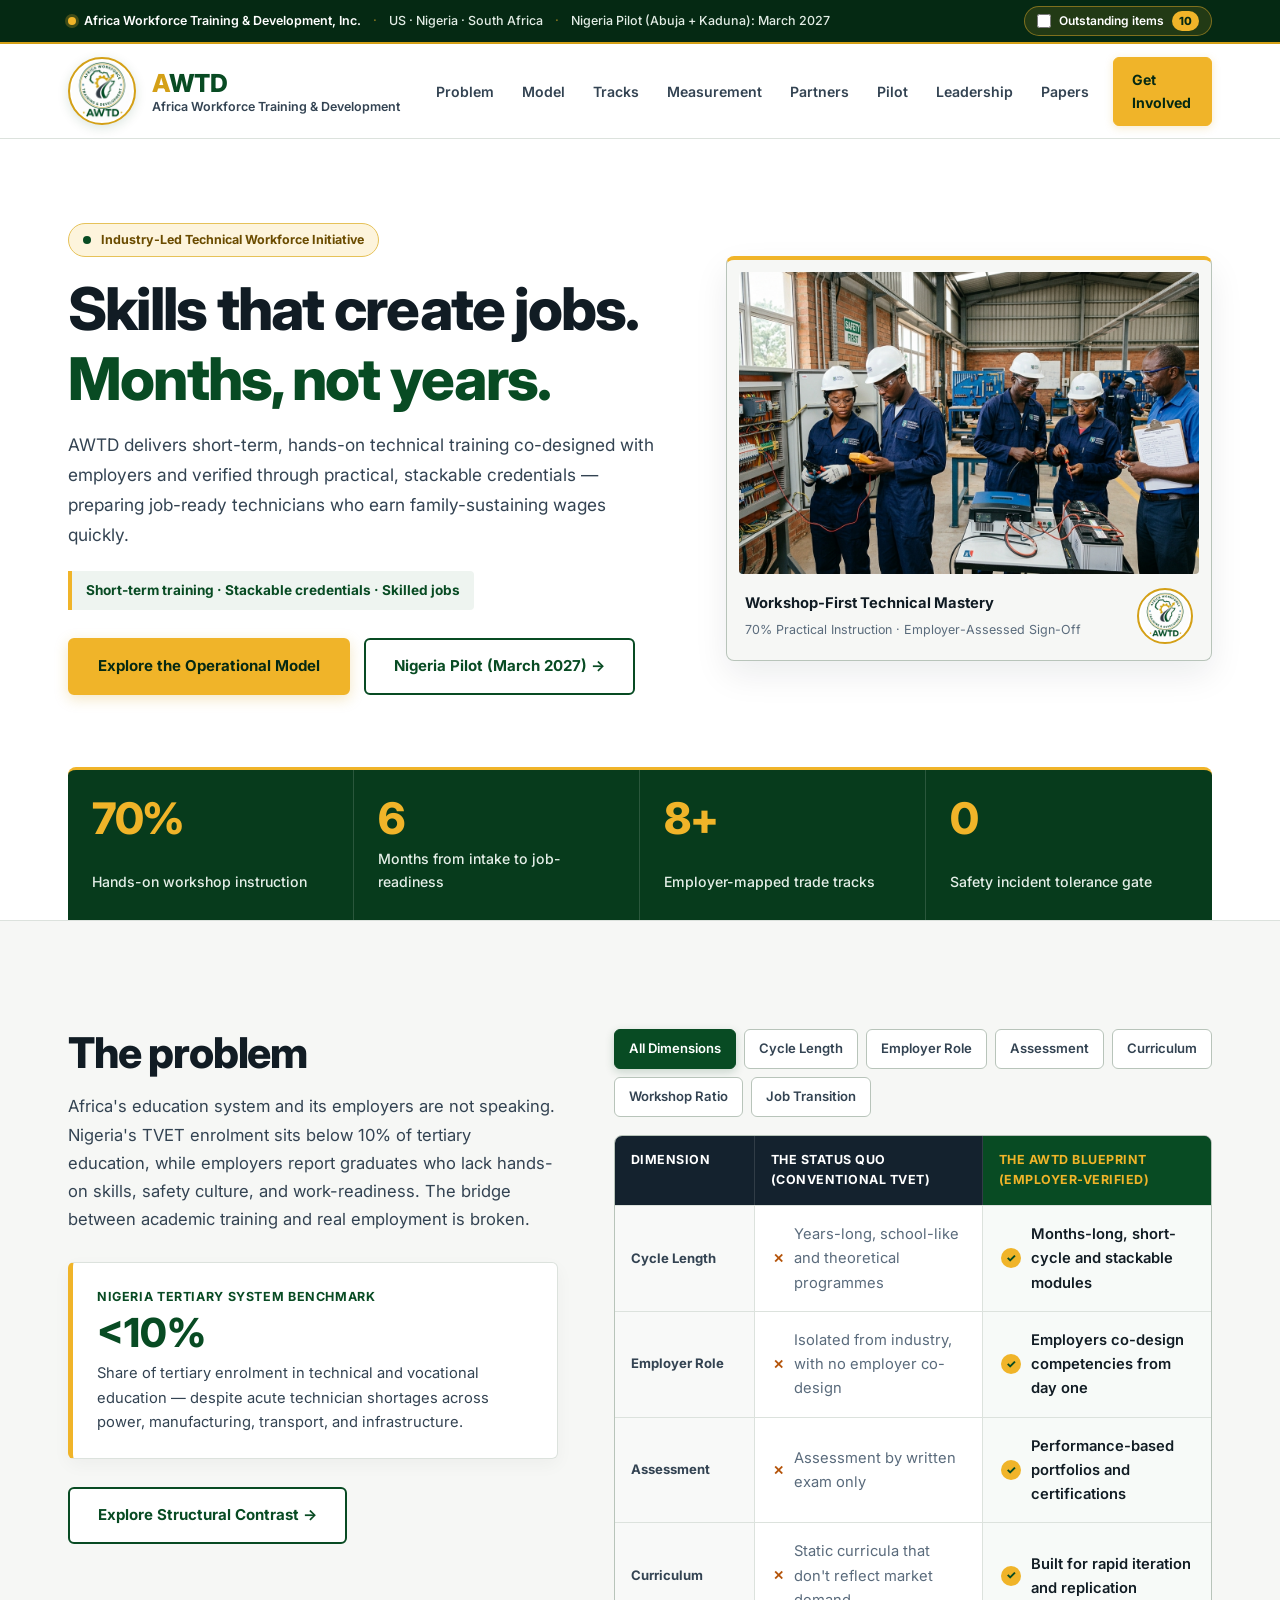
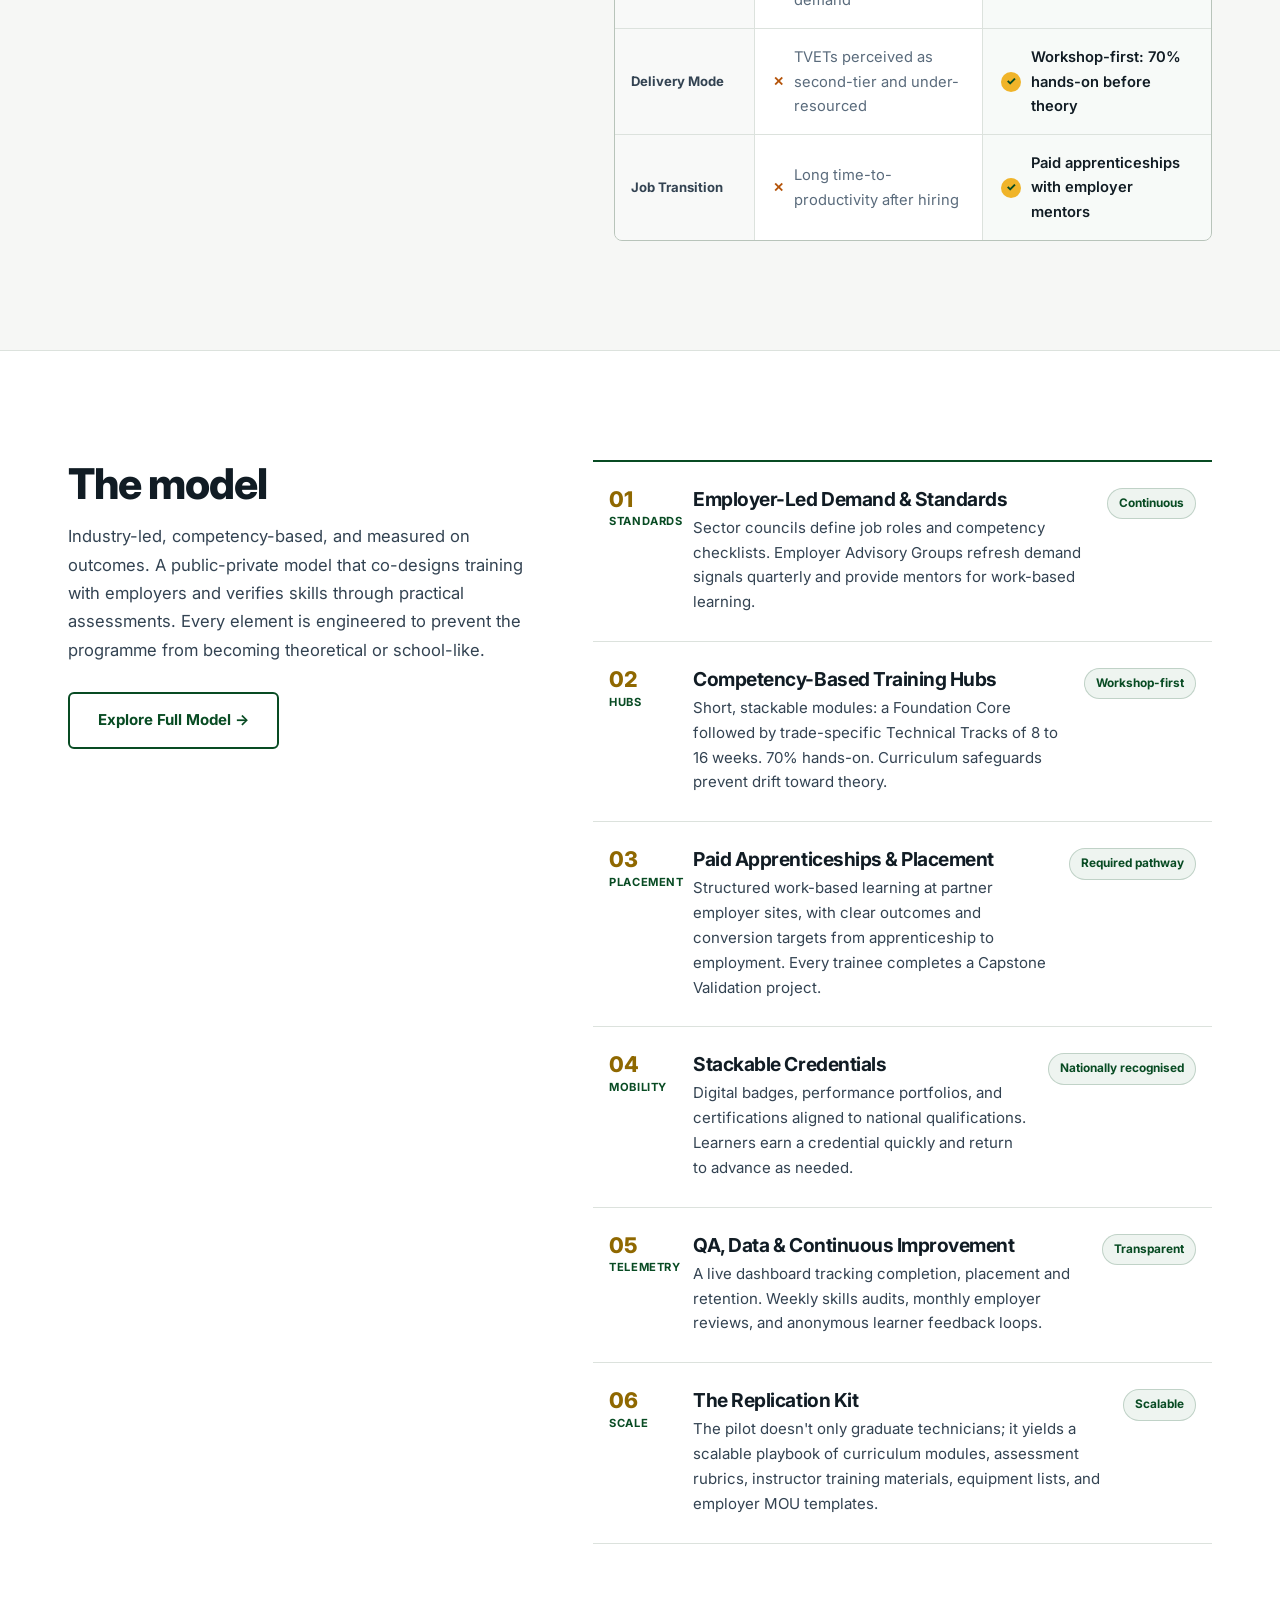
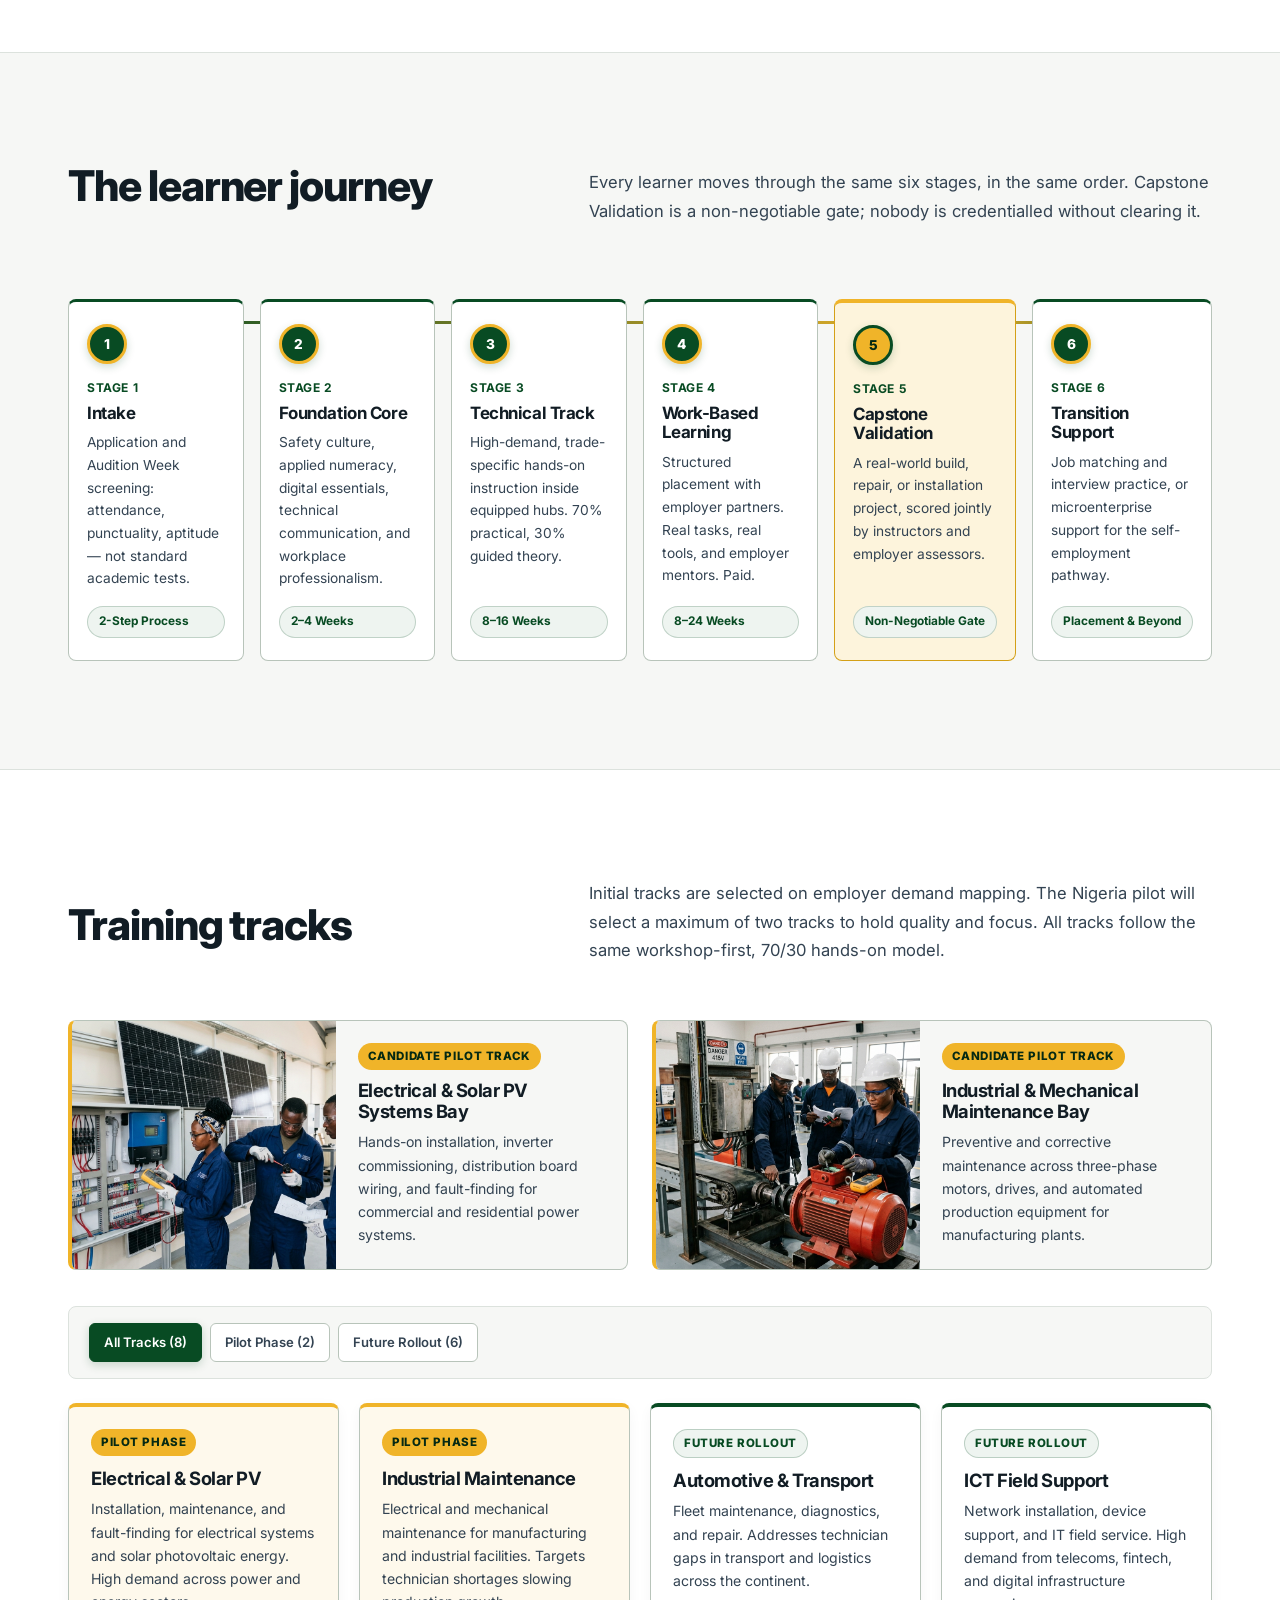
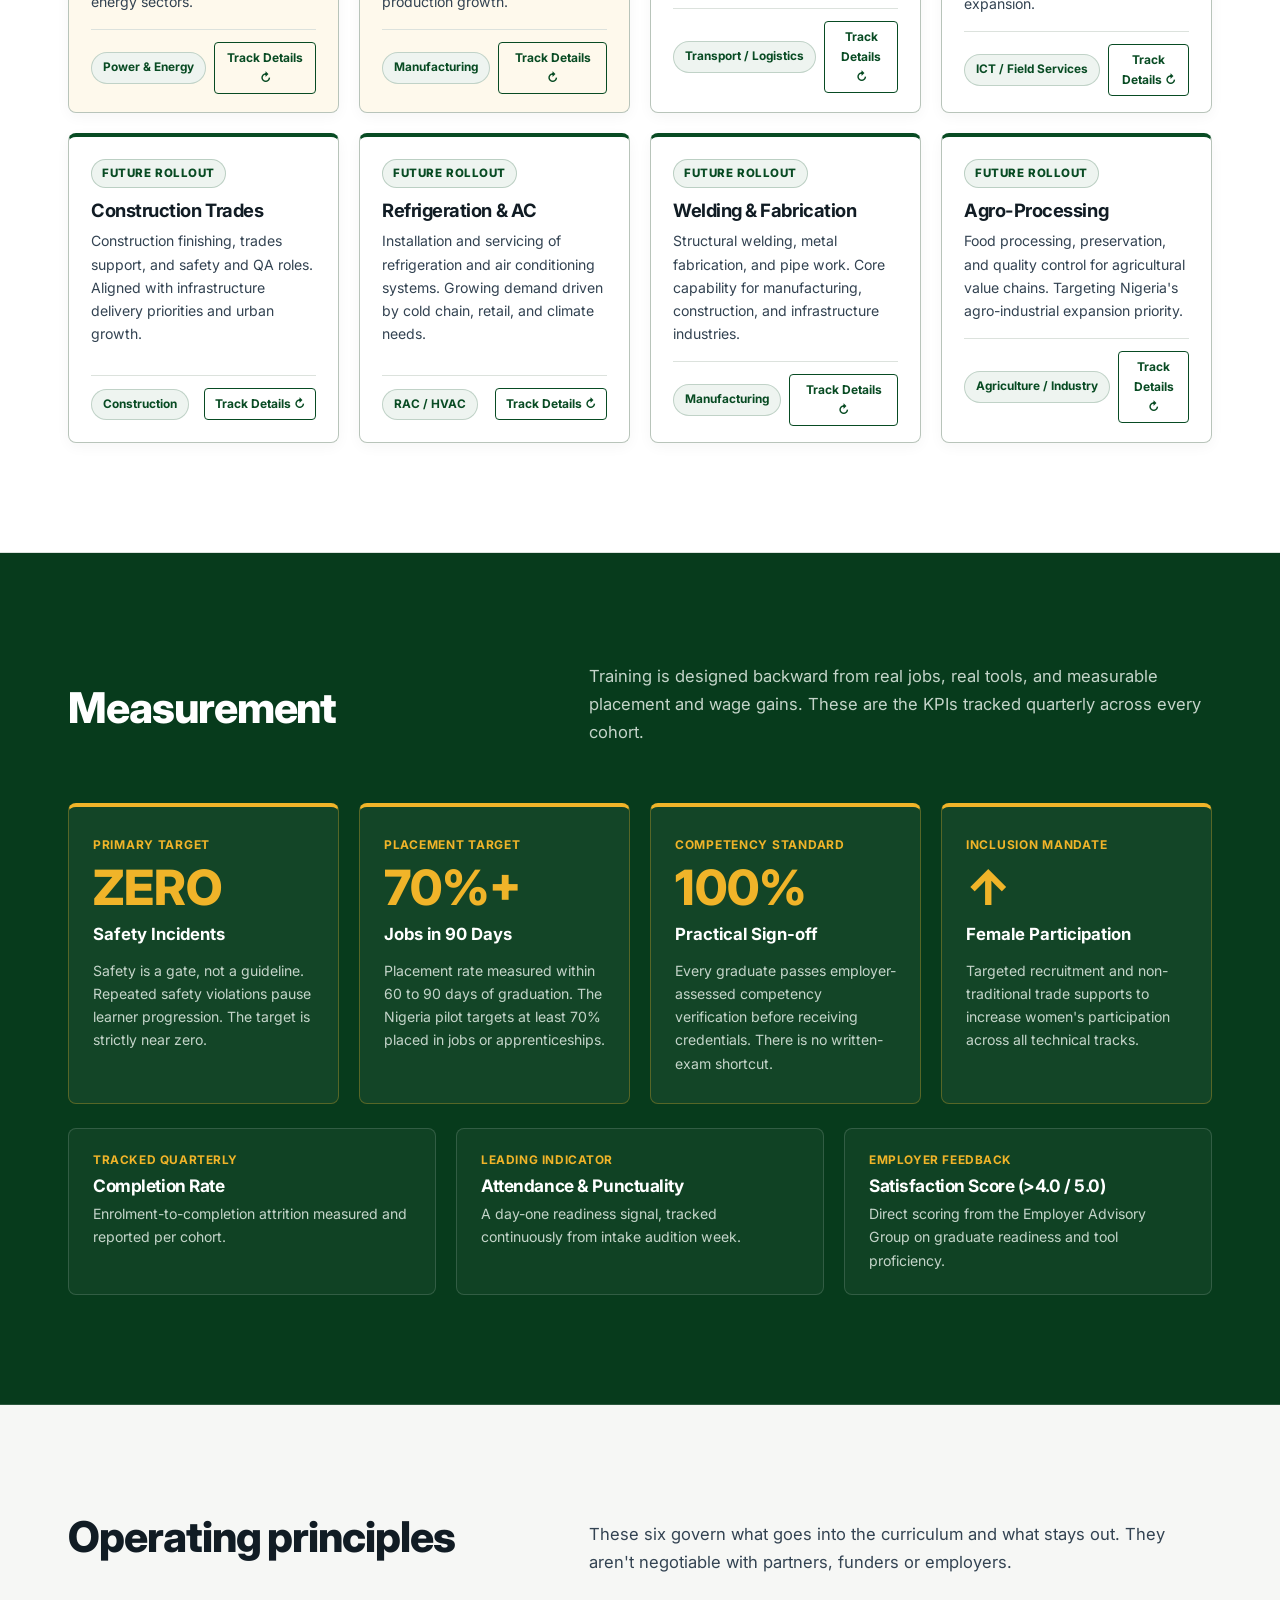
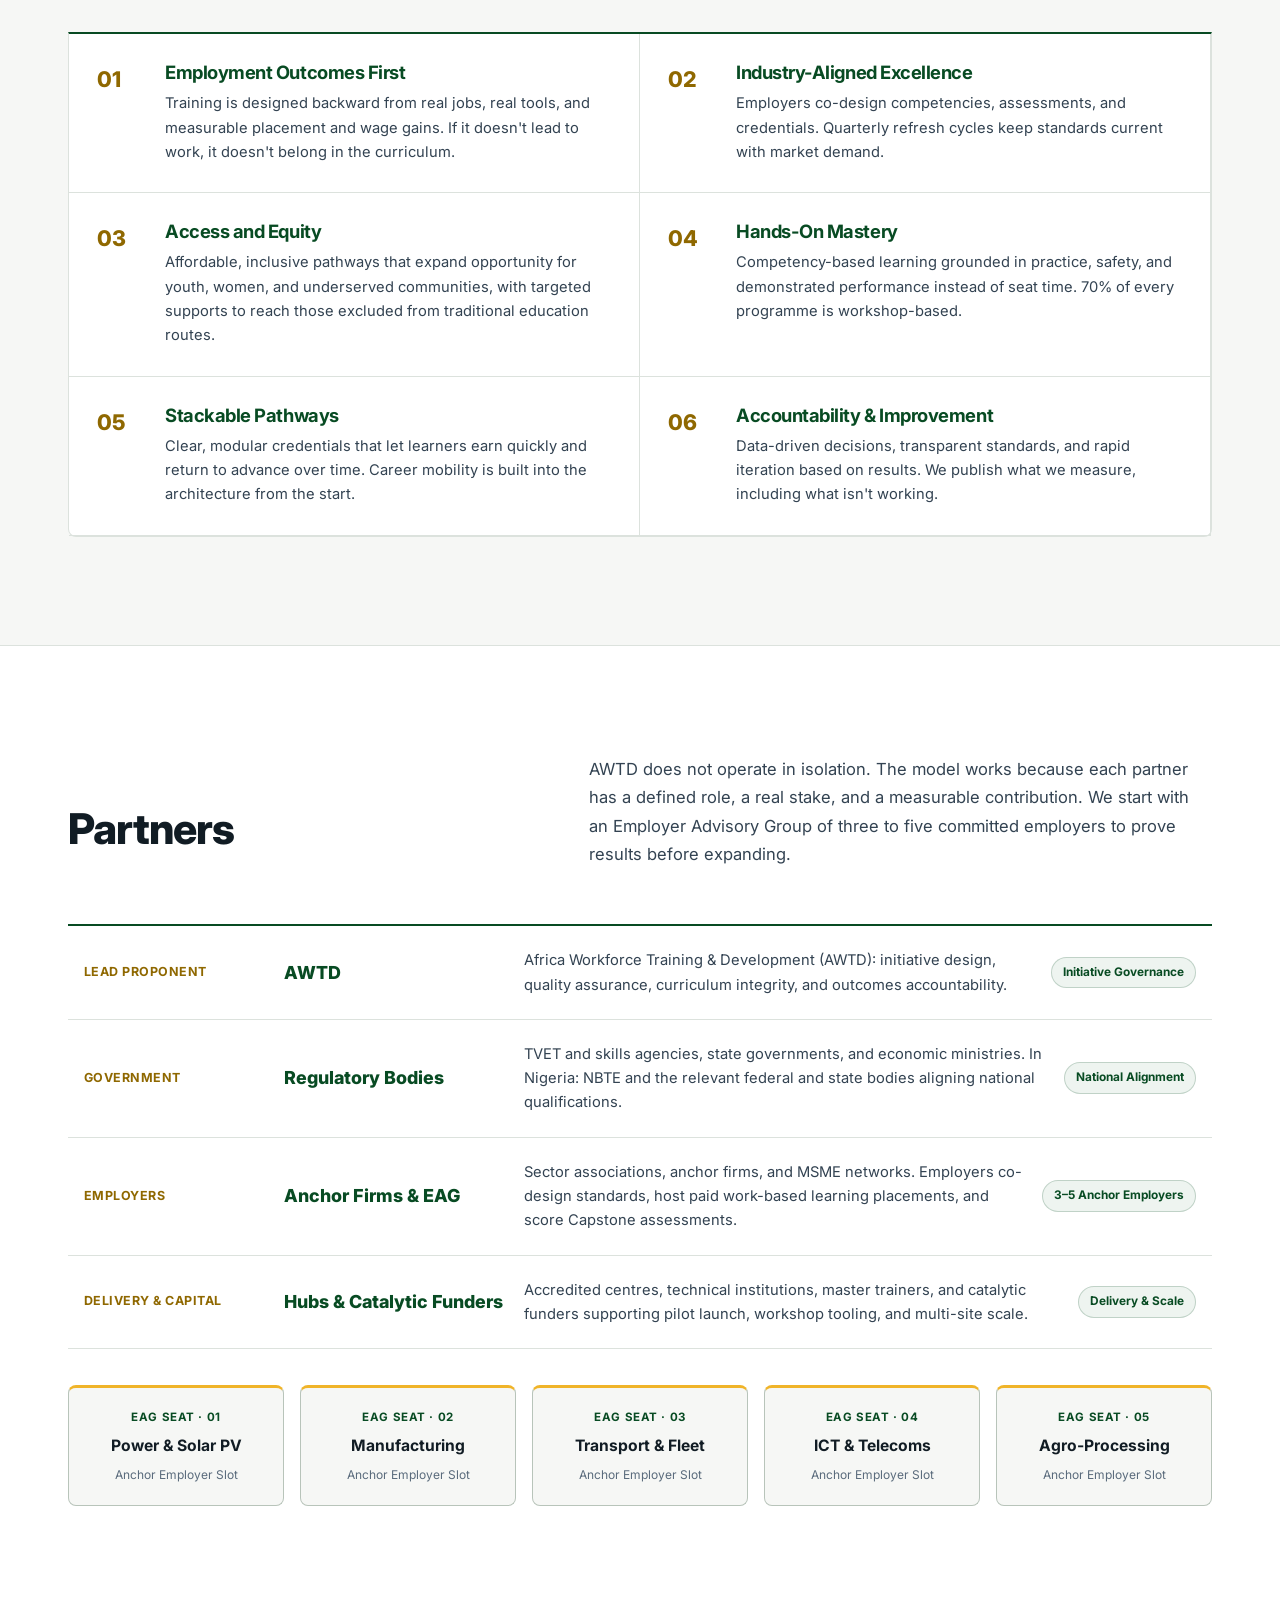
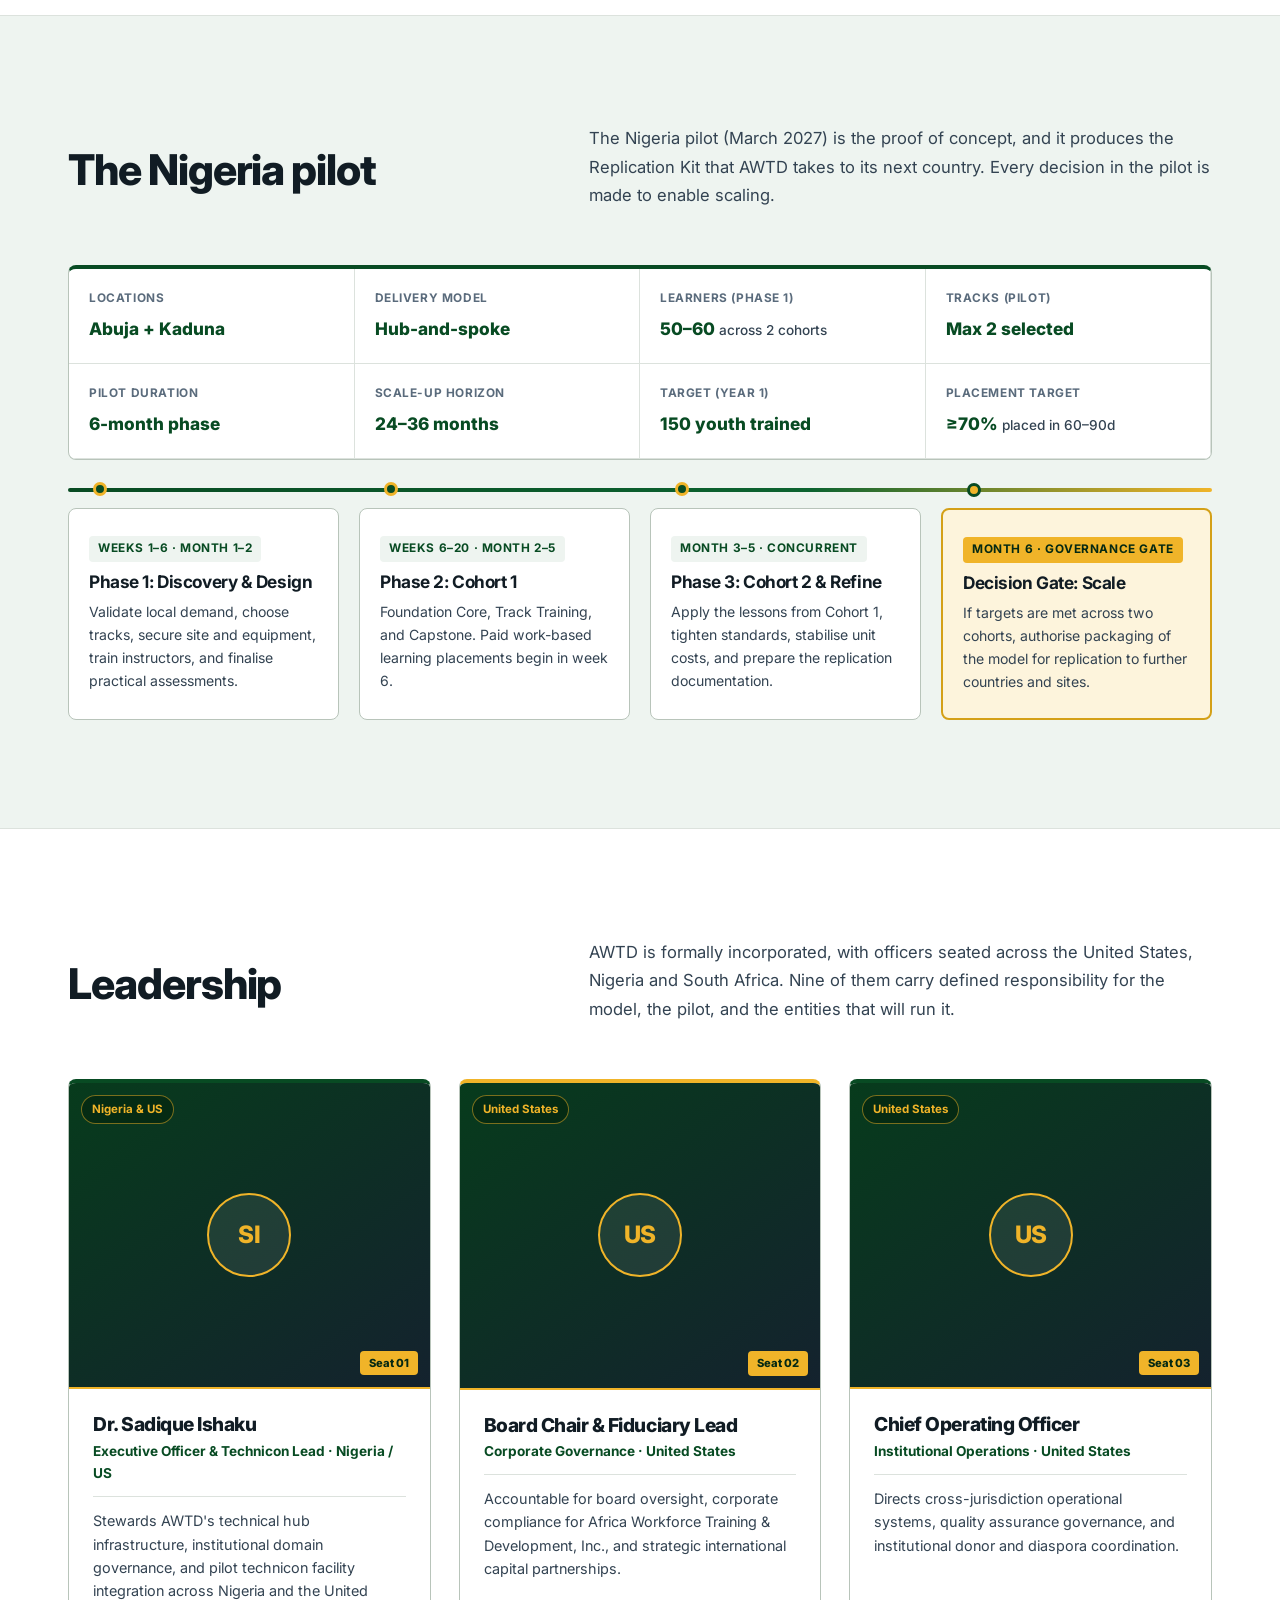
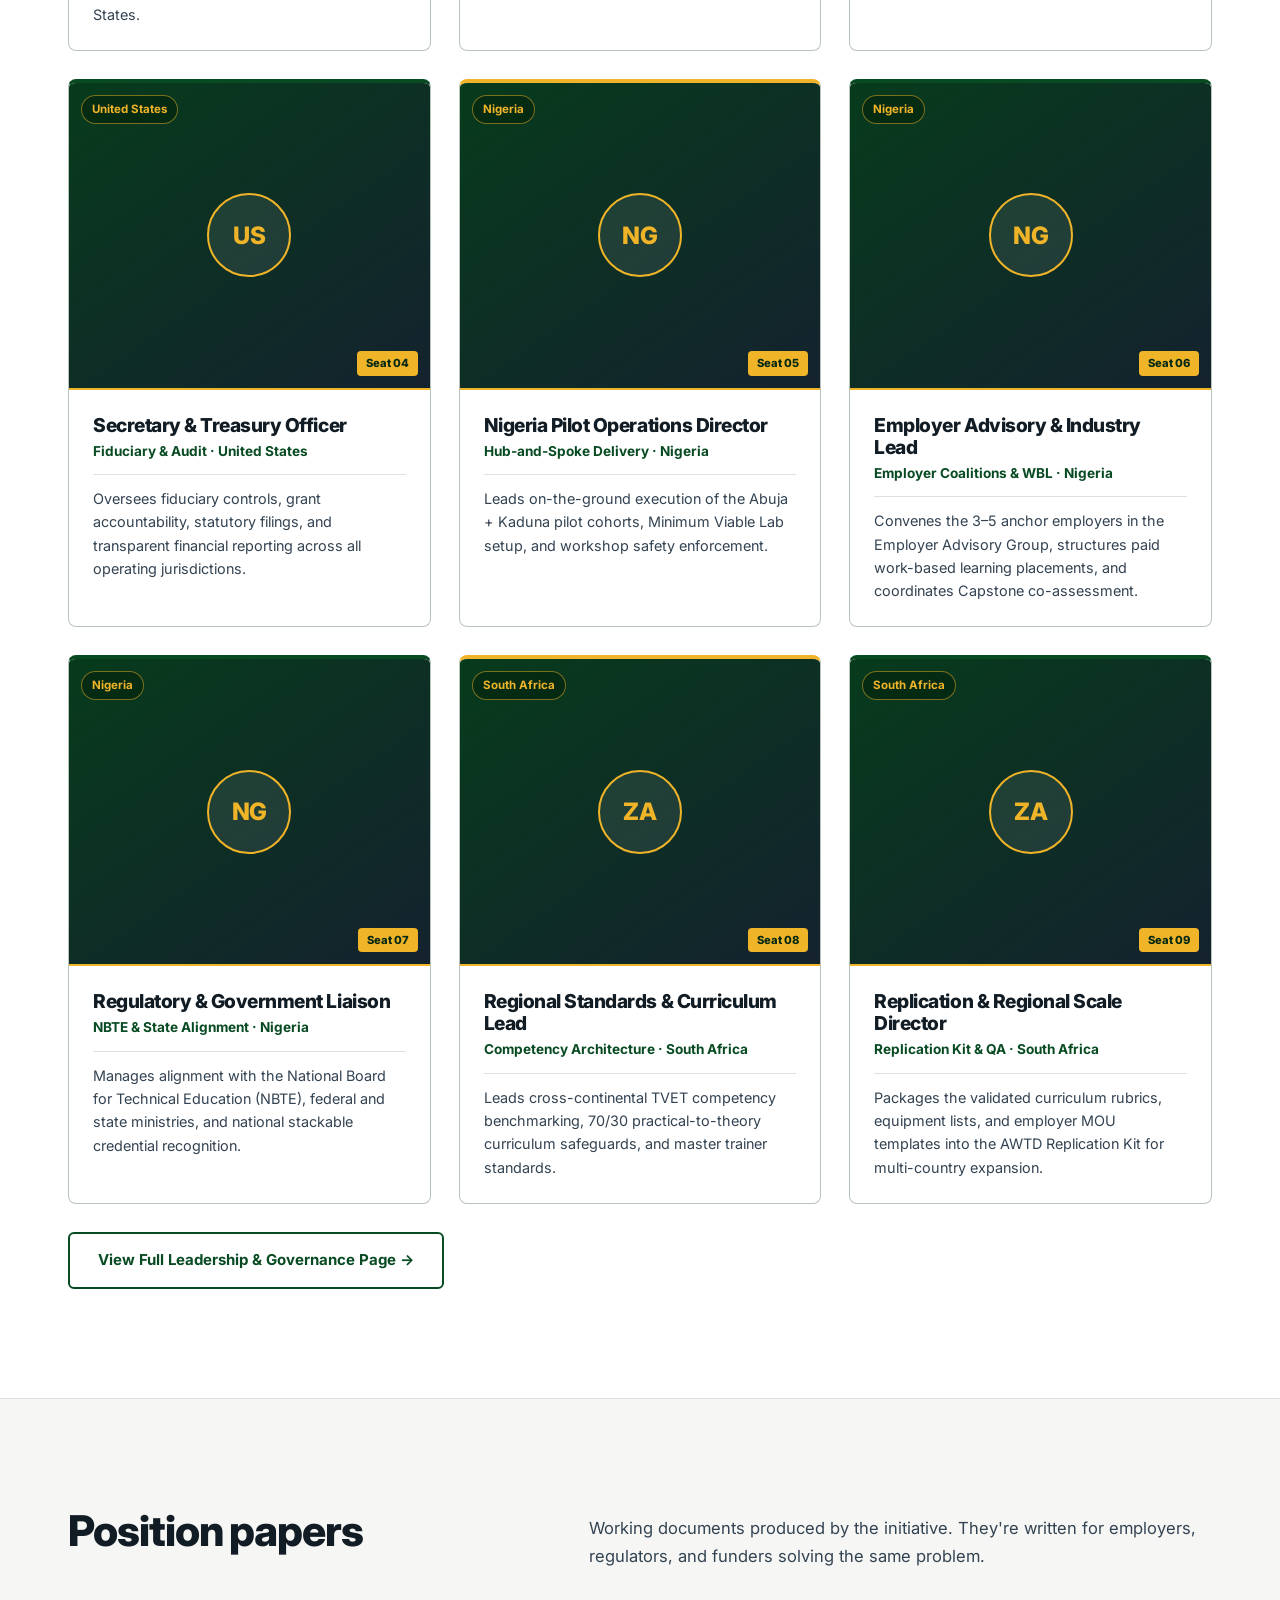
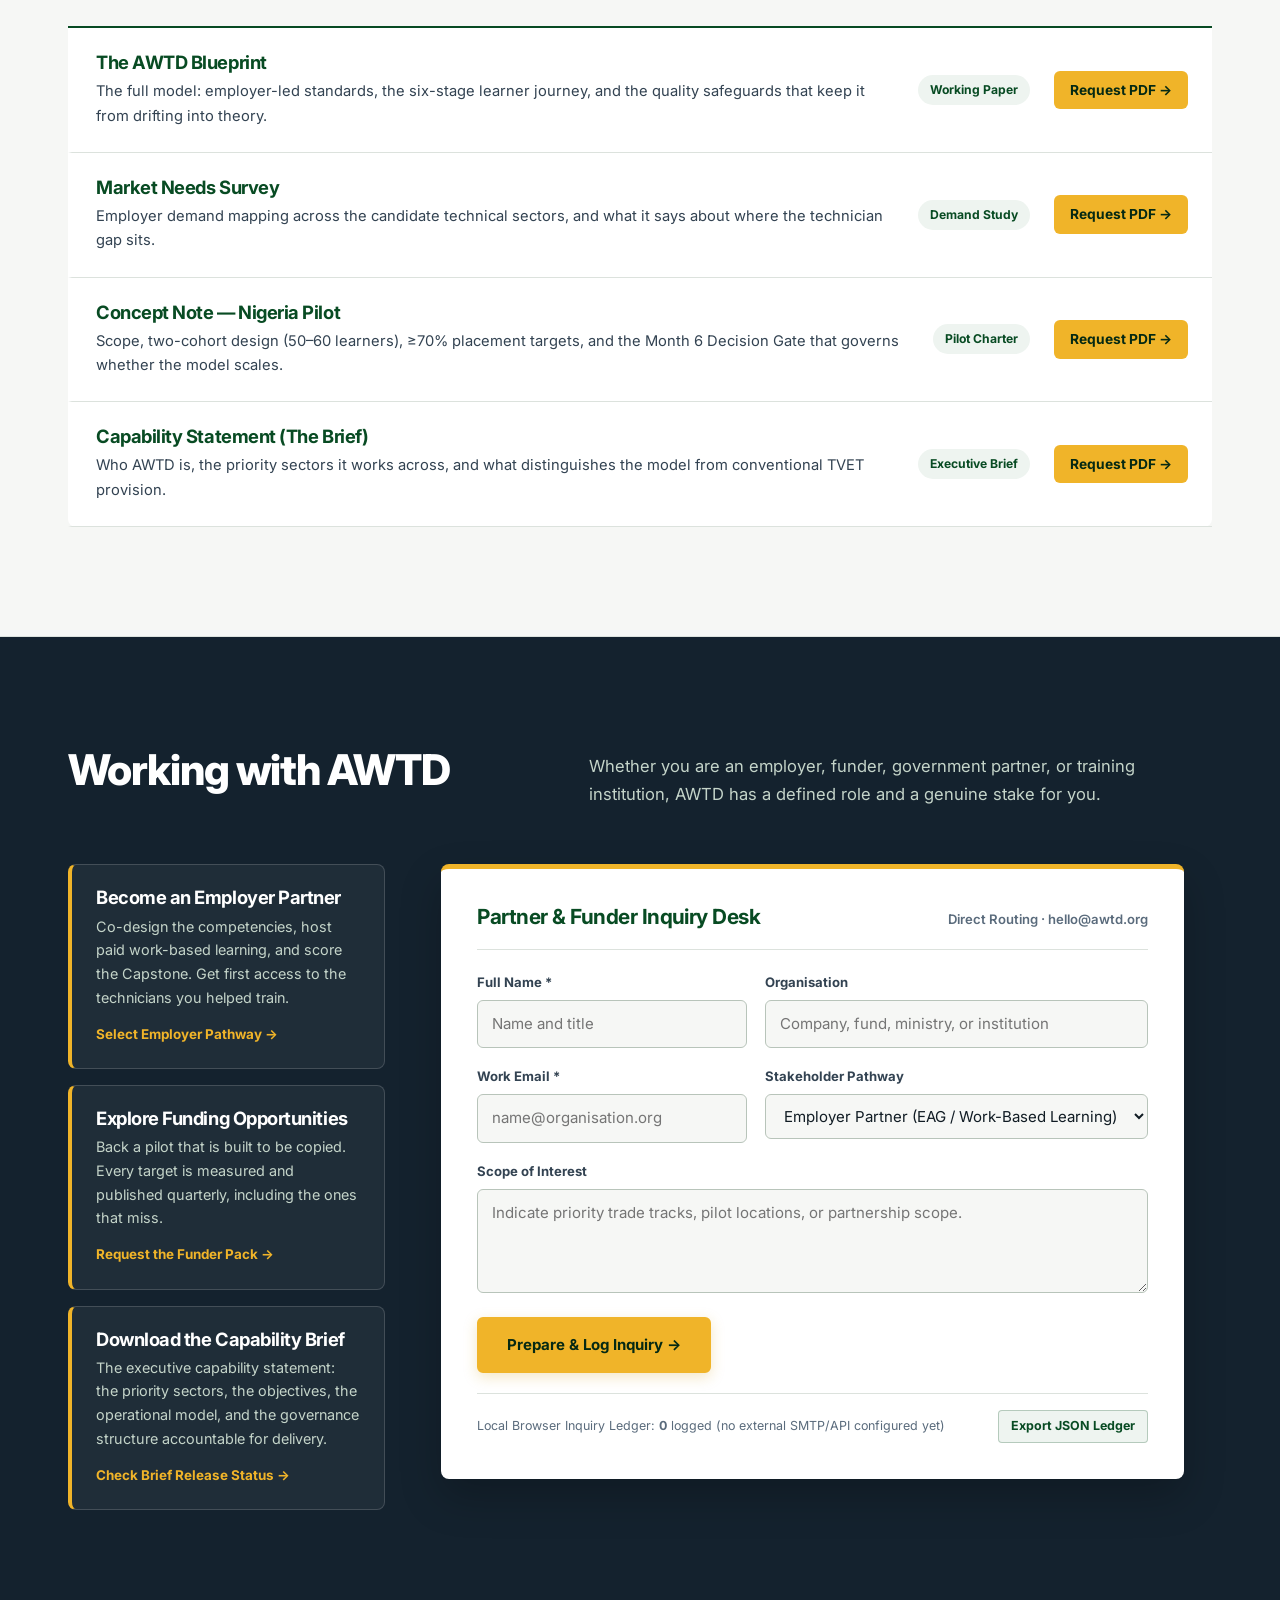
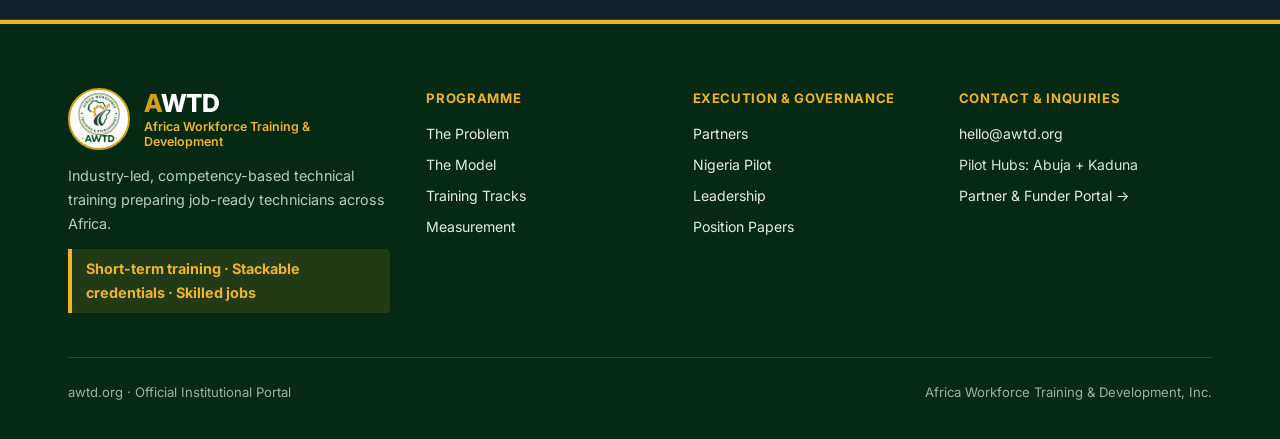
<file: index.html>
<!DOCTYPE html>
<html lang="en">
<head>
  <meta charset="UTF-8">
  <meta name="viewport" content="width=device-width, initial-scale=1.0, viewport-fit=cover">
  <meta name="claude:viewport-fit-sides" content="cover">
  <meta name="description" content="Africa Workforce Training & Development (AWTD) — Industry-led technical training delivering short-term, hands-on training and stackable credentials across Africa.">
  <title>AWTD — Africa Workforce Training &amp; Development</title>
  <link rel="icon" type="image/jpeg" href="04%20Logos/awtd-official-logo.jpg">
  <link rel="preconnect" href="https://fonts.googleapis.com">
  <link rel="preconnect" href="https://fonts.gstatic.com" crossorigin>
  <link rel="stylesheet" href="https://fonts.googleapis.com/css2?family=Inter:wght@400;500;600;700;800&display=swap">
  <link rel="stylesheet" href="css/styles.css">
</head>
<body>

<a class="skip-link" href="#mainContent">Skip to content</a>

<!-- ── INSTITUTIONAL TOP BAR ─────────────────────────────────── -->
<div class="topbar" role="region" aria-label="Institutional status and governance controls">
  <div class="wrap topbar-in">
    <div class="topbar-meta">
      <span class="topbar-badge">
        <span class="topbar-dot" aria-hidden="true"></span>
        <span data-config="legal-name">Africa Workforce Training &amp; Development, Inc.</span>
      </span>
      <span class="topbar-sep topbar-hide-sm" aria-hidden="true">·</span>
      <span class="topbar-hide-sm">US · Nigeria · South Africa</span>
      <span class="topbar-sep topbar-hide-sm" aria-hidden="true">·</span>
      <span class="topbar-hide-sm">Nigeria Pilot (<span data-config="pilot-cities">Abuja + Kaduna</span>): March 2027</span>
    </div>
    <label class="switch" title="Highlight slots awaiting final board sign-off or asset clearance">
      <input type="checkbox" id="reviewToggle" role="switch" aria-checked="false">
      <span>Outstanding items</span>
      <span class="switch-count" id="reviewCount" aria-label="Number of outstanding items">9</span>
    </label>
  </div>
</div>

<!-- ── PRIMARY NAVIGATION ────────────────────────────────────── -->
<nav class="nav" aria-label="Primary Navigation">
  <div class="wrap nav-in">
    <a class="mark" href="index.html" aria-label="AWTD — Africa Workforce Training & Development Home">
      <img class="mark-seal" src="04%20Logos/awtd-official-logo.jpg" alt="Official AWTD Logo" width="68" height="68">
      <div class="mark-text">
        <span class="mark-glyph"><em>A</em>WTD</span>
        <span class="mark-sub">Africa Workforce Training &amp; Development</span>
      </div>
    </a>

    <button class="nav-toggle" id="navToggle" type="button" aria-expanded="false" aria-controls="navLinks" aria-label="Toggle navigation menu">
      <span class="nav-toggle-bar"></span>
      <span class="nav-toggle-bar"></span>
      <span class="nav-toggle-bar"></span>
    </button>

    <div class="nav-links" id="navLinks">
      <a href="problem.html">Problem</a>
      <a href="model.html">Model</a>
      <a href="tracks.html">Tracks</a>
      <a href="measurement.html">Measurement</a>
      <a href="partners.html">Partners</a>
      <a href="pilot.html">Pilot</a>
      <a href="leadership.html">Leadership</a>
      <a href="papers.html">Papers</a>
      <a class="nav-cta" href="get-involved.html">Get Involved</a>
    </div>
  </div>

  <!-- ── BOARD REVIEW & LIVE SINGLE-SOURCE CONFIG BAR ──────────── -->
  <div class="review-bar" role="region" aria-label="Outstanding items review bar">
    <div class="wrap review-bar-in">
      <span>BOARD REVIEW MODE ACTIVE · Dashed gold borders mark slots awaiting final asset delivery or board sign-off.</span>
      <div class="review-bar-actions">
        <div class="review-city-editor" title="Single-source pilot cities field — updates every reference across the site">
          <label for="reviewCityInput">Pilot Cities:</label>
          <input type="text" id="reviewCityInput" value="Abuja + Kaduna" aria-label="Edit single-source pilot cities">
          <button type="button" class="review-city-save" id="reviewCitySaveBtn">Apply</button>
        </div>
        <button type="button" class="review-jump-btn" id="reviewNextBtn">Next outstanding item →</button>
      </div>
    </div>
  </div>
</nav>

<main id="mainContent">

  <!-- ── HERO ──────────────────────────────────────────────────── -->
  <header class="hero" id="top">
    <div class="wrap">
      <div class="hero-editorial">
        <div class="hero-copy">
          <div class="hero-kicker">
            <span class="hero-kicker-dot" aria-hidden="true"></span>
            <span>Industry-Led Technical Workforce Initiative</span>
          </div>
          <h1>Skills that create jobs.<em>Months, not years.</em></h1>
          <p class="hero-lead">AWTD delivers short-term, hands-on technical training co-designed with employers and verified through practical, stackable credentials — preparing job-ready technicians who earn family-sustaining wages quickly.</p>
          <p class="strap">Short-term training · Stackable credentials · Skilled jobs</p>
          <div class="btns">
            <a class="btn btn-p" href="#model">Explore the Operational Model</a>
            <a class="btn btn-s" href="#pilot">Nigeria Pilot (March 2027) →</a>
          </div>
        </div>

        <div class="hero-frame pend">
          <div class="hero-plate">
            <img class="hero-photo" src="05%20Images/hero-workshop.jpg" alt="Technical trainees wiring an industrial electrical distribution panel and solar inverter under instructor competency supervision" width="800" height="540">
            <div class="hero-caption-bar">
              <div class="hero-caption-meta">
                <strong>Workshop-First Technical Mastery</strong>
                <span>70% Practical Instruction · Employer-Assessed Sign-Off</span>
              </div>
              <img class="hero-seal-badge" src="04%20Logos/awtd-official-logo.jpg" alt="Official AWTD Emblem" width="56" height="56">
            </div>
          </div>
          <div class="pend-note">AWAITING · Site-specific photography from Dr Sadique Ishaku's technicon and pilot site board members will be slotted here as received.</div>
        </div>
      </div>

      <!-- 4-Column Key Programme Figures -->
      <div class="stats-ledger" aria-label="Key Programme Figures">
        <div class="stat-cell">
          <b data-stat-target="70" data-stat-suffix="%">70%</b>
          <span>Hands-on workshop instruction</span>
        </div>
        <div class="stat-cell">
          <b data-stat-target="6" data-stat-suffix="">6</b>
          <span>Months from intake to job-readiness</span>
        </div>
        <div class="stat-cell">
          <b data-stat-target="8" data-stat-suffix="+">8+</b>
          <span>Employer-mapped trade tracks</span>
        </div>
        <div class="stat-cell">
          <b data-stat-target="0" data-stat-suffix="">0</b>
          <span>Safety incident tolerance gate</span>
        </div>
      </div>
    </div>
  </header>

  <!-- ── THE PROBLEM ───────────────────────────────────────────── -->
  <section class="band band--stone reveal" id="problem" aria-labelledby="heading-problem">
    <div class="wrap">
      <div class="problem-layout">
        <div class="problem-narrative">
          <h2 class="h-sec" id="heading-problem">The problem</h2>
          <p class="lead">Africa's education system and its employers are not speaking. Nigeria's TVET enrolment sits below 10% of tertiary education, while employers report graduates who lack hands-on skills, safety culture, and work-readiness. The bridge between academic training and real employment is broken.</p>

          <div class="problem-callout">
            <span class="problem-callout-label">Nigeria Tertiary System Benchmark</span>
            <strong>&lt;10%</strong>
            <p>Share of tertiary enrolment in technical and vocational education — despite acute technician shortages across power, manufacturing, transport, and infrastructure.</p>
          </div>

          <div class="btns" style="margin-top:28px">
            <a class="btn btn-s" href="problem.html">Explore Structural Contrast →</a>
          </div>
        </div>

        <div>
          <div class="contrast-controls" role="group" aria-label="Filter comparison dimensions">
            <button type="button" class="filter-btn is-active" data-contrast-dim="all" aria-pressed="true">All Dimensions</button>
            <button type="button" class="filter-btn" data-contrast-dim="cycle" aria-pressed="false">Cycle Length</button>
            <button type="button" class="filter-btn" data-contrast-dim="industry" aria-pressed="false">Employer Role</button>
            <button type="button" class="filter-btn" data-contrast-dim="assessment" aria-pressed="false">Assessment</button>
            <button type="button" class="filter-btn" data-contrast-dim="curriculum" aria-pressed="false">Curriculum</button>
            <button type="button" class="filter-btn" data-contrast-dim="workshop" aria-pressed="false">Workshop Ratio</button>
            <button type="button" class="filter-btn" data-contrast-dim="transition" aria-pressed="false">Job Transition</button>
          </div>

          <div class="comparison-table" role="region" aria-label="Status Quo versus AWTD Blueprint comparison matrix">
            <div class="comparison-head">
              <span>Dimension</span>
              <span>The Status Quo (Conventional TVET)</span>
              <span>The AWTD Blueprint (Employer-Verified)</span>
            </div>

            <div class="comparison-row" data-dim="cycle">
              <div class="comparison-dim">Cycle Length</div>
              <div class="comparison-cell comparison-cell--quo">Years-long, school-like and theoretical programmes</div>
              <div class="comparison-cell comparison-cell--awtd">Months-long, short-cycle and stackable modules</div>
            </div>

            <div class="comparison-row" data-dim="industry">
              <div class="comparison-dim">Employer Role</div>
              <div class="comparison-cell comparison-cell--quo">Isolated from industry, with no employer co-design</div>
              <div class="comparison-cell comparison-cell--awtd">Employers co-design competencies from day one</div>
            </div>

            <div class="comparison-row" data-dim="assessment">
              <div class="comparison-dim">Assessment</div>
              <div class="comparison-cell comparison-cell--quo">Assessment by written exam only</div>
              <div class="comparison-cell comparison-cell--awtd">Performance-based portfolios and certifications</div>
            </div>

            <div class="comparison-row" data-dim="curriculum">
              <div class="comparison-dim">Curriculum</div>
              <div class="comparison-cell comparison-cell--quo">Static curricula that don't reflect market demand</div>
              <div class="comparison-cell comparison-cell--awtd">Built for rapid iteration and replication</div>
            </div>

            <div class="comparison-row" data-dim="workshop">
              <div class="comparison-dim">Delivery Mode</div>
              <div class="comparison-cell comparison-cell--quo">TVETs perceived as second-tier and under-resourced</div>
              <div class="comparison-cell comparison-cell--awtd">Workshop-first: 70% hands-on before theory</div>
            </div>

            <div class="comparison-row" data-dim="transition">
              <div class="comparison-dim">Job Transition</div>
              <div class="comparison-cell comparison-cell--quo">Long time-to-productivity after hiring</div>
              <div class="comparison-cell comparison-cell--awtd">Paid apprenticeships with employer mentors</div>
            </div>
          </div>
        </div>
      </div>
    </div>
  </section>

  <!-- ── THE MODEL ─────────────────────────────────────────────── -->
  <section class="band reveal" id="model" aria-labelledby="heading-model">
    <div class="wrap">
      <div class="editorial-split">
        <div class="editorial-spine">
          <h2 class="h-sec" id="heading-model">The model</h2>
          <p class="lead">Industry-led, competency-based, and measured on outcomes. A public-private model that co-designs training with employers and verifies skills through practical assessments. Every element is engineered to prevent the programme from becoming theoretical or school-like.</p>
          <div class="btns" style="margin-top:28px">
            <a class="btn btn-s" href="model.html">Explore Full Model →</a>
          </div>
        </div>

        <div class="spine-list" role="list">
          <article class="spine-row" role="listitem">
            <div class="spine-num">01<span>Standards</span></div>
            <div class="spine-body">
              <h3>Employer-Led Demand &amp; Standards</h3>
              <p>Sector councils define job roles and competency checklists. Employer Advisory Groups refresh demand signals quarterly and provide mentors for work-based learning.</p>
            </div>
            <div class="spine-meta">
              <span class="tag">Continuous</span>
            </div>
          </article>

          <article class="spine-row" role="listitem">
            <div class="spine-num">02<span>Hubs</span></div>
            <div class="spine-body">
              <h3>Competency-Based Training Hubs</h3>
              <p>Short, stackable modules: a Foundation Core followed by trade-specific Technical Tracks of 8 to 16 weeks. 70% hands-on. Curriculum safeguards prevent drift toward theory.</p>
            </div>
            <div class="spine-meta">
              <span class="tag">Workshop-first</span>
            </div>
          </article>

          <article class="spine-row" role="listitem">
            <div class="spine-num">03<span>Placement</span></div>
            <div class="spine-body">
              <h3>Paid Apprenticeships &amp; Placement</h3>
              <p>Structured work-based learning at partner employer sites, with clear outcomes and conversion targets from apprenticeship to employment. Every trainee completes a Capstone Validation project.</p>
            </div>
            <div class="spine-meta">
              <span class="tag">Required pathway</span>
            </div>
          </article>

          <article class="spine-row" role="listitem">
            <div class="spine-num">04<span>Mobility</span></div>
            <div class="spine-body">
              <h3>Stackable Credentials</h3>
              <p>Digital badges, performance portfolios, and certifications aligned to national qualifications. Learners earn a credential quickly and return to advance as needed.</p>
            </div>
            <div class="spine-meta">
              <span class="tag">Nationally recognised</span>
            </div>
          </article>

          <article class="spine-row" role="listitem">
            <div class="spine-num">05<span>Telemetry</span></div>
            <div class="spine-body">
              <h3>QA, Data &amp; Continuous Improvement</h3>
              <p>A live dashboard tracking completion, placement and retention. Weekly skills audits, monthly employer reviews, and anonymous learner feedback loops.</p>
            </div>
            <div class="spine-meta">
              <span class="tag">Transparent</span>
            </div>
          </article>

          <article class="spine-row" role="listitem">
            <div class="spine-num">06<span>Scale</span></div>
            <div class="spine-body">
              <h3>The Replication Kit</h3>
              <p>The pilot doesn't only graduate technicians; it yields a scalable playbook of curriculum modules, assessment rubrics, instructor training materials, equipment lists, and employer MOU templates.</p>
            </div>
            <div class="spine-meta">
              <span class="tag">Scalable</span>
            </div>
          </article>
        </div>
      </div>
    </div>
  </section>

  <!-- ── THE LEARNER JOURNEY ───────────────────────────────────── -->
  <section class="band band--stone reveal" id="journey" aria-labelledby="heading-journey">
    <div class="wrap">
      <div class="sec-head">
        <div>
          <h2 class="h-sec" id="heading-journey">The learner journey</h2>
        </div>
        <p class="lead">Every learner moves through the same six stages, in the same order. Capstone Validation is a non-negotiable gate; nobody is credentialled without clearing it.</p>
      </div>

      <div class="pend">
        <div class="pipeline-track" role="list" aria-label="Six-stage learner progression">
          <div class="pipeline-stage" role="listitem">
            <div class="pipeline-node" aria-hidden="true">1</div>
            <span class="step-n">Stage 1</span>
            <h3>Intake</h3>
            <p>Application and Audition Week screening: attendance, punctuality, aptitude — not standard academic tests.</p>
            <span class="tag">2-Step Process</span>
          </div>

          <div class="pipeline-stage" role="listitem">
            <div class="pipeline-node" aria-hidden="true">2</div>
            <span class="step-n">Stage 2</span>
            <h3>Foundation Core</h3>
            <p>Safety culture, applied numeracy, digital essentials, technical communication, and workplace professionalism.</p>
            <span class="tag">2–4 Weeks</span>
          </div>

          <div class="pipeline-stage" role="listitem">
            <div class="pipeline-node" aria-hidden="true">3</div>
            <span class="step-n">Stage 3</span>
            <h3>Technical Track</h3>
            <p>High-demand, trade-specific hands-on instruction inside equipped hubs. 70% practical, 30% guided theory.</p>
            <span class="tag">8–16 Weeks</span>
          </div>

          <div class="pipeline-stage" role="listitem">
            <div class="pipeline-node" aria-hidden="true">4</div>
            <span class="step-n">Stage 4</span>
            <h3>Work-Based Learning</h3>
            <p>Structured placement with employer partners. Real tasks, real tools, and employer mentors. Paid.</p>
            <span class="tag">8–24 Weeks</span>
          </div>

          <div class="pipeline-stage pipeline-stage--gate" role="listitem">
            <div class="pipeline-node" aria-hidden="true">5</div>
            <span class="step-n">Stage 5</span>
            <h3>Capstone Validation</h3>
            <p>A real-world build, repair, or installation project, scored jointly by instructors and employer assessors.</p>
            <span class="tag">Non-Negotiable Gate</span>
          </div>

          <div class="pipeline-stage" role="listitem">
            <div class="pipeline-node" aria-hidden="true">6</div>
            <span class="step-n">Stage 6</span>
            <h3>Transition Support</h3>
            <p>Job matching and interview practice, or microenterprise support for the self-employment pathway.</p>
            <span class="tag">Placement &amp; Beyond</span>
          </div>
        </div>
        <div class="pend-note">DURATION CONFIRMATION · Stages 2 (Foundation Core) and 4 (Work-Based Learning) durations are being confirmed against the updated training design.</div>
      </div>
    </div>
  </section>

  <!-- ── TRAINING TRACKS ───────────────────────────────────────── -->
  <section class="band reveal" id="tracks" aria-labelledby="heading-tracks">
    <div class="wrap">
      <div class="sec-head">
        <div>
          <h2 class="h-sec" id="heading-tracks">Training tracks</h2>
        </div>
        <p class="lead">Initial tracks are selected on employer demand mapping. The Nigeria pilot will select a maximum of two tracks to hold quality and focus. All tracks follow the same workshop-first, 70/30 hands-on model.</p>
      </div>

      <!-- Documentary Workshop Strip -->
      <div class="workshop-feature-strip" aria-label="Candidate pilot workshop environments">
        <div class="workshop-feature-item">
          <img src="05%20Images/solar-electrical-bay.jpg" alt="Trainees testing solar photovoltaic panels and electrical distribution switchgear" width="600" height="338" loading="lazy">
          <div class="workshop-feature-caption">
            <span class="chip">Candidate Pilot Track</span>
            <h3>Electrical &amp; Solar PV Systems Bay</h3>
            <p>Hands-on installation, inverter commissioning, distribution board wiring, and fault-finding for commercial and residential power systems.</p>
          </div>
        </div>
        <div class="workshop-feature-item">
          <img src="05%20Images/industrial-maintenance-bay.jpg" alt="Technicians diagnosing a three-phase industrial motor and automated conveyor system" width="600" height="338" loading="lazy">
          <div class="workshop-feature-caption">
            <span class="chip">Candidate Pilot Track</span>
            <h3>Industrial &amp; Mechanical Maintenance Bay</h3>
            <p>Preventive and corrective maintenance across three-phase motors, drives, and automated production equipment for manufacturing plants.</p>
          </div>
        </div>
      </div>

      <!-- Filter & Movable Pilot Status Toolbar -->
      <div class="tracks-toolbar" aria-label="Filter training tracks">
        <div class="track-filters" role="group" aria-label="Track phase filter">
          <button type="button" class="filter-btn is-active" data-track-filter="all" aria-pressed="true">All Tracks (8)</button>
          <button type="button" class="filter-btn" data-track-filter="pilot" aria-pressed="false">Pilot Phase (<span data-filter-count="pilot">2</span>)</button>
          <button type="button" class="filter-btn" data-track-filter="future" aria-pressed="false">Future Rollout (<span data-filter-count="future">6</span>)</button>
        </div>
        <span id="trackPilotStatus" style="font-size:0.84rem;font-weight:700;color:var(--forest)" aria-live="polite"></span>
      </div>

      <!-- 8 Interactive 3D Flip Dossier Cards -->
      <div class="tracks-flip-grid pend" id="tracksGrid">
        <!-- Track 1 -->
        <article class="track-card" data-track-id="electrical-solar" data-pilot="true">
          <div class="track-card-inner">
            <div class="track-face track-face--front">
              <div class="track-top">
                <span class="chip">Pilot phase</span>
              </div>
              <h3>Electrical &amp; Solar PV</h3>
              <p>Installation, maintenance, and fault-finding for electrical systems and solar photovoltaic energy. High demand across power and energy sectors.</p>
              <div class="track-footer">
                <div class="track-actions-row">
                  <span class="tag">Power &amp; Energy</span>
                  <button type="button" class="track-flip-btn" aria-expanded="false">Track Details ↻</button>
                </div>
                <button type="button" class="track-pilot-toggle">Remove Pilot chip</button>
              </div>
            </div>
            <div class="track-face track-face--back">
              <div class="track-top">
                <span class="track-back-eyebrow">Track Standard</span>
              </div>
              <h4>Electrical &amp; Solar PV</h4>
              <div class="track-spec-list">
                <div class="track-spec-row"><span>Workshop Ratio</span><strong>70% Practical / 30% Theory</strong></div>
                <div class="track-spec-row"><span>Track Duration</span><strong>8–16 Weeks + Paid WBL</strong></div>
                <div class="track-spec-row"><span>Sector</span><strong>Power &amp; Energy</strong></div>
                <div class="track-spec-row"><span>Sign-off Gate</span><strong>Capstone Validation Project</strong></div>
              </div>
              <div class="track-actions-row">
                <span class="tag">Employer-Verified</span>
                <button type="button" class="track-flip-btn" aria-expanded="true">← Back</button>
              </div>
            </div>
          </div>
        </article>

        <!-- Track 2 -->
        <article class="track-card" data-track-id="industrial-maintenance" data-pilot="true">
          <div class="track-card-inner">
            <div class="track-face track-face--front">
              <div class="track-top">
                <span class="chip">Pilot phase</span>
              </div>
              <h3>Industrial Maintenance</h3>
              <p>Electrical and mechanical maintenance for manufacturing and industrial facilities. Targets technician shortages slowing production growth.</p>
              <div class="track-footer">
                <div class="track-actions-row">
                  <span class="tag">Manufacturing</span>
                  <button type="button" class="track-flip-btn" aria-expanded="false">Track Details ↻</button>
                </div>
                <button type="button" class="track-pilot-toggle">Remove Pilot chip</button>
              </div>
            </div>
            <div class="track-face track-face--back">
              <div class="track-top">
                <span class="track-back-eyebrow">Track Standard</span>
              </div>
              <h4>Industrial Maintenance</h4>
              <div class="track-spec-list">
                <div class="track-spec-row"><span>Workshop Ratio</span><strong>70% Practical / 30% Theory</strong></div>
                <div class="track-spec-row"><span>Track Duration</span><strong>8–16 Weeks + Paid WBL</strong></div>
                <div class="track-spec-row"><span>Sector</span><strong>Manufacturing</strong></div>
                <div class="track-spec-row"><span>Sign-off Gate</span><strong>Capstone Validation Project</strong></div>
              </div>
              <div class="track-actions-row">
                <span class="tag">Employer-Verified</span>
                <button type="button" class="track-flip-btn" aria-expanded="true">← Back</button>
              </div>
            </div>
          </div>
        </article>

        <!-- Track 3 -->
        <article class="track-card" data-track-id="automotive-transport" data-pilot="false">
          <div class="track-card-inner">
            <div class="track-face track-face--front">
              <div class="track-top">
                <span class="chip chip--future">Future rollout</span>
              </div>
              <h3>Automotive &amp; Transport</h3>
              <p>Fleet maintenance, diagnostics, and repair. Addresses technician gaps in transport and logistics across the continent.</p>
              <div class="track-footer">
                <div class="track-actions-row">
                  <span class="tag">Transport / Logistics</span>
                  <button type="button" class="track-flip-btn" aria-expanded="false">Track Details ↻</button>
                </div>
                <button type="button" class="track-pilot-toggle">Set as Pilot track</button>
              </div>
            </div>
            <div class="track-face track-face--back">
              <div class="track-top">
                <span class="track-back-eyebrow">Track Standard</span>
              </div>
              <h4>Automotive &amp; Transport</h4>
              <div class="track-spec-list">
                <div class="track-spec-row"><span>Workshop Ratio</span><strong>70% Practical / 30% Theory</strong></div>
                <div class="track-spec-row"><span>Track Duration</span><strong>8–16 Weeks + Paid WBL</strong></div>
                <div class="track-spec-row"><span>Sector</span><strong>Transport / Logistics</strong></div>
                <div class="track-spec-row"><span>Sign-off Gate</span><strong>Capstone Validation Project</strong></div>
              </div>
              <div class="track-actions-row">
                <span class="tag">Employer-Verified</span>
                <button type="button" class="track-flip-btn" aria-expanded="true">← Back</button>
              </div>
            </div>
          </div>
        </article>

        <!-- Track 4 -->
        <article class="track-card" data-track-id="ict-field-support" data-pilot="false">
          <div class="track-card-inner">
            <div class="track-face track-face--front">
              <div class="track-top">
                <span class="chip chip--future">Future rollout</span>
              </div>
              <h3>ICT Field Support</h3>
              <p>Network installation, device support, and IT field service. High demand from telecoms, fintech, and digital infrastructure expansion.</p>
              <div class="track-footer">
                <div class="track-actions-row">
                  <span class="tag">ICT / Field Services</span>
                  <button type="button" class="track-flip-btn" aria-expanded="false">Track Details ↻</button>
                </div>
                <button type="button" class="track-pilot-toggle">Set as Pilot track</button>
              </div>
            </div>
            <div class="track-face track-face--back">
              <div class="track-top">
                <span class="track-back-eyebrow">Track Standard</span>
              </div>
              <h4>ICT Field Support</h4>
              <div class="track-spec-list">
                <div class="track-spec-row"><span>Workshop Ratio</span><strong>70% Practical / 30% Theory</strong></div>
                <div class="track-spec-row"><span>Track Duration</span><strong>8–16 Weeks + Paid WBL</strong></div>
                <div class="track-spec-row"><span>Sector</span><strong>ICT / Field Services</strong></div>
                <div class="track-spec-row"><span>Sign-off Gate</span><strong>Capstone Validation Project</strong></div>
              </div>
              <div class="track-actions-row">
                <span class="tag">Employer-Verified</span>
                <button type="button" class="track-flip-btn" aria-expanded="true">← Back</button>
              </div>
            </div>
          </div>
        </article>

        <!-- Track 5 -->
        <article class="track-card" data-track-id="construction-trades" data-pilot="false">
          <div class="track-card-inner">
            <div class="track-face track-face--front">
              <div class="track-top">
                <span class="chip chip--future">Future rollout</span>
              </div>
              <h3>Construction Trades</h3>
              <p>Construction finishing, trades support, and safety and QA roles. Aligned with infrastructure delivery priorities and urban growth.</p>
              <div class="track-footer">
                <div class="track-actions-row">
                  <span class="tag">Construction</span>
                  <button type="button" class="track-flip-btn" aria-expanded="false">Track Details ↻</button>
                </div>
                <button type="button" class="track-pilot-toggle">Set as Pilot track</button>
              </div>
            </div>
            <div class="track-face track-face--back">
              <div class="track-top">
                <span class="track-back-eyebrow">Track Standard</span>
              </div>
              <h4>Construction Trades</h4>
              <div class="track-spec-list">
                <div class="track-spec-row"><span>Workshop Ratio</span><strong>70% Practical / 30% Theory</strong></div>
                <div class="track-spec-row"><span>Track Duration</span><strong>8–16 Weeks + Paid WBL</strong></div>
                <div class="track-spec-row"><span>Sector</span><strong>Construction</strong></div>
                <div class="track-spec-row"><span>Sign-off Gate</span><strong>Capstone Validation Project</strong></div>
              </div>
              <div class="track-actions-row">
                <span class="tag">Employer-Verified</span>
                <button type="button" class="track-flip-btn" aria-expanded="true">← Back</button>
              </div>
            </div>
          </div>
        </article>

        <!-- Track 6 -->
        <article class="track-card" data-track-id="refrigeration-ac" data-pilot="false">
          <div class="track-card-inner">
            <div class="track-face track-face--front">
              <div class="track-top">
                <span class="chip chip--future">Future rollout</span>
              </div>
              <h3>Refrigeration &amp; AC</h3>
              <p>Installation and servicing of refrigeration and air conditioning systems. Growing demand driven by cold chain, retail, and climate needs.</p>
              <div class="track-footer">
                <div class="track-actions-row">
                  <span class="tag">RAC / HVAC</span>
                  <button type="button" class="track-flip-btn" aria-expanded="false">Track Details ↻</button>
                </div>
                <button type="button" class="track-pilot-toggle">Set as Pilot track</button>
              </div>
            </div>
            <div class="track-face track-face--back">
              <div class="track-top">
                <span class="track-back-eyebrow">Track Standard</span>
              </div>
              <h4>Refrigeration &amp; AC</h4>
              <div class="track-spec-list">
                <div class="track-spec-row"><span>Workshop Ratio</span><strong>70% Practical / 30% Theory</strong></div>
                <div class="track-spec-row"><span>Track Duration</span><strong>8–16 Weeks + Paid WBL</strong></div>
                <div class="track-spec-row"><span>Sector</span><strong>RAC / HVAC</strong></div>
                <div class="track-spec-row"><span>Sign-off Gate</span><strong>Capstone Validation Project</strong></div>
              </div>
              <div class="track-actions-row">
                <span class="tag">Employer-Verified</span>
                <button type="button" class="track-flip-btn" aria-expanded="true">← Back</button>
              </div>
            </div>
          </div>
        </article>

        <!-- Track 7 -->
        <article class="track-card" data-track-id="welding-fabrication" data-pilot="false">
          <div class="track-card-inner">
            <div class="track-face track-face--front">
              <div class="track-top">
                <span class="chip chip--future">Future rollout</span>
              </div>
              <h3>Welding &amp; Fabrication</h3>
              <p>Structural welding, metal fabrication, and pipe work. Core capability for manufacturing, construction, and infrastructure industries.</p>
              <div class="track-footer">
                <div class="track-actions-row">
                  <span class="tag">Manufacturing</span>
                  <button type="button" class="track-flip-btn" aria-expanded="false">Track Details ↻</button>
                </div>
                <button type="button" class="track-pilot-toggle">Set as Pilot track</button>
              </div>
            </div>
            <div class="track-face track-face--back">
              <div class="track-top">
                <span class="track-back-eyebrow">Track Standard</span>
              </div>
              <h4>Welding &amp; Fabrication</h4>
              <div class="track-spec-list">
                <div class="track-spec-row"><span>Workshop Ratio</span><strong>70% Practical / 30% Theory</strong></div>
                <div class="track-spec-row"><span>Track Duration</span><strong>8–16 Weeks + Paid WBL</strong></div>
                <div class="track-spec-row"><span>Sector</span><strong>Manufacturing</strong></div>
                <div class="track-spec-row"><span>Sign-off Gate</span><strong>Capstone Validation Project</strong></div>
              </div>
              <div class="track-actions-row">
                <span class="tag">Employer-Verified</span>
                <button type="button" class="track-flip-btn" aria-expanded="true">← Back</button>
              </div>
            </div>
          </div>
        </article>

        <!-- Track 8 -->
        <article class="track-card" data-track-id="agro-processing" data-pilot="false">
          <div class="track-card-inner">
            <div class="track-face track-face--front">
              <div class="track-top">
                <span class="chip chip--future">Future rollout</span>
              </div>
              <h3>Agro-Processing</h3>
              <p>Food processing, preservation, and quality control for agricultural value chains. Targeting Nigeria's agro-industrial expansion priority.</p>
              <div class="track-footer">
                <div class="track-actions-row">
                  <span class="tag">Agriculture / Industry</span>
                  <button type="button" class="track-flip-btn" aria-expanded="false">Track Details ↻</button>
                </div>
                <button type="button" class="track-pilot-toggle">Set as Pilot track</button>
              </div>
            </div>
            <div class="track-face track-face--back">
              <div class="track-top">
                <span class="track-back-eyebrow">Track Standard</span>
              </div>
              <h4>Agro-Processing</h4>
              <div class="track-spec-list">
                <div class="track-spec-row"><span>Workshop Ratio</span><strong>70% Practical / 30% Theory</strong></div>
                <div class="track-spec-row"><span>Track Duration</span><strong>8–16 Weeks + Paid WBL</strong></div>
                <div class="track-spec-row"><span>Sector</span><strong>Agriculture / Industry</strong></div>
                <div class="track-spec-row"><span>Sign-off Gate</span><strong>Capstone Validation Project</strong></div>
              </div>
              <div class="track-actions-row">
                <span class="tag">Employer-Verified</span>
                <button type="button" class="track-flip-btn" aria-expanded="true">← Back</button>
              </div>
            </div>
          </div>
        </article>

        <div class="pend-note" style="grid-column: 1 / -1;">DECISION OUTSTANDING · The two "Pilot phase" chips are movable. Toggle "Outstanding items" in the top bar to reveal the reassignment buttons on each card and shift which two tracks the Nigeria pilot activates.</div>
      </div>
    </div>
  </section>

  <!-- ── MEASUREMENT ───────────────────────────────────────────── -->
  <section class="band band--forest reveal" id="impact" aria-labelledby="heading-impact">
    <div class="wrap">
      <div class="sec-head">
        <div>
          <h2 class="h-sec" id="heading-impact">Measurement</h2>
        </div>
        <p class="lead">Training is designed backward from real jobs, real tools, and measurable placement and wage gains. These are the KPIs tracked quarterly across every cohort.</p>
      </div>

      <div class="telemetry-ledger" role="list" aria-label="Primary Quarterly Key Performance Indicators">
        <div class="telemetry-cell" role="listitem">
          <span class="k">Primary Target</span>
          <div class="v">ZERO</div>
          <div class="l">Safety Incidents</div>
          <p>Safety is a gate, not a guideline. Repeated safety violations pause learner progression. The target is strictly near zero.</p>
        </div>

        <div class="telemetry-cell" role="listitem">
          <span class="k">Placement Target</span>
          <div class="v">70%+</div>
          <div class="l">Jobs in 90 Days</div>
          <p>Placement rate measured within 60 to 90 days of graduation. The Nigeria pilot targets at least 70% placed in jobs or apprenticeships.</p>
        </div>

        <div class="telemetry-cell" role="listitem">
          <span class="k">Competency Standard</span>
          <div class="v">100%</div>
          <div class="l">Practical Sign-off</div>
          <p>Every graduate passes employer-assessed competency verification before receiving credentials. There is no written-exam shortcut.</p>
        </div>

        <div class="telemetry-cell" role="listitem">
          <span class="k">Inclusion Mandate</span>
          <div class="v">↑</div>
          <div class="l">Female Participation</div>
          <p>Targeted recruitment and non-traditional trade supports to increase women's participation across all technical tracks.</p>
        </div>
      </div>

      <div class="sub-telemetry" role="list" aria-label="Supporting Cohort Telemetry">
        <div class="sub-telemetry-item" role="listitem">
          <span class="k">Tracked Quarterly</span>
          <h4>Completion Rate</h4>
          <p>Enrolment-to-completion attrition measured and reported per cohort.</p>
        </div>
        <div class="sub-telemetry-item" role="listitem">
          <span class="k">Leading Indicator</span>
          <h4>Attendance &amp; Punctuality</h4>
          <p>A day-one readiness signal, tracked continuously from intake audition week.</p>
        </div>
        <div class="sub-telemetry-item" role="listitem">
          <span class="k">Employer Feedback</span>
          <h4>Satisfaction Score (&gt;4.0 / 5.0)</h4>
          <p>Direct scoring from the Employer Advisory Group on graduate readiness and tool proficiency.</p>
        </div>
      </div>
    </div>
  </section>

  <!-- ── OPERATING PRINCIPLES ──────────────────────────────────── -->
  <section class="band band--stone reveal" id="principles" aria-labelledby="heading-principles">
    <div class="wrap">
      <div class="sec-head">
        <div>
          <h2 class="h-sec" id="heading-principles">Operating principles</h2>
        </div>
        <p class="lead">These six govern what goes into the curriculum and what stays out. They aren't negotiable with partners, funders or employers.</p>
      </div>

      <div class="manifesto-grid" role="list">
        <article class="manifesto-item" role="listitem">
          <div class="manifesto-roman" aria-hidden="true">01</div>
          <div class="manifesto-content">
            <h3>Employment Outcomes First</h3>
            <p>Training is designed backward from real jobs, real tools, and measurable placement and wage gains. If it doesn't lead to work, it doesn't belong in the curriculum.</p>
          </div>
        </article>

        <article class="manifesto-item" role="listitem">
          <div class="manifesto-roman" aria-hidden="true">02</div>
          <div class="manifesto-content">
            <h3>Industry-Aligned Excellence</h3>
            <p>Employers co-design competencies, assessments, and credentials. Quarterly refresh cycles keep standards current with market demand.</p>
          </div>
        </article>

        <article class="manifesto-item" role="listitem">
          <div class="manifesto-roman" aria-hidden="true">03</div>
          <div class="manifesto-content">
            <h3>Access and Equity</h3>
            <p>Affordable, inclusive pathways that expand opportunity for youth, women, and underserved communities, with targeted supports to reach those excluded from traditional education routes.</p>
          </div>
        </article>

        <article class="manifesto-item" role="listitem">
          <div class="manifesto-roman" aria-hidden="true">04</div>
          <div class="manifesto-content">
            <h3>Hands-On Mastery</h3>
            <p>Competency-based learning grounded in practice, safety, and demonstrated performance instead of seat time. 70% of every programme is workshop-based.</p>
          </div>
        </article>

        <article class="manifesto-item" role="listitem">
          <div class="manifesto-roman" aria-hidden="true">05</div>
          <div class="manifesto-content">
            <h3>Stackable Pathways</h3>
            <p>Clear, modular credentials that let learners earn quickly and return to advance over time. Career mobility is built into the architecture from the start.</p>
          </div>
        </article>

        <article class="manifesto-item" role="listitem">
          <div class="manifesto-roman" aria-hidden="true">06</div>
          <div class="manifesto-content">
            <h3>Accountability &amp; Improvement</h3>
            <p>Data-driven decisions, transparent standards, and rapid iteration based on results. We publish what we measure, including what isn't working.</p>
          </div>
        </article>
      </div>
    </div>
  </section>

  <!-- ── PARTNERS ──────────────────────────────────────────────── -->
  <section class="band reveal" id="partners" aria-labelledby="heading-partners">
    <div class="wrap">
      <div class="sec-head">
        <div>
          <h2 class="h-sec" id="heading-partners">Partners</h2>
        </div>
        <p class="lead">AWTD does not operate in isolation. The model works because each partner has a defined role, a real stake, and a measurable contribution. We start with an Employer Advisory Group of three to five committed employers to prove results before expanding.</p>
      </div>

      <div class="coalition-table" role="list" aria-label="Partner Coalition Responsibility Matrix">
        <div class="coalition-row" role="listitem">
          <div class="coalition-role">Lead Proponent</div>
          <div class="coalition-entity">AWTD</div>
          <div class="coalition-desc">Africa Workforce Training &amp; Development (AWTD): initiative design, quality assurance, curriculum integrity, and outcomes accountability.</div>
          <div class="coalition-stake"><span class="tag">Initiative Governance</span></div>
        </div>

        <div class="coalition-row" role="listitem">
          <div class="coalition-role">Government</div>
          <div class="coalition-entity">Regulatory Bodies</div>
          <div class="coalition-desc">TVET and skills agencies, state governments, and economic ministries. In Nigeria: NBTE and the relevant federal and state bodies aligning national qualifications.</div>
          <div class="coalition-stake"><span class="tag">National Alignment</span></div>
        </div>

        <div class="coalition-row" role="listitem">
          <div class="coalition-role">Employers</div>
          <div class="coalition-entity">Anchor Firms &amp; EAG</div>
          <div class="coalition-desc">Sector associations, anchor firms, and MSME networks. Employers co-design standards, host paid work-based learning placements, and score Capstone assessments.</div>
          <div class="coalition-stake"><span class="tag">3–5 Anchor Employers</span></div>
        </div>

        <div class="coalition-row" role="listitem">
          <div class="coalition-role">Delivery &amp; Capital</div>
          <div class="coalition-entity">Hubs &amp; Catalytic Funders</div>
          <div class="coalition-desc">Accredited centres, technical institutions, master trainers, and catalytic funders supporting pilot launch, workshop tooling, and multi-site scale.</div>
          <div class="coalition-stake"><span class="tag">Delivery &amp; Scale</span></div>
        </div>
      </div>

      <div class="pend">
        <div class="eag-strip" aria-label="Employer Advisory Group Anchor Sector Seats">
          <div class="eag-seat">
            <span class="eag-seat-idx">EAG Seat · 01</span>
            <strong>Power &amp; Solar PV</strong>
            <span class="eag-seat-status">Anchor Employer Slot</span>
          </div>
          <div class="eag-seat">
            <span class="eag-seat-idx">EAG Seat · 02</span>
            <strong>Manufacturing</strong>
            <span class="eag-seat-status">Anchor Employer Slot</span>
          </div>
          <div class="eag-seat">
            <span class="eag-seat-idx">EAG Seat · 03</span>
            <strong>Transport &amp; Fleet</strong>
            <span class="eag-seat-status">Anchor Employer Slot</span>
          </div>
          <div class="eag-seat">
            <span class="eag-seat-idx">EAG Seat · 04</span>
            <strong>ICT &amp; Telecoms</strong>
            <span class="eag-seat-status">Anchor Employer Slot</span>
          </div>
          <div class="eag-seat">
            <span class="eag-seat-idx">EAG Seat · 05</span>
            <strong>Agro-Processing</strong>
            <span class="eag-seat-status">Anchor Employer Slot</span>
          </div>
        </div>
        <div class="pend-note">AWAITING PERMISSION · Anchor employers are not named publicly until formal co-branding consent is signed off.</div>
      </div>
    </div>
  </section>

  <!-- ── THE NIGERIA PILOT ─────────────────────────────────────── -->
  <section class="band band--sage reveal" id="pilot" aria-labelledby="heading-pilot">
    <div class="wrap">
      <div class="sec-head">
        <div>
          <h2 class="h-sec" id="heading-pilot">The Nigeria pilot</h2>
        </div>
        <p class="lead">The Nigeria pilot (March 2027) is the proof of concept, and it produces the Replication Kit that AWTD takes to its next country. Every decision in the pilot is made to enable scaling.</p>
      </div>

      <div class="pilot-spec-bar" role="list" aria-label="Nigeria Pilot Specifications">
        <div class="pilot-spec-cell" role="listitem">
          <span class="k">Locations</span>
          <span class="v" data-config="pilot-cities">Abuja + Kaduna</span>
        </div>
        <div class="pilot-spec-cell" role="listitem">
          <span class="k">Delivery Model</span>
          <span class="v">Hub-and-spoke</span>
        </div>
        <div class="pilot-spec-cell" role="listitem">
          <span class="k">Learners (Phase 1)</span>
          <span class="v">50–60 <em>across 2 cohorts</em></span>
        </div>
        <div class="pilot-spec-cell" role="listitem">
          <span class="k">Tracks (Pilot)</span>
          <span class="v">Max 2 selected</span>
        </div>
        <div class="pilot-spec-cell" role="listitem">
          <span class="k">Pilot Duration</span>
          <span class="v">6-month phase</span>
        </div>
        <div class="pilot-spec-cell" role="listitem">
          <span class="k">Scale-Up Horizon</span>
          <span class="v">24–36 months</span>
        </div>
        <div class="pilot-spec-cell" role="listitem">
          <span class="k">Target (Year 1)</span>
          <span class="v">150 youth trained</span>
        </div>
        <div class="pilot-spec-cell" role="listitem">
          <span class="k">Placement Target</span>
          <span class="v">≥70% <em>placed in 60–90d</em></span>
        </div>
      </div>

      <div class="pend" style="margin-bottom:28px">
        <div class="pend-note">TWO ITEMS · Cities (<span data-config="pilot-cities">Abuja + Kaduna</span>) are wired to a single editable configuration field (<code>AWTD_CONFIG.pilotCities</code>) editable in the Review Bar above. No budget figure appears on the public site.</div>
      </div>

      <div class="roadmap-timeline" role="list" aria-label="Nigeria Pilot 6-Month Execution Roadmap">
        <div class="roadmap-phase" role="listitem">
          <span class="k">Weeks 1–6 · Month 1–2</span>
          <h4>Phase 1: Discovery &amp; Design</h4>
          <p>Validate local demand, choose tracks, secure site and equipment, train instructors, and finalise practical assessments.</p>
        </div>

        <div class="roadmap-phase" role="listitem">
          <span class="k">Weeks 6–20 · Month 2–5</span>
          <h4>Phase 2: Cohort 1</h4>
          <p>Foundation Core, Track Training, and Capstone. Paid work-based learning placements begin in week 6.</p>
        </div>

        <div class="roadmap-phase" role="listitem">
          <span class="k">Month 3–5 · Concurrent</span>
          <h4>Phase 3: Cohort 2 &amp; Refine</h4>
          <p>Apply the lessons from Cohort 1, tighten standards, stabilise unit costs, and prepare the replication documentation.</p>
        </div>

        <div class="roadmap-phase roadmap-phase--gate" role="listitem">
          <span class="k">Month 6 · Governance Gate</span>
          <h4>Decision Gate: Scale</h4>
          <p>If targets are met across two cohorts, authorise packaging of the model for replication to further countries and sites.</p>
        </div>
      </div>
    </div>
  </section>

  <!-- ── LEADERSHIP (ALL 9 SEATED OFFICERS EDITORIAL GRID) ─────── -->
  <section class="band reveal" id="team" aria-labelledby="heading-team">
    <div class="wrap">
      <div class="sec-head">
        <div>
          <h2 class="h-sec" id="heading-team">Leadership</h2>
        </div>
        <p class="lead">AWTD is formally incorporated, with officers seated across the United States, Nigeria and South Africa. Nine of them carry defined responsibility for the model, the pilot, and the entities that will run it.</p>
      </div>

      <div class="pend">
        <div class="leadership-editorial-grid" role="list" aria-label="Nine Seated AWTD Officers">
          <article class="leader-profile" role="listitem">
            <div class="leader-portrait">
              <div class="leader-avatar-monogram" aria-hidden="true">SI</div>
              <span class="leader-jurisdiction-tag">Nigeria &amp; US</span>
              <span class="leader-seat-badge">Seat 01</span>
            </div>
            <div class="leader-body">
              <h3 class="leader-name">Dr. Sadique Ishaku</h3>
              <p class="leader-role">Executive Officer &amp; Technicon Lead · Nigeria / US</p>
              <p class="leader-bio">Stewards AWTD's technical hub infrastructure, institutional domain governance, and pilot technicon facility integration across Nigeria and the United States.</p>
            </div>
          </article>

          <article class="leader-profile" role="listitem">
            <div class="leader-portrait">
              <div class="leader-avatar-monogram" aria-hidden="true">US</div>
              <span class="leader-jurisdiction-tag">United States</span>
              <span class="leader-seat-badge">Seat 02</span>
            </div>
            <div class="leader-body">
              <h3 class="leader-name">Board Chair &amp; Fiduciary Lead</h3>
              <p class="leader-role">Corporate Governance · United States</p>
              <p class="leader-bio">Accountable for board oversight, corporate compliance for Africa Workforce Training &amp; Development, Inc., and strategic international capital partnerships.</p>
            </div>
          </article>

          <article class="leader-profile" role="listitem">
            <div class="leader-portrait">
              <div class="leader-avatar-monogram" aria-hidden="true">US</div>
              <span class="leader-jurisdiction-tag">United States</span>
              <span class="leader-seat-badge">Seat 03</span>
            </div>
            <div class="leader-body">
              <h3 class="leader-name">Chief Operating Officer</h3>
              <p class="leader-role">Institutional Operations · United States</p>
              <p class="leader-bio">Directs cross-jurisdiction operational systems, quality assurance governance, and institutional donor and diaspora coordination.</p>
            </div>
          </article>

          <article class="leader-profile" role="listitem">
            <div class="leader-portrait">
              <div class="leader-avatar-monogram" aria-hidden="true">US</div>
              <span class="leader-jurisdiction-tag">United States</span>
              <span class="leader-seat-badge">Seat 04</span>
            </div>
            <div class="leader-body">
              <h3 class="leader-name">Secretary &amp; Treasury Officer</h3>
              <p class="leader-role">Fiduciary &amp; Audit · United States</p>
              <p class="leader-bio">Oversees fiduciary controls, grant accountability, statutory filings, and transparent financial reporting across all operating jurisdictions.</p>
            </div>
          </article>

          <article class="leader-profile" role="listitem">
            <div class="leader-portrait">
              <div class="leader-avatar-monogram" aria-hidden="true">NG</div>
              <span class="leader-jurisdiction-tag">Nigeria</span>
              <span class="leader-seat-badge">Seat 05</span>
            </div>
            <div class="leader-body">
              <h3 class="leader-name">Nigeria Pilot Operations Director</h3>
              <p class="leader-role">Hub-and-Spoke Delivery · Nigeria</p>
              <p class="leader-bio">Leads on-the-ground execution of the <span data-config="pilot-cities">Abuja + Kaduna</span> pilot cohorts, Minimum Viable Lab setup, and workshop safety enforcement.</p>
            </div>
          </article>

          <article class="leader-profile" role="listitem">
            <div class="leader-portrait">
              <div class="leader-avatar-monogram" aria-hidden="true">NG</div>
              <span class="leader-jurisdiction-tag">Nigeria</span>
              <span class="leader-seat-badge">Seat 06</span>
            </div>
            <div class="leader-body">
              <h3 class="leader-name">Employer Advisory &amp; Industry Lead</h3>
              <p class="leader-role">Employer Coalitions &amp; WBL · Nigeria</p>
              <p class="leader-bio">Convenes the 3–5 anchor employers in the Employer Advisory Group, structures paid work-based learning placements, and coordinates Capstone co-assessment.</p>
            </div>
          </article>

          <article class="leader-profile" role="listitem">
            <div class="leader-portrait">
              <div class="leader-avatar-monogram" aria-hidden="true">NG</div>
              <span class="leader-jurisdiction-tag">Nigeria</span>
              <span class="leader-seat-badge">Seat 07</span>
            </div>
            <div class="leader-body">
              <h3 class="leader-name">Regulatory &amp; Government Liaison</h3>
              <p class="leader-role">NBTE &amp; State Alignment · Nigeria</p>
              <p class="leader-bio">Manages alignment with the National Board for Technical Education (NBTE), federal and state ministries, and national stackable credential recognition.</p>
            </div>
          </article>

          <article class="leader-profile" role="listitem">
            <div class="leader-portrait">
              <div class="leader-avatar-monogram" aria-hidden="true">ZA</div>
              <span class="leader-jurisdiction-tag">South Africa</span>
              <span class="leader-seat-badge">Seat 08</span>
            </div>
            <div class="leader-body">
              <h3 class="leader-name">Regional Standards &amp; Curriculum Lead</h3>
              <p class="leader-role">Competency Architecture · South Africa</p>
              <p class="leader-bio">Leads cross-continental TVET competency benchmarking, 70/30 practical-to-theory curriculum safeguards, and master trainer standards.</p>
            </div>
          </article>

          <article class="leader-profile" role="listitem">
            <div class="leader-portrait">
              <div class="leader-avatar-monogram" aria-hidden="true">ZA</div>
              <span class="leader-jurisdiction-tag">South Africa</span>
              <span class="leader-seat-badge">Seat 09</span>
            </div>
            <div class="leader-body">
              <h3 class="leader-name">Replication &amp; Regional Scale Director</h3>
              <p class="leader-role">Replication Kit &amp; QA · South Africa</p>
              <p class="leader-bio">Packages the validated curriculum rubrics, equipment lists, and employer MOU templates into the AWTD Replication Kit for multi-country expansion.</p>
            </div>
          </article>
        </div>

        <div class="btns" style="margin-top:28px">
          <a class="btn btn-s" href="leadership.html">View Full Leadership &amp; Governance Page →</a>
        </div>

        <div class="pend-note">LAUNCH GATE · Nine officers across the US, Nigeria, and South Africa. Final personal names, headshots, and reconciled office titles (resolving duplicate COO designations and South African role inversions across internal documents) are slotted into these nine profiles upon board sign-off.</div>
      </div>
    </div>
  </section>

  <!-- ── POSITION PAPERS ───────────────────────────────────────── -->
  <section class="band band--stone reveal" id="insights" aria-labelledby="heading-insights">
    <div class="wrap">
      <div class="sec-head">
        <div>
          <h2 class="h-sec" id="heading-insights">Position papers</h2>
        </div>
        <p class="lead">Working documents produced by the initiative. They're written for employers, regulators, and funders solving the same problem.</p>
      </div>

      <div class="pend">
        <div class="publication-index" role="list">
          <div class="publication-row" role="button" tabindex="0" data-doc-id="blueprint" aria-label="View release status for The AWTD Blueprint">
            <div class="pub-main">
              <h4>The AWTD Blueprint</h4>
              <p>The full model: employer-led standards, the six-stage learner journey, and the quality safeguards that keep it from drifting into theory.</p>
            </div>
            <span class="pub-type">Working Paper</span>
            <span class="pub-action">Request PDF →</span>
          </div>

          <div class="publication-row" role="button" tabindex="0" data-doc-id="market-survey" aria-label="View release status for Market Needs Survey">
            <div class="pub-main">
              <h4>Market Needs Survey</h4>
              <p>Employer demand mapping across the candidate technical sectors, and what it says about where the technician gap sits.</p>
            </div>
            <span class="pub-type">Demand Study</span>
            <span class="pub-action">Request PDF →</span>
          </div>

          <div class="publication-row" role="button" tabindex="0" data-doc-id="concept-note" aria-label="View release status for Concept Note — Nigeria Pilot">
            <div class="pub-main">
              <h4>Concept Note — Nigeria Pilot</h4>
              <p>Scope, two-cohort design (50–60 learners), ≥70% placement targets, and the Month 6 Decision Gate that governs whether the model scales.</p>
            </div>
            <span class="pub-type">Pilot Charter</span>
            <span class="pub-action">Request PDF →</span>
          </div>

          <div class="publication-row" role="button" tabindex="0" data-doc-id="capability-statement" aria-label="View release status for Capability Statement">
            <div class="pub-main">
              <h4>Capability Statement (The Brief)</h4>
              <p>Who AWTD is, the priority sectors it works across, and what distinguishes the model from conventional TVET provision.</p>
            </div>
            <span class="pub-type">Executive Brief</span>
            <span class="pub-action">Request PDF →</span>
          </div>
        </div>
        <div class="pend-note">PROPOSED, NOT CLEARED · These four working documents are awaiting final public release clearance (including 5 factual edits on the Capability Statement). Selecting any row opens the release status modal and routes requests to the inquiry desk.</div>
      </div>
    </div>
  </section>

  <!-- ── WORKING WITH AWTD ─────────────────────────────────────── -->
  <section class="band band--slate reveal" id="cta" aria-labelledby="heading-cta">
    <div class="wrap">
      <div class="sec-head">
        <div>
          <h2 class="h-sec" id="heading-cta">Working with AWTD</h2>
        </div>
        <p class="lead">Whether you are an employer, funder, government partner, or training institution, AWTD has a defined role and a genuine stake for you.</p>
      </div>

      <div class="engage-layout">
        <!-- Left Column: 3 Stakeholder Pathways -->
        <div class="pend">
          <div class="pathway-list" role="list">
            <button type="button" class="pathway-item" data-inquiry-topic="Employer Partner">
              <div class="pathway-body">
                <h3>Become an Employer Partner</h3>
                <p>Co-design the competencies, host paid work-based learning, and score the Capstone. Get first access to the technicians you helped train.</p>
                <span class="pathway-go">Select Employer Pathway →</span>
              </div>
            </button>

            <button type="button" class="pathway-item" data-inquiry-topic="Funding &amp; Catalytic Support">
              <div class="pathway-body">
                <h3>Explore Funding Opportunities</h3>
                <p>Back a pilot that is built to be copied. Every target is measured and published quarterly, including the ones that miss.</p>
                <span class="pathway-go">Request the Funder Pack →</span>
              </div>
            </button>

            <button type="button" class="pathway-item" data-doc-id="capability-statement">
              <div class="pathway-body">
                <h3>Download the Capability Brief</h3>
                <p>The executive capability statement: the priority sectors, the objectives, the operational model, and the governance structure accountable for delivery.</p>
                <span class="pathway-go">Check Brief Release Status →</span>
              </div>
            </button>
          </div>
          <div class="pend-note">DESTINATIONS OUTSTANDING · All three stakeholder pathways route to the single AWTD inbox (<span data-config="contact-email">hello@awtd.org</span>) until separate departmental endpoints are assigned.</div>
        </div>

        <!-- Right Column: Single-Inbox Partner & Funder Form -->
        <div class="inquiry-panel" id="inquiryPanel">
          <div class="inquiry-head">
            <h3>Partner &amp; Funder Inquiry Desk</h3>
            <span>Direct Routing · <span data-config="contact-email">hello@awtd.org</span></span>
          </div>

          <form class="inquiry-form" id="awtdInquiryForm" novalidate>
            <div class="form-field">
              <label for="inquiryName">Full Name *</label>
              <input type="text" id="inquiryName" name="name" required autocomplete="name" placeholder="Name and title">
            </div>
            <div class="form-field">
              <label for="inquiryOrg">Organisation</label>
              <input type="text" id="inquiryOrg" name="organisation" autocomplete="organization" placeholder="Company, fund, ministry, or institution">
            </div>
            <div class="form-field">
              <label for="inquiryEmail">Work Email *</label>
              <input type="email" id="inquiryEmail" name="email" required autocomplete="email" placeholder="name@organisation.org">
            </div>
            <div class="form-field">
              <label for="inquiryRole">Stakeholder Pathway</label>
              <select id="inquiryRole" name="role">
                <option value="Employer Partner">Employer Partner (EAG / Work-Based Learning)</option>
                <option value="Funding &amp; Catalytic Support">Funding &amp; Catalytic Support</option>
                <option value="Government &amp; Regulatory Partner">Government &amp; Regulatory Partner</option>
                <option value="Training Institution">Training Institution / Technical Hub</option>
                <option value="Brief / Position Paper Request">Brief / Position Paper Request</option>
              </select>
            </div>
            <div class="form-field form-field--full">
              <label for="inquiryMessage">Scope of Interest</label>
              <textarea id="inquiryMessage" name="message" placeholder="Indicate priority trade tracks, pilot locations, or partnership scope."></textarea>
            </div>
            <div class="form-actions">
              <button type="submit" class="btn btn-p">Prepare &amp; Log Inquiry →</button>
              <span class="form-status" id="inquiryStatus" role="status" aria-live="polite"></span>
            </div>
          </form>

          <div class="inquiry-ledger-box">
            <span>Local Browser Inquiry Ledger: <strong id="inquiryLedgerCount">0</strong> logged (no external SMTP/API configured yet)</span>
            <button type="button" class="ledger-export-btn" id="exportInquiriesBtn">Export JSON Ledger</button>
          </div>
        </div>
      </div>
    </div>
  </section>

</main>

<!-- ── DOCUMENT / CAPABILITY BRIEF MODAL ─────────────────────── -->
<div class="modal-backdrop" id="docModalBackdrop" aria-hidden="true" role="dialog" aria-modal="true" aria-labelledby="docModalTitle">
  <div class="modal">
    <div class="modal-eyebrow" id="docModalStatus">2026 · Pre-Release</div>
    <h3 id="docModalTitle">Capability Statement</h3>
    <p id="docModalDesc">Who AWTD is, the sectors it works across, and what distinguishes the model from conventional TVET provision.</p>
    <div class="modal-actions">
      <button type="button" class="btn btn-s" id="docModalClose">Close</button>
      <button type="button" class="btn btn-p" id="docModalRequest">Request Release Copy →</button>
    </div>
  </div>
</div>

<!-- ── FOOTER ────────────────────────────────────────────────── -->
<footer class="foot">
  <div class="wrap">
    <div class="foot-in">
      <div class="foot-brand">
        <div class="foot-brand-mark">
          <img class="mark-seal" src="04%20Logos/awtd-official-logo.jpg" alt="Official AWTD Logo" width="62" height="62">
          <div class="mark-text">
            <span class="mark-glyph"><em>A</em>WTD</span>
            <span class="mark-sub">Africa Workforce Training &amp; Development</span>
          </div>
        </div>
        <p>Industry-led, competency-based technical training preparing job-ready technicians across Africa.</p>
        <p class="strap">Short-term training · Stackable credentials · Skilled jobs</p>
      </div>

      <div class="foot-meta">
        <b>Programme</b>
        <a href="problem.html">The Problem</a>
        <a href="model.html">The Model</a>
        <a href="tracks.html">Training Tracks</a>
        <a href="measurement.html">Measurement</a>
      </div>

      <div class="foot-meta">
        <b>Execution &amp; Governance</b>
        <a href="partners.html">Partners</a>
        <a href="pilot.html">Nigeria Pilot</a>
        <a href="leadership.html">Leadership</a>
        <a href="papers.html">Position Papers</a>
      </div>

      <div class="foot-meta pend">
        <b>Contact &amp; Inquiries</b>
        <a href="mailto:hello@awtd.org" data-config="contact-email">hello@awtd.org</a>
        <span>Pilot Hubs: <span data-config="pilot-cities">Abuja + Kaduna</span></span>
        <a href="get-involved.html">Partner &amp; Funder Portal →</a>
        <div class="pend-note">AWAITING · Final public contact details to be confirmed prior to launch. No personal mobile numbers published.</div>
      </div>
    </div>

    <div class="foot-base">
      <span>awtd.org · Official Institutional Portal</span>
      <span class="pend" style="display:inline-block">
        <span data-config="legal-name">Africa Workforce Training &amp; Development, Inc.</span>
        <span class="pend-note">CONFIRM · Filed legal entity name is Africa Workforce Training &amp; Development, Inc.</span>
      </span>
    </div>
  </div>
</footer>

<script src="js/main.js"></script>
</body>
</html>
</file>
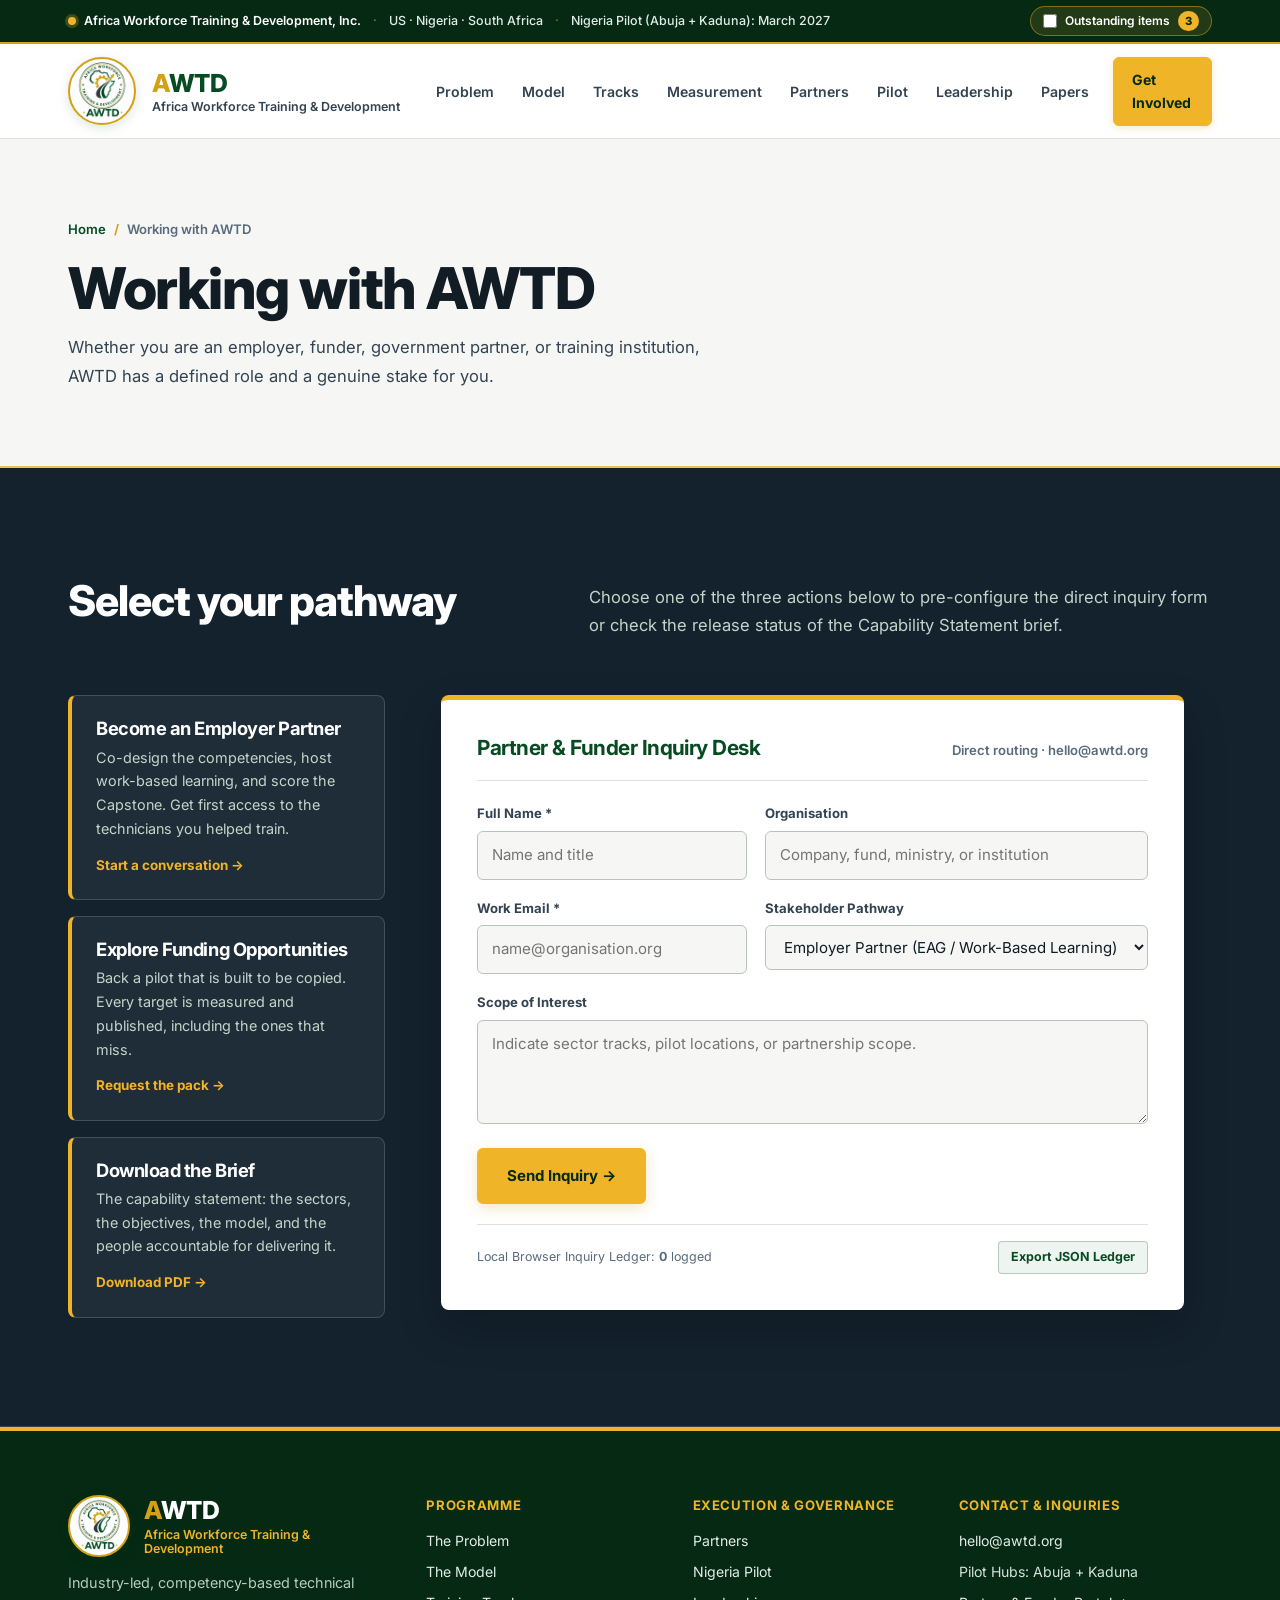
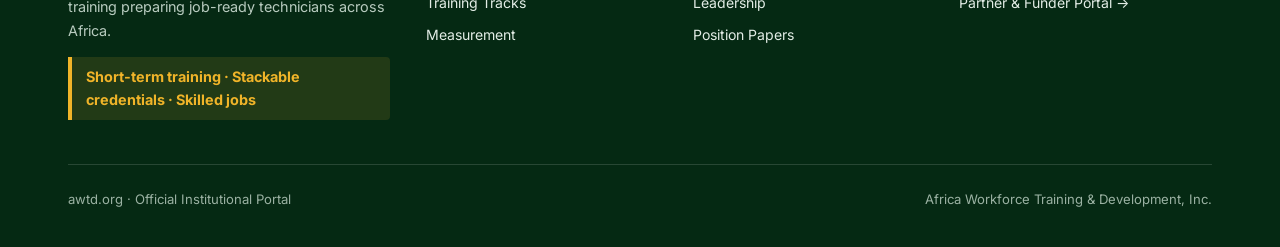
<file: get-involved.html>
<!DOCTYPE html>
<html lang="en">
<head>
  <meta charset="UTF-8">
  <meta name="viewport" content="width=device-width, initial-scale=1.0, viewport-fit=cover">
  <meta name="claude:viewport-fit-sides" content="cover">
  <meta name="description" content="Working with AWTD — Become an Employer Partner, Explore Funding Opportunities, or Download the Brief.">
  <title>Get Involved — AWTD | Africa Workforce Training &amp; Development</title>
  <link rel="icon" type="image/jpeg" href="04%20Logos/awtd-official-logo.jpg">
  <link rel="preconnect" href="https://fonts.googleapis.com">
  <link rel="preconnect" href="https://fonts.gstatic.com" crossorigin>
  <link rel="stylesheet" href="https://fonts.googleapis.com/css2?family=Inter:wght@400;500;600;700;800&display=swap">
  <link rel="stylesheet" href="css/styles.css">
</head>
<body>

<a class="skip-link" href="#mainContent">Skip to content</a>

<div class="topbar" role="region" aria-label="Institutional status and governance controls">
  <div class="wrap topbar-in">
    <div class="topbar-meta">
      <span class="topbar-badge">
        <span class="topbar-dot" aria-hidden="true"></span>
        <span data-config="legal-name">Africa Workforce Training &amp; Development, Inc.</span>
      </span>
      <span class="topbar-sep topbar-hide-sm" aria-hidden="true">·</span>
      <span class="topbar-hide-sm">US · Nigeria · South Africa</span>
      <span class="topbar-sep topbar-hide-sm" aria-hidden="true">·</span>
      <span class="topbar-hide-sm">Nigeria Pilot (<span data-config="pilot-cities">Abuja + Kaduna</span>): March 2027</span>
    </div>
    <label class="switch" title="Highlight slots awaiting final board sign-off or asset clearance">
      <input type="checkbox" id="reviewToggle" role="switch" aria-checked="false">
      <span>Outstanding items</span>
      <span class="switch-count" id="reviewCount" aria-label="Number of outstanding items">3</span>
    </label>
  </div>
</div>

<nav class="nav" aria-label="Primary Navigation">
  <div class="wrap nav-in">
    <a class="mark" href="index.html" aria-label="AWTD — Africa Workforce Training & Development Home">
      <img class="mark-seal" src="04%20Logos/awtd-official-logo.jpg" alt="Official AWTD Logo" width="68" height="68">
      <div class="mark-text">
        <span class="mark-glyph"><em>A</em>WTD</span>
        <span class="mark-sub">Africa Workforce Training &amp; Development</span>
      </div>
    </a>

    <button class="nav-toggle" id="navToggle" type="button" aria-expanded="false" aria-controls="navLinks" aria-label="Toggle navigation menu">
      <span class="nav-toggle-bar"></span>
      <span class="nav-toggle-bar"></span>
      <span class="nav-toggle-bar"></span>
    </button>

    <div class="nav-links" id="navLinks">
      <a href="problem.html">Problem</a>
      <a href="model.html">Model</a>
      <a href="tracks.html">Tracks</a>
      <a href="measurement.html">Measurement</a>
      <a href="partners.html">Partners</a>
      <a href="pilot.html">Pilot</a>
      <a href="leadership.html">Leadership</a>
      <a href="papers.html">Papers</a>
      <a class="nav-cta" href="get-involved.html" aria-current="page">Get Involved</a>
    </div>
  </div>

  <div class="review-bar" role="region" aria-label="Outstanding items review bar">
    <div class="wrap review-bar-in">
      <span>BOARD REVIEW MODE ACTIVE · Dashed gold borders mark slots awaiting final asset delivery or board sign-off.</span>
      <div class="review-bar-actions">
        <div class="review-city-editor" title="Single-source pilot cities field — updates every reference across the site">
          <label for="reviewCityInput">Pilot Cities:</label>
          <input type="text" id="reviewCityInput" value="Abuja + Kaduna" aria-label="Edit single-source pilot cities">
          <button type="button" class="review-city-save" id="reviewCitySaveBtn">Apply</button>
        </div>
        <button type="button" class="review-jump-btn" id="reviewNextBtn">Next outstanding item →</button>
      </div>
    </div>
  </div>
</nav>

<main id="mainContent">
  <header class="band page-hero" id="top">
    <div class="wrap">
      <nav class="breadcrumb" aria-label="Breadcrumb">
        <a href="index.html">Home</a>
        <span class="breadcrumb-sep" aria-hidden="true">/</span>
        <span aria-current="page">Working with AWTD</span>
      </nav>
      <h1 class="h-sec" style="font-size:clamp(2.35rem,5vw,3.6rem)">Working with AWTD</h1>
      <p class="lead">Whether you are an employer, funder, government partner, or training institution, AWTD has a defined role and a genuine stake for you.</p>
    </div>
  </header>

  <section class="band cta-band reveal" id="cta" aria-labelledby="heading-cta">
    <div class="wrap">
      <div class="sec-head">
        <div>
          <h2 class="h-sec" id="heading-cta">Select your pathway</h2>
        </div>
        <p class="lead">Choose one of the three actions below to pre-configure the direct inquiry form or check the release status of the Capability Statement brief.</p>
      </div>

      <div class="engage-layout">
        <div class="pend">
          <div class="pathway-list">
            <button type="button" class="pathway-item" data-inquiry-topic="Employer Partner">
              <div class="pathway-body">
                <h3>Become an Employer Partner</h3>
                <p>Co-design the competencies, host work-based learning, and score the Capstone. Get first access to the technicians you helped train.</p>
                <span class="pathway-go">Start a conversation →</span>
              </div>
            </button>
            <button type="button" class="pathway-item" data-inquiry-topic="Funding &amp; Catalytic Support">
              <div class="pathway-body">
                <h3>Explore Funding Opportunities</h3>
                <p>Back a pilot that is built to be copied. Every target is measured and published, including the ones that miss.</p>
                <span class="pathway-go">Request the pack →</span>
              </div>
            </button>
            <button type="button" class="pathway-item" data-doc-id="capability-statement">
              <div class="pathway-body">
                <h3>Download the Brief</h3>
                <p>The capability statement: the sectors, the objectives, the model, and the people accountable for delivering it.</p>
                <span class="pathway-go">Download PDF →</span>
              </div>
            </button>
          </div>
          <div class="pend-note">DESTINATIONS OUTSTANDING · Unified inquiry form below routes directly to the single AWTD inbox (<span data-config="contact-email">hello@awtd.org</span>).</div>
        </div>

        <div class="inquiry-panel" id="inquiryPanel">
          <div class="inquiry-head">
            <h3>Partner &amp; Funder Inquiry Desk</h3>
            <span>Direct routing · <span data-config="contact-email">hello@awtd.org</span></span>
          </div>
          <form class="inquiry-form" id="awtdInquiryForm" novalidate>
            <div class="form-field">
              <label for="inquiryName">Full Name *</label>
              <input type="text" id="inquiryName" name="name" required autocomplete="name" placeholder="Name and title">
            </div>
            <div class="form-field">
              <label for="inquiryOrg">Organisation</label>
              <input type="text" id="inquiryOrg" name="organisation" autocomplete="organization" placeholder="Company, fund, ministry, or institution">
            </div>
            <div class="form-field">
              <label for="inquiryEmail">Work Email *</label>
              <input type="email" id="inquiryEmail" name="email" required autocomplete="email" placeholder="name@organisation.org">
            </div>
            <div class="form-field">
              <label for="inquiryRole">Stakeholder Pathway</label>
              <select id="inquiryRole" name="role">
                <option value="Employer Partner">Employer Partner (EAG / Work-Based Learning)</option>
                <option value="Funding &amp; Catalytic Support">Funding &amp; Catalytic Support</option>
                <option value="Government &amp; Regulatory Partner">Government &amp; Regulatory Partner</option>
                <option value="Training Institution">Training Institution / Technical Hub</option>
                <option value="Brief / Position Paper Request">Brief / Position Paper Request</option>
              </select>
            </div>
            <div class="form-field form-field--full">
              <label for="inquiryMessage">Scope of Interest</label>
              <textarea id="inquiryMessage" name="message" placeholder="Indicate sector tracks, pilot locations, or partnership scope."></textarea>
            </div>
            <div class="form-actions">
              <button type="submit" class="btn btn-p">Send Inquiry →</button>
              <span class="form-status" id="inquiryStatus" role="status" aria-live="polite"></span>
            </div>
          </form>

          <div class="inquiry-ledger-box">
            <span>Local Browser Inquiry Ledger: <strong id="inquiryLedgerCount">0</strong> logged</span>
            <button type="button" class="ledger-export-btn" id="exportInquiriesBtn">Export JSON Ledger</button>
          </div>
        </div>
      </div>
    </div>
  </section>
</main>

<div class="modal-backdrop" id="docModalBackdrop" aria-hidden="true" role="dialog" aria-modal="true" aria-labelledby="docModalTitle">
  <div class="modal">
    <div class="modal-eyebrow" id="docModalStatus">2026 · Pre-Release</div>
    <h3 id="docModalTitle">Capability Statement</h3>
    <p id="docModalDesc">Who AWTD is, the sectors it works across, and what distinguishes the model from conventional TVET provision.</p>
    <div class="modal-actions">
      <button type="button" class="btn btn-s" id="docModalClose">Close</button>
      <button type="button" class="btn btn-p" id="docModalRequest">Request Release Copy →</button>
    </div>
  </div>
</div>

<footer class="foot">
  <div class="wrap">
    <div class="foot-in">
      <div class="foot-brand">
        <div class="foot-brand-mark">
          <img class="mark-seal" src="04%20Logos/awtd-official-logo.jpg" alt="Official AWTD Logo" width="62" height="62">
          <div class="mark-text">
            <span class="mark-glyph"><em>A</em>WTD</span>
            <span class="mark-sub">Africa Workforce Training &amp; Development</span>
          </div>
        </div>
        <p>Industry-led, competency-based technical training preparing job-ready technicians across Africa.</p>
        <p class="strap">Short-term training · Stackable credentials · Skilled jobs</p>
      </div>

      <div class="foot-meta">
        <b>Programme</b>
        <a href="problem.html">The Problem</a>
        <a href="model.html">The Model</a>
        <a href="tracks.html">Training Tracks</a>
        <a href="measurement.html">Measurement</a>
      </div>

      <div class="foot-meta">
        <b>Execution &amp; Governance</b>
        <a href="partners.html">Partners</a>
        <a href="pilot.html">Nigeria Pilot</a>
        <a href="leadership.html">Leadership</a>
        <a href="papers.html">Position Papers</a>
      </div>

      <div class="foot-meta pend">
        <b>Contact &amp; Inquiries</b>
        <a href="mailto:hello@awtd.org" data-config="contact-email">hello@awtd.org</a>
        <span>Pilot Hubs: <span data-config="pilot-cities">Abuja + Kaduna</span></span>
        <a href="get-involved.html">Partner &amp; Funder Portal →</a>
        <div class="pend-note">AWAITING · Final public contact details to be confirmed prior to launch.</div>
      </div>
    </div>

    <div class="foot-base">
      <span>awtd.org · Official Institutional Portal</span>
      <span class="pend" style="display:inline-block">
        <span data-config="legal-name">Africa Workforce Training &amp; Development, Inc.</span>
        <span class="pend-note">CONFIRM · Filed legal entity name is Africa Workforce Training &amp; Development, Inc.</span>
      </span>
    </div>
  </div>
</footer>

<script src="js/main.js"></script>
</body>
</html>
</file>
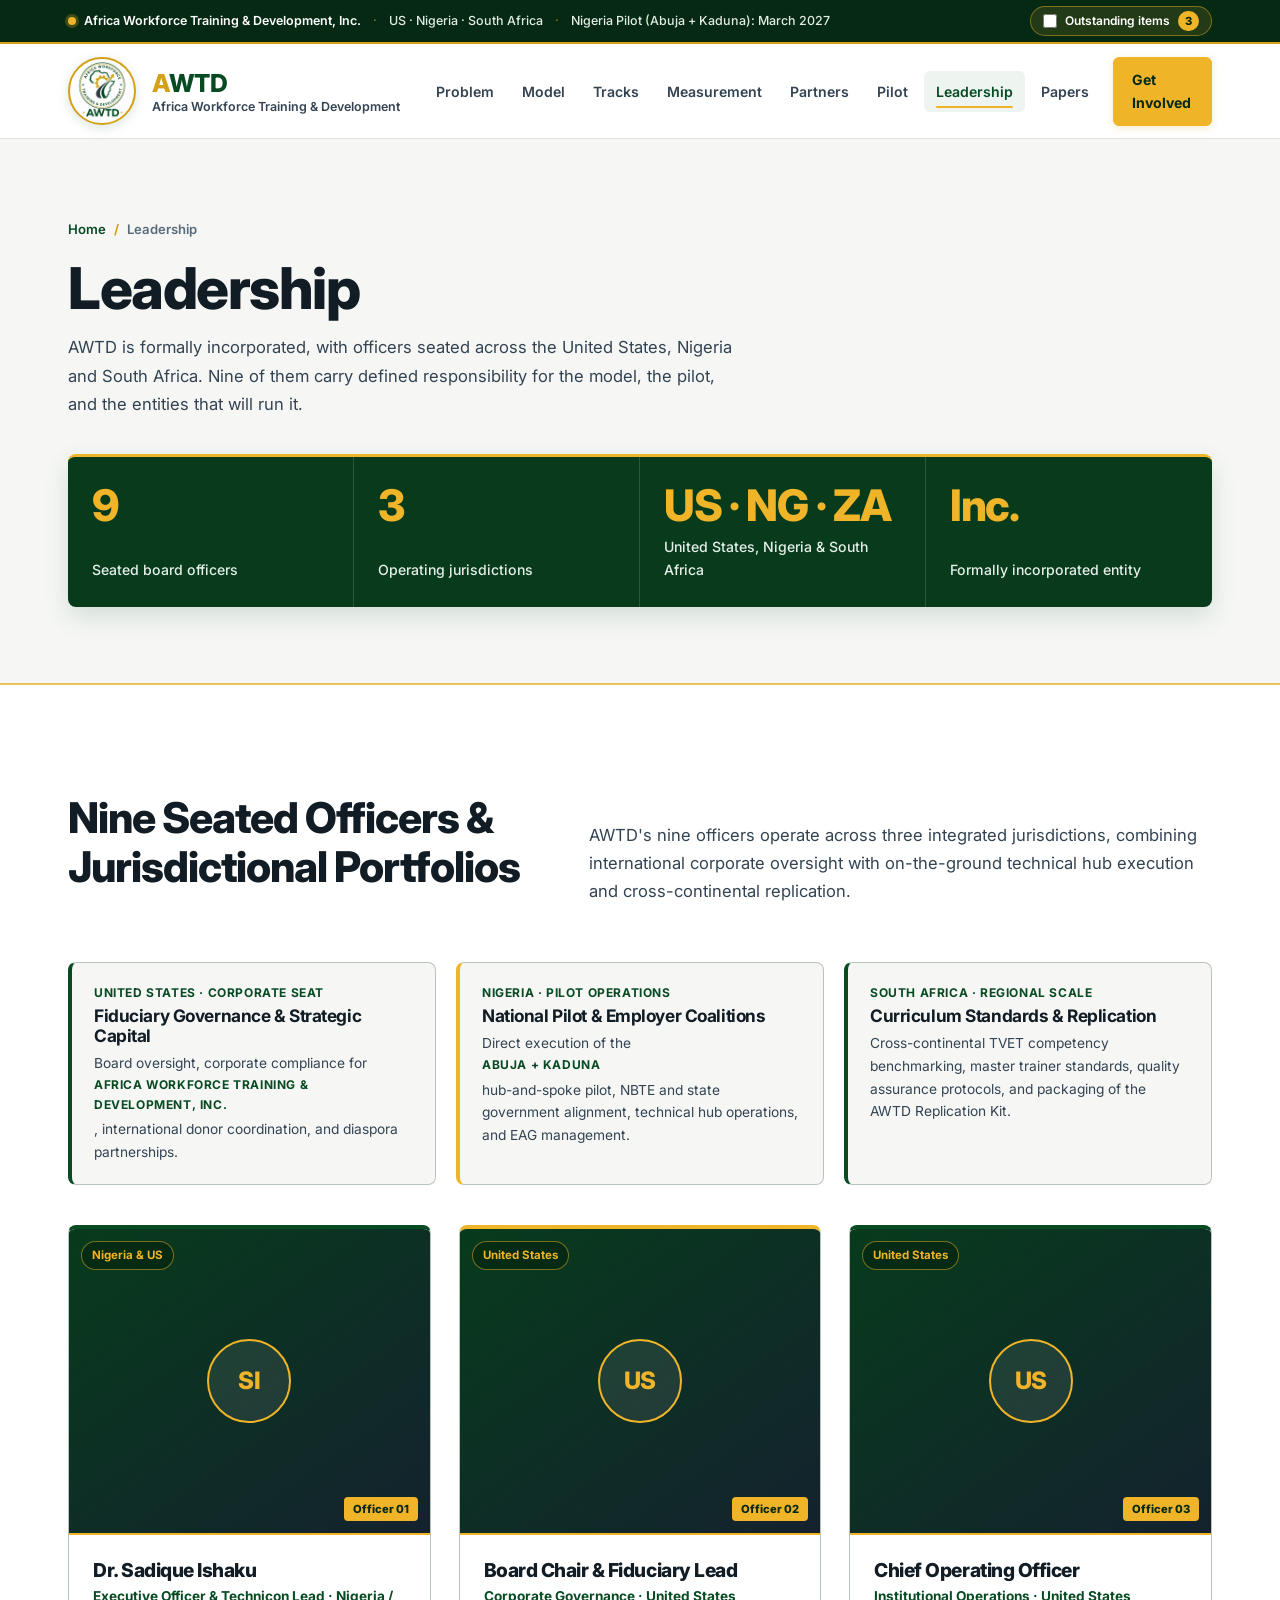
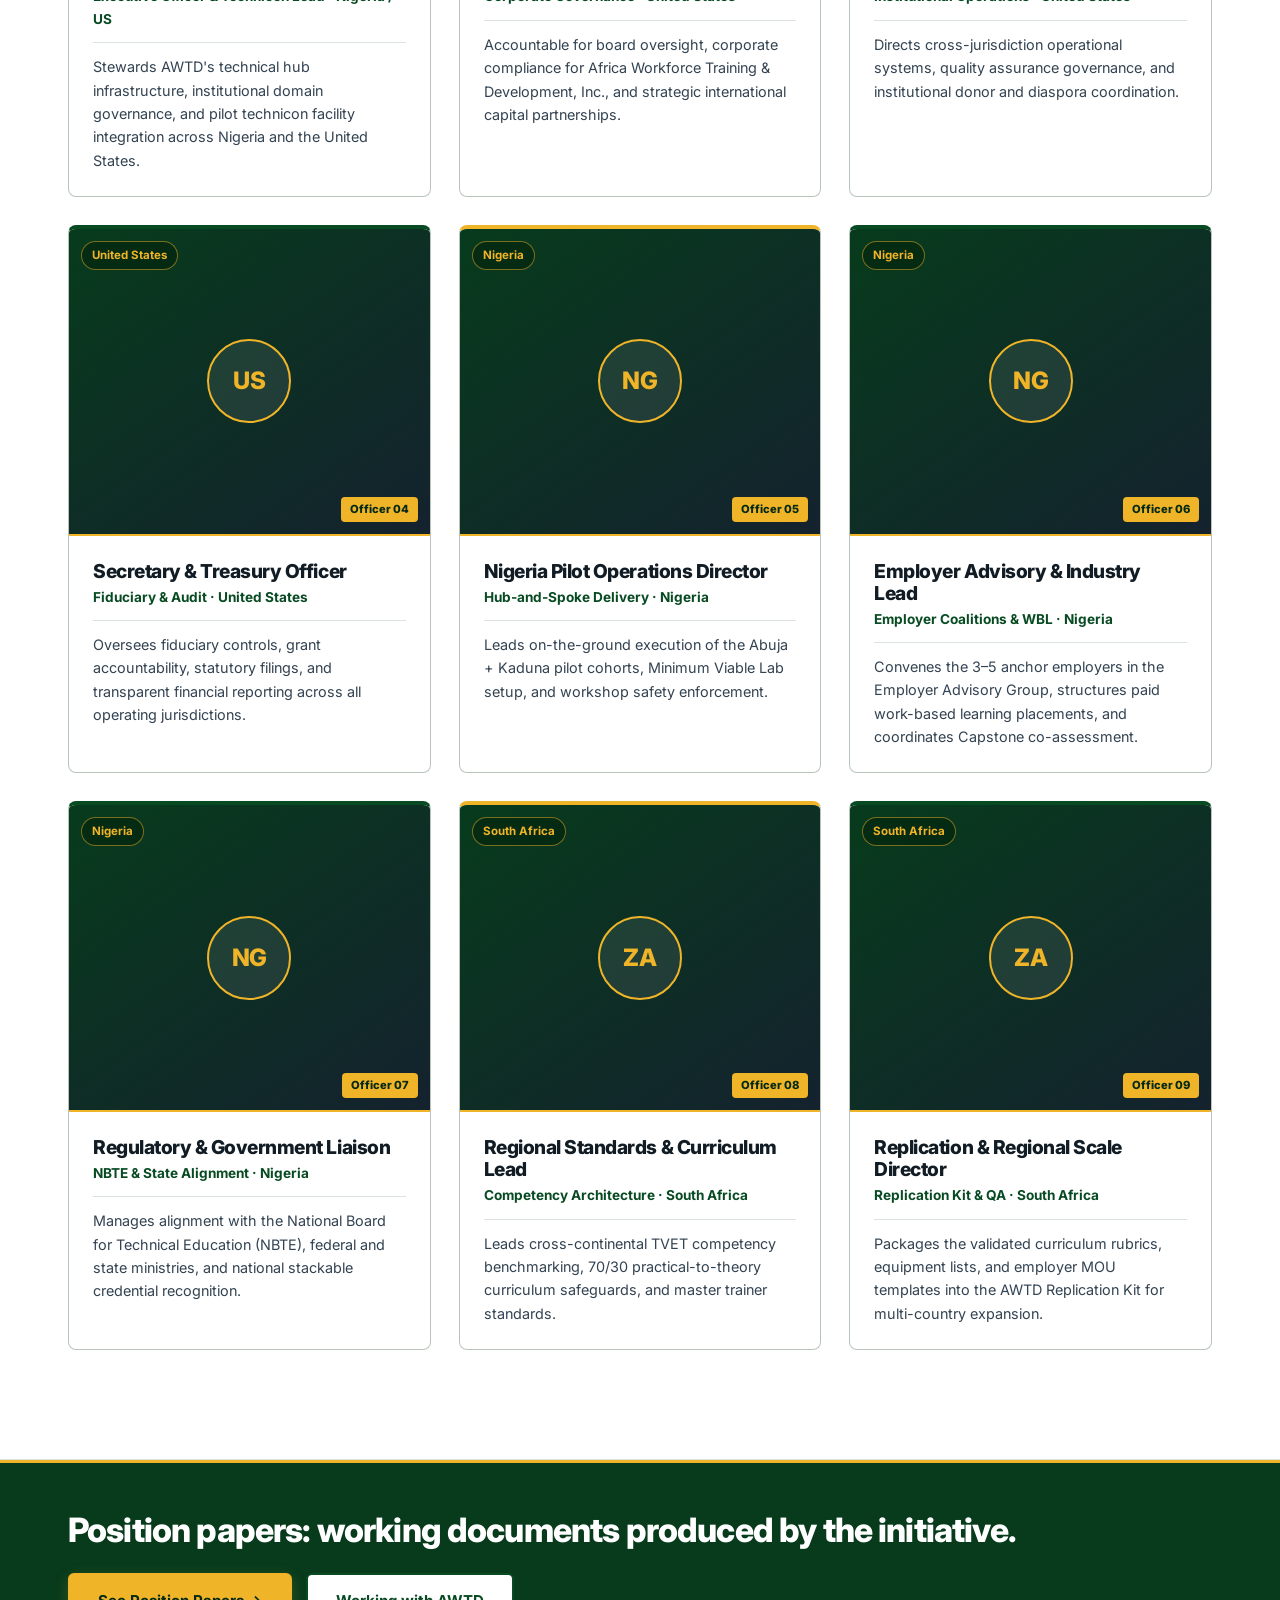
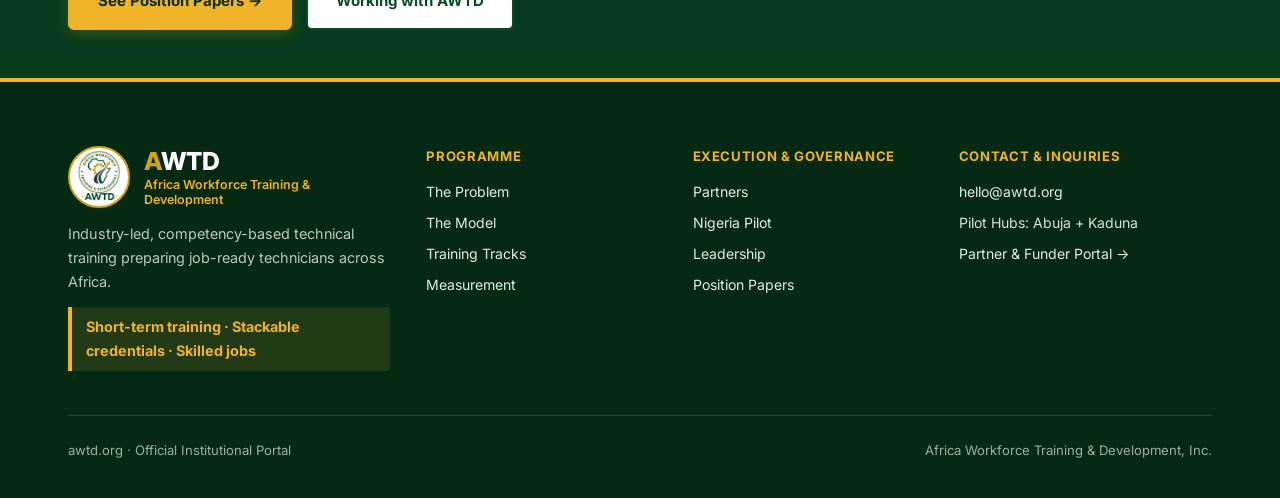
<file: leadership.html>
<!DOCTYPE html>
<html lang="en">
<head>
  <meta charset="UTF-8">
  <meta name="viewport" content="width=device-width, initial-scale=1.0, viewport-fit=cover">
  <meta name="claude:viewport-fit-sides" content="cover">
  <meta name="description" content="Leadership — AWTD's seated board and nine officers spanning the United States, Nigeria, and South Africa.">
  <title>Leadership — AWTD | Africa Workforce Training &amp; Development</title>
  <link rel="icon" type="image/jpeg" href="04%20Logos/awtd-official-logo.jpg">
  <link rel="preconnect" href="https://fonts.googleapis.com">
  <link rel="preconnect" href="https://fonts.gstatic.com" crossorigin>
  <link rel="stylesheet" href="https://fonts.googleapis.com/css2?family=Inter:wght@400;500;600;700;800&display=swap">
  <link rel="stylesheet" href="css/styles.css">
</head>
<body>

<a class="skip-link" href="#mainContent">Skip to content</a>

<div class="topbar" role="region" aria-label="Institutional status and governance controls">
  <div class="wrap topbar-in">
    <div class="topbar-meta">
      <span class="topbar-badge">
        <span class="topbar-dot" aria-hidden="true"></span>
        <span data-config="legal-name">Africa Workforce Training &amp; Development, Inc.</span>
      </span>
      <span class="topbar-sep topbar-hide-sm" aria-hidden="true">·</span>
      <span class="topbar-hide-sm">US · Nigeria · South Africa</span>
      <span class="topbar-sep topbar-hide-sm" aria-hidden="true">·</span>
      <span class="topbar-hide-sm">Nigeria Pilot (<span data-config="pilot-cities">Abuja + Kaduna</span>): March 2027</span>
    </div>
    <label class="switch" title="Highlight slots awaiting final board sign-off or asset clearance">
      <input type="checkbox" id="reviewToggle" role="switch" aria-checked="false">
      <span>Outstanding items</span>
      <span class="switch-count" id="reviewCount" aria-label="Number of outstanding items">3</span>
    </label>
  </div>
</div>

<nav class="nav" aria-label="Primary Navigation">
  <div class="wrap nav-in">
    <a class="mark" href="index.html" aria-label="AWTD — Africa Workforce Training & Development Home">
      <img class="mark-seal" src="04%20Logos/awtd-official-logo.jpg" alt="Official AWTD Logo" width="68" height="68">
      <div class="mark-text">
        <span class="mark-glyph"><em>A</em>WTD</span>
        <span class="mark-sub">Africa Workforce Training &amp; Development</span>
      </div>
    </a>

    <button class="nav-toggle" id="navToggle" type="button" aria-expanded="false" aria-controls="navLinks" aria-label="Toggle navigation menu">
      <span class="nav-toggle-bar"></span>
      <span class="nav-toggle-bar"></span>
      <span class="nav-toggle-bar"></span>
    </button>

    <div class="nav-links" id="navLinks">
      <a href="problem.html">Problem</a>
      <a href="model.html">Model</a>
      <a href="tracks.html">Tracks</a>
      <a href="measurement.html">Measurement</a>
      <a href="partners.html">Partners</a>
      <a href="pilot.html">Pilot</a>
      <a href="leadership.html" class="is-active" aria-current="page">Leadership</a>
      <a href="papers.html">Papers</a>
      <a class="nav-cta" href="get-involved.html">Get Involved</a>
    </div>
  </div>

  <div class="review-bar" role="region" aria-label="Outstanding items review bar">
    <div class="wrap review-bar-in">
      <span>BOARD REVIEW MODE ACTIVE · Dashed gold borders mark slots awaiting final asset delivery or board sign-off.</span>
      <div class="review-bar-actions">
        <div class="review-city-editor" title="Single-source pilot cities field — updates every reference across the site">
          <label for="reviewCityInput">Pilot Cities:</label>
          <input type="text" id="reviewCityInput" value="Abuja + Kaduna" aria-label="Edit single-source pilot cities">
          <button type="button" class="review-city-save" id="reviewCitySaveBtn">Apply</button>
        </div>
        <button type="button" class="review-jump-btn" id="reviewNextBtn">Next outstanding item →</button>
      </div>
    </div>
  </div>
</nav>

<main id="mainContent">
  <header class="band page-hero" id="top">
    <div class="wrap">
      <nav class="breadcrumb" aria-label="Breadcrumb">
        <a href="index.html">Home</a>
        <span class="breadcrumb-sep" aria-hidden="true">/</span>
        <span aria-current="page">Leadership</span>
      </nav>
      <h1 class="h-sec" style="font-size:clamp(2.35rem,5vw,3.6rem)">Leadership</h1>
      <p class="lead">AWTD is formally incorporated, with officers seated across the United States, Nigeria and South Africa. Nine of them carry defined responsibility for the model, the pilot, and the entities that will run it.</p>

      <div class="stats" aria-label="Governance Footprint">
        <div class="stat">
          <b data-stat-target="9" data-stat-suffix="">9</b>
          <span>Seated board officers</span>
        </div>
        <div class="stat">
          <b data-stat-target="3" data-stat-suffix="">3</b>
          <span>Operating jurisdictions</span>
        </div>
        <div class="stat">
          <b>US · NG · ZA</b>
          <span>United States, Nigeria &amp; South Africa</span>
        </div>
        <div class="stat">
          <b>Inc.</b>
          <span>Formally incorporated entity</span>
        </div>
      </div>
    </div>
  </header>

  <section class="band reveal" id="team" aria-labelledby="heading-team">
    <div class="wrap">
      <div class="sec-head">
        <div>
          <h2 class="h-sec" id="heading-team">Nine Seated Officers &amp; Jurisdictional Portfolios</h2>
        </div>
        <p class="lead">AWTD's nine officers operate across three integrated jurisdictions, combining international corporate oversight with on-the-ground technical hub execution and cross-continental replication.</p>
      </div>

      <!-- Tri-Jurisdiction Accountability Overview -->
      <div class="jurisdiction-bar" role="list" aria-label="Operating Jurisdictions">
        <div class="jurisdiction-pill" role="listitem">
          <span>United States · Corporate Seat</span>
          <h3>Fiduciary Governance &amp; Strategic Capital</h3>
          <p>Board oversight, corporate compliance for <span data-config="legal-name">Africa Workforce Training &amp; Development, Inc.</span>, international donor coordination, and diaspora partnerships.</p>
        </div>
        <div class="jurisdiction-pill jurisdiction-pill--gold" role="listitem">
          <span>Nigeria · Pilot Operations</span>
          <h3>National Pilot &amp; Employer Coalitions</h3>
          <p>Direct execution of the <span data-config="pilot-cities">Abuja + Kaduna</span> hub-and-spoke pilot, NBTE and state government alignment, technical hub operations, and EAG management.</p>
        </div>
        <div class="jurisdiction-pill" role="listitem">
          <span>South Africa · Regional Scale</span>
          <h3>Curriculum Standards &amp; Replication</h3>
          <p>Cross-continental TVET competency benchmarking, master trainer standards, quality assurance protocols, and packaging of the AWTD Replication Kit.</p>
        </div>
      </div>

      <!-- Balanced 9-Person Editorial Portfolio Grid -->
      <div class="pend">
        <div class="leadership-editorial-grid" role="list" aria-label="Nine Seated AWTD Officers">
          <!-- Person 1 -->
          <article class="leader-profile" role="listitem">
            <div class="leader-portrait">
              <div class="leader-avatar-monogram" aria-hidden="true">SI</div>
              <span class="leader-jurisdiction-tag">Nigeria &amp; US</span>
              <span class="leader-seat-badge">Officer 01</span>
            </div>
            <div class="leader-body">
              <h3 class="leader-name">Dr. Sadique Ishaku</h3>
              <p class="leader-role">Executive Officer &amp; Technicon Lead · Nigeria / US</p>
              <p class="leader-bio">Stewards AWTD's technical hub infrastructure, institutional domain governance, and pilot technicon facility integration across Nigeria and the United States.</p>
            </div>
          </article>

          <!-- Person 2 -->
          <article class="leader-profile" role="listitem">
            <div class="leader-portrait">
              <div class="leader-avatar-monogram" aria-hidden="true">US</div>
              <span class="leader-jurisdiction-tag">United States</span>
              <span class="leader-seat-badge">Officer 02</span>
            </div>
            <div class="leader-body">
              <h3 class="leader-name">Board Chair &amp; Fiduciary Lead</h3>
              <p class="leader-role">Corporate Governance · United States</p>
              <p class="leader-bio">Accountable for board oversight, corporate compliance for Africa Workforce Training &amp; Development, Inc., and strategic international capital partnerships.</p>
            </div>
          </article>

          <!-- Person 3 -->
          <article class="leader-profile" role="listitem">
            <div class="leader-portrait">
              <div class="leader-avatar-monogram" aria-hidden="true">US</div>
              <span class="leader-jurisdiction-tag">United States</span>
              <span class="leader-seat-badge">Officer 03</span>
            </div>
            <div class="leader-body">
              <h3 class="leader-name">Chief Operating Officer</h3>
              <p class="leader-role">Institutional Operations · United States</p>
              <p class="leader-bio">Directs cross-jurisdiction operational systems, quality assurance governance, and institutional donor and diaspora coordination.</p>
            </div>
          </article>

          <!-- Person 4 -->
          <article class="leader-profile" role="listitem">
            <div class="leader-portrait">
              <div class="leader-avatar-monogram" aria-hidden="true">US</div>
              <span class="leader-jurisdiction-tag">United States</span>
              <span class="leader-seat-badge">Officer 04</span>
            </div>
            <div class="leader-body">
              <h3 class="leader-name">Secretary &amp; Treasury Officer</h3>
              <p class="leader-role">Fiduciary &amp; Audit · United States</p>
              <p class="leader-bio">Oversees fiduciary controls, grant accountability, statutory filings, and transparent financial reporting across all operating jurisdictions.</p>
            </div>
          </article>

          <!-- Person 5 -->
          <article class="leader-profile" role="listitem">
            <div class="leader-portrait">
              <div class="leader-avatar-monogram" aria-hidden="true">NG</div>
              <span class="leader-jurisdiction-tag">Nigeria</span>
              <span class="leader-seat-badge">Officer 05</span>
            </div>
            <div class="leader-body">
              <h3 class="leader-name">Nigeria Pilot Operations Director</h3>
              <p class="leader-role">Hub-and-Spoke Delivery · Nigeria</p>
              <p class="leader-bio">Leads on-the-ground execution of the <span data-config="pilot-cities">Abuja + Kaduna</span> pilot cohorts, Minimum Viable Lab setup, and workshop safety enforcement.</p>
            </div>
          </article>

          <!-- Person 6 -->
          <article class="leader-profile" role="listitem">
            <div class="leader-portrait">
              <div class="leader-avatar-monogram" aria-hidden="true">NG</div>
              <span class="leader-jurisdiction-tag">Nigeria</span>
              <span class="leader-seat-badge">Officer 06</span>
            </div>
            <div class="leader-body">
              <h3 class="leader-name">Employer Advisory &amp; Industry Lead</h3>
              <p class="leader-role">Employer Coalitions &amp; WBL · Nigeria</p>
              <p class="leader-bio">Convenes the 3–5 anchor employers in the Employer Advisory Group, structures paid work-based learning placements, and coordinates Capstone co-assessment.</p>
            </div>
          </article>

          <!-- Person 7 -->
          <article class="leader-profile" role="listitem">
            <div class="leader-portrait">
              <div class="leader-avatar-monogram" aria-hidden="true">NG</div>
              <span class="leader-jurisdiction-tag">Nigeria</span>
              <span class="leader-seat-badge">Officer 07</span>
            </div>
            <div class="leader-body">
              <h3 class="leader-name">Regulatory &amp; Government Liaison</h3>
              <p class="leader-role">NBTE &amp; State Alignment · Nigeria</p>
              <p class="leader-bio">Manages alignment with the National Board for Technical Education (NBTE), federal and state ministries, and national stackable credential recognition.</p>
            </div>
          </article>

          <!-- Person 8 -->
          <article class="leader-profile" role="listitem">
            <div class="leader-portrait">
              <div class="leader-avatar-monogram" aria-hidden="true">ZA</div>
              <span class="leader-jurisdiction-tag">South Africa</span>
              <span class="leader-seat-badge">Officer 08</span>
            </div>
            <div class="leader-body">
              <h3 class="leader-name">Regional Standards &amp; Curriculum Lead</h3>
              <p class="leader-role">Competency Architecture · South Africa</p>
              <p class="leader-bio">Leads cross-continental TVET competency benchmarking, 70/30 practical-to-theory curriculum safeguards, and master trainer standards.</p>
            </div>
          </article>

          <!-- Person 9 -->
          <article class="leader-profile" role="listitem">
            <div class="leader-portrait">
              <div class="leader-avatar-monogram" aria-hidden="true">ZA</div>
              <span class="leader-jurisdiction-tag">South Africa</span>
              <span class="leader-seat-badge">Officer 09</span>
            </div>
            <div class="leader-body">
              <h3 class="leader-name">Replication &amp; Regional Scale Director</h3>
              <p class="leader-role">Replication Kit &amp; QA · South Africa</p>
              <p class="leader-bio">Packages the validated curriculum rubrics, equipment lists, and employer MOU templates into the AWTD Replication Kit for multi-country expansion.</p>
            </div>
          </article>
        </div>

        <div class="pend-note">BLOCKED, LAUNCH GATE · Nine officers across the US, Nigeria, and South Africa. Three internal AWTD documents currently give conflicting answers on exact office assignments (naming two COOs, inverting the South African roles against roadmap row A5, and reversing one officer's personal name). Final verified names, headshots, and 2–3 line biographies are slotted into these nine profiles upon board reconciliation.</div>
      </div>
    </div>
  </section>

  <section class="next-band" aria-label="Next section navigation">
    <div class="wrap next-band-in">
      <div>
        <h2 class="h-sec" style="font-size:clamp(1.5rem,3vw,2.1rem)">Position papers: working documents produced by the initiative.</h2>
      </div>
      <div class="btns" style="margin-top:0">
        <a class="btn btn-p" href="papers.html">See Position Papers →</a>
        <a class="btn btn-s" href="get-involved.html">Working with AWTD</a>
      </div>
    </div>
  </section>
</main>

<footer class="foot">
  <div class="wrap">
    <div class="foot-in">
      <div class="foot-brand">
        <div class="foot-brand-mark">
          <img class="mark-seal" src="04%20Logos/awtd-official-logo.jpg" alt="Official AWTD Logo" width="62" height="62">
          <div class="mark-text">
            <span class="mark-glyph"><em>A</em>WTD</span>
            <span class="mark-sub">Africa Workforce Training &amp; Development</span>
          </div>
        </div>
        <p>Industry-led, competency-based technical training preparing job-ready technicians across Africa.</p>
        <p class="strap">Short-term training · Stackable credentials · Skilled jobs</p>
      </div>

      <div class="foot-meta">
        <b>Programme</b>
        <a href="problem.html">The Problem</a>
        <a href="model.html">The Model</a>
        <a href="tracks.html">Training Tracks</a>
        <a href="measurement.html">Measurement</a>
      </div>

      <div class="foot-meta">
        <b>Execution &amp; Governance</b>
        <a href="partners.html">Partners</a>
        <a href="pilot.html">Nigeria Pilot</a>
        <a href="leadership.html">Leadership</a>
        <a href="papers.html">Position Papers</a>
      </div>

      <div class="foot-meta pend">
        <b>Contact &amp; Inquiries</b>
        <a href="mailto:hello@awtd.org" data-config="contact-email">hello@awtd.org</a>
        <span>Pilot Hubs: <span data-config="pilot-cities">Abuja + Kaduna</span></span>
        <a href="get-involved.html">Partner &amp; Funder Portal →</a>
        <div class="pend-note">AWAITING · Final public contact details to be confirmed prior to launch.</div>
      </div>
    </div>

    <div class="foot-base">
      <span>awtd.org · Official Institutional Portal</span>
      <span class="pend" style="display:inline-block">
        <span data-config="legal-name">Africa Workforce Training &amp; Development, Inc.</span>
        <span class="pend-note">CONFIRM · Filed legal entity name is Africa Workforce Training &amp; Development, Inc.</span>
      </span>
    </div>
  </div>
</footer>

<script src="js/main.js"></script>
</body>
</html>
</file>
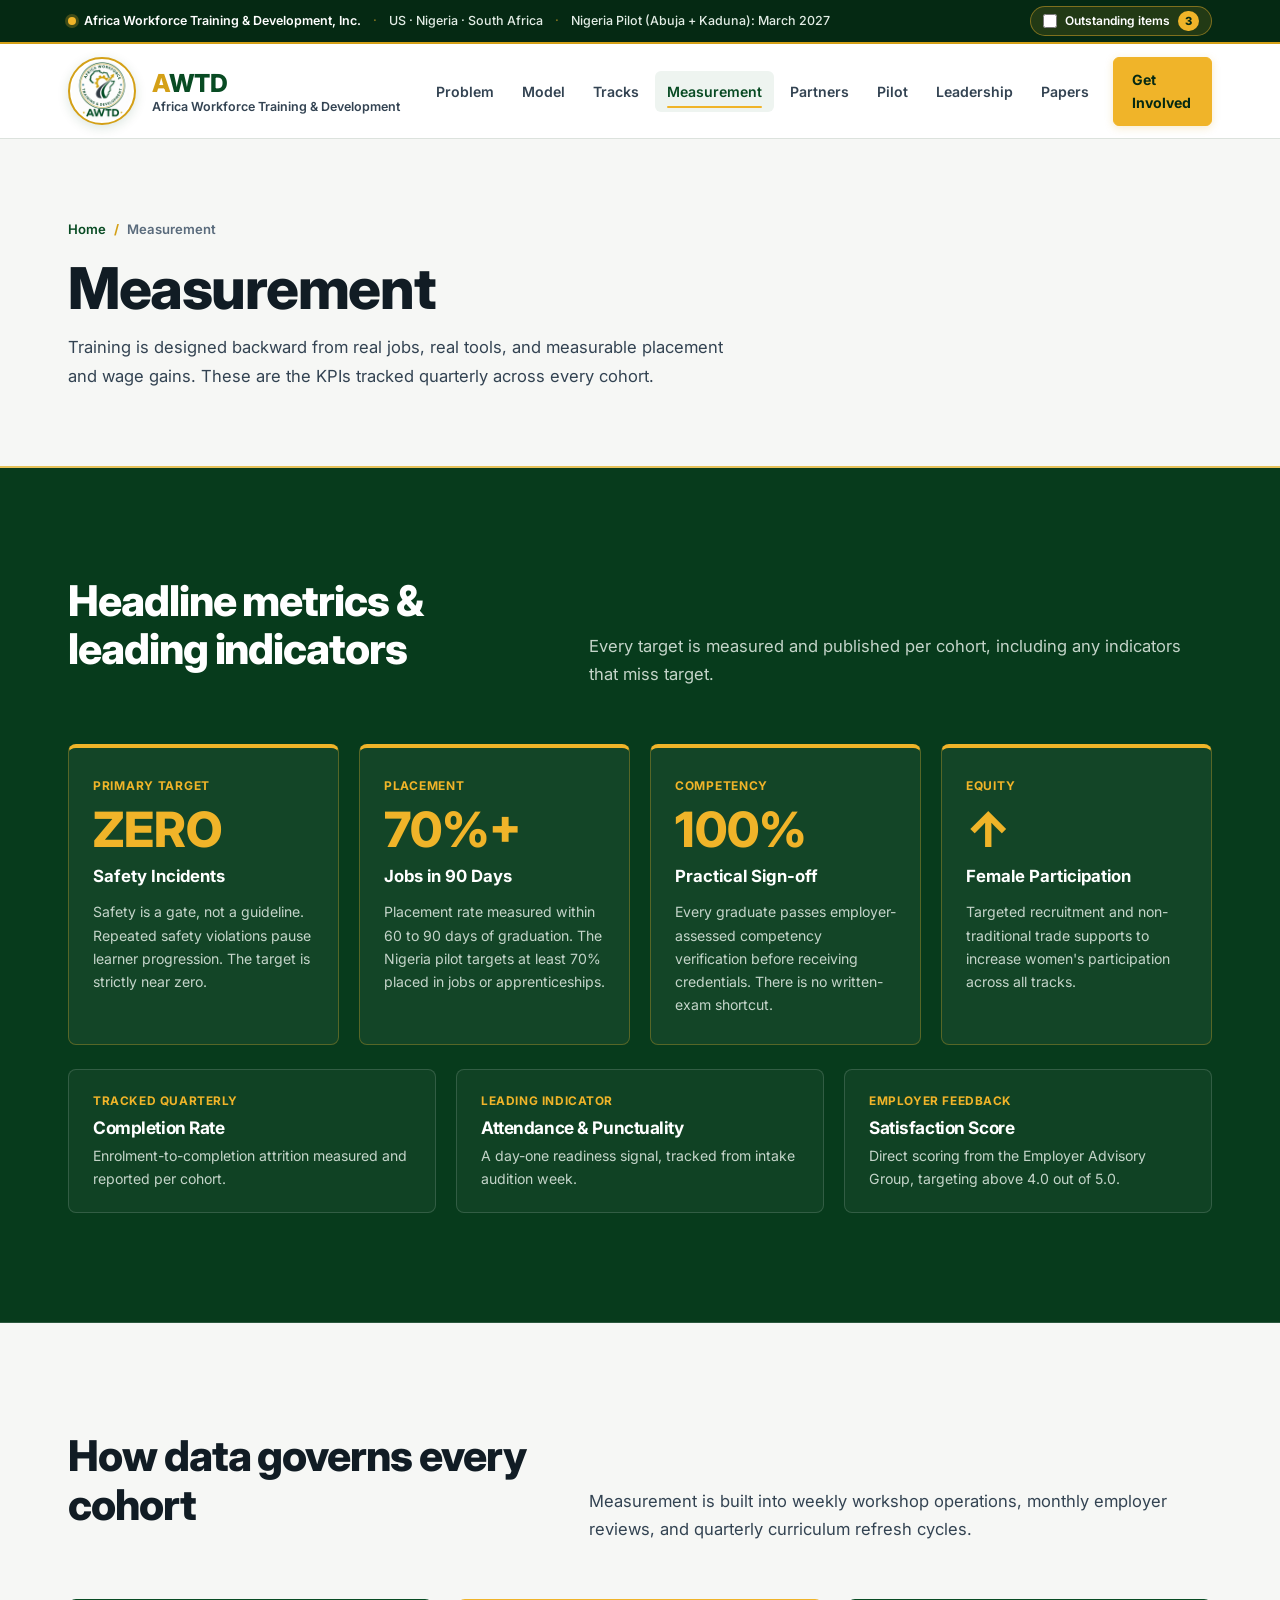
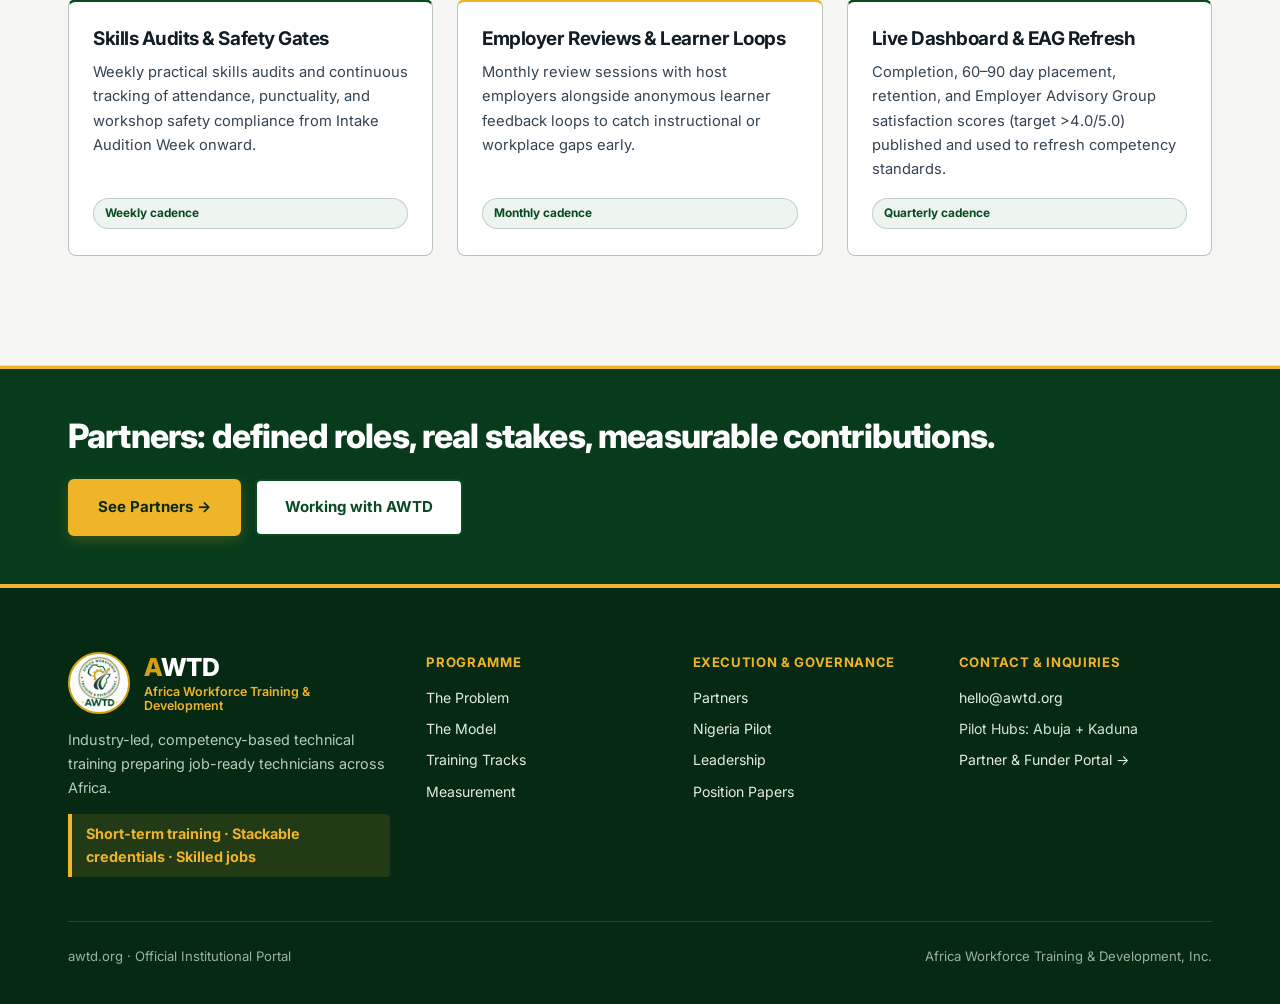
<file: measurement.html>
<!DOCTYPE html>
<html lang="en">
<head>
  <meta charset="UTF-8">
  <meta name="viewport" content="width=device-width, initial-scale=1.0, viewport-fit=cover">
  <meta name="claude:viewport-fit-sides" content="cover">
  <meta name="description" content="Measurement — Quarterly KPIs tracking safety incidents, 90-day job placement, 100% practical competency sign-off, female participation, and employer satisfaction.">
  <title>Measurement — AWTD | Africa Workforce Training &amp; Development</title>
  <link rel="icon" type="image/jpeg" href="04%20Logos/awtd-official-logo.jpg">
  <link rel="preconnect" href="https://fonts.googleapis.com">
  <link rel="preconnect" href="https://fonts.gstatic.com" crossorigin>
  <link rel="stylesheet" href="https://fonts.googleapis.com/css2?family=Inter:wght@400;500;600;700;800&display=swap">
  <link rel="stylesheet" href="css/styles.css">
</head>
<body>

<a class="skip-link" href="#mainContent">Skip to content</a>

<div class="topbar" role="region" aria-label="Institutional status and governance controls">
  <div class="wrap topbar-in">
    <div class="topbar-meta">
      <span class="topbar-badge">
        <span class="topbar-dot" aria-hidden="true"></span>
        <span data-config="legal-name">Africa Workforce Training &amp; Development, Inc.</span>
      </span>
      <span class="topbar-sep topbar-hide-sm" aria-hidden="true">·</span>
      <span class="topbar-hide-sm">US · Nigeria · South Africa</span>
      <span class="topbar-sep topbar-hide-sm" aria-hidden="true">·</span>
      <span class="topbar-hide-sm">Nigeria Pilot (<span data-config="pilot-cities">Abuja + Kaduna</span>): March 2027</span>
    </div>
    <label class="switch" title="Highlight slots awaiting final board sign-off or asset clearance">
      <input type="checkbox" id="reviewToggle" role="switch" aria-checked="false">
      <span>Outstanding items</span>
      <span class="switch-count" id="reviewCount" aria-label="Number of outstanding items">3</span>
    </label>
  </div>
</div>

<nav class="nav" aria-label="Primary Navigation">
  <div class="wrap nav-in">
    <a class="mark" href="index.html" aria-label="AWTD — Africa Workforce Training & Development Home">
      <img class="mark-seal" src="04%20Logos/awtd-official-logo.jpg" alt="Official AWTD Logo" width="68" height="68">
      <div class="mark-text">
        <span class="mark-glyph"><em>A</em>WTD</span>
        <span class="mark-sub">Africa Workforce Training &amp; Development</span>
      </div>
    </a>

    <button class="nav-toggle" id="navToggle" type="button" aria-expanded="false" aria-controls="navLinks" aria-label="Toggle navigation menu">
      <span class="nav-toggle-bar"></span>
      <span class="nav-toggle-bar"></span>
      <span class="nav-toggle-bar"></span>
    </button>

    <div class="nav-links" id="navLinks">
      <a href="problem.html">Problem</a>
      <a href="model.html">Model</a>
      <a href="tracks.html">Tracks</a>
      <a href="measurement.html" class="is-active" aria-current="page">Measurement</a>
      <a href="partners.html">Partners</a>
      <a href="pilot.html">Pilot</a>
      <a href="leadership.html">Leadership</a>
      <a href="papers.html">Papers</a>
      <a class="nav-cta" href="get-involved.html">Get Involved</a>
    </div>
  </div>

  <div class="review-bar" role="region" aria-label="Outstanding items review bar">
    <div class="wrap review-bar-in">
      <span>BOARD REVIEW MODE ACTIVE · Dashed gold borders mark slots awaiting final asset delivery or board sign-off.</span>
      <div class="review-bar-actions">
        <div class="review-city-editor" title="Single-source pilot cities field — updates every reference across the site">
          <label for="reviewCityInput">Pilot Cities:</label>
          <input type="text" id="reviewCityInput" value="Abuja + Kaduna" aria-label="Edit single-source pilot cities">
          <button type="button" class="review-city-save" id="reviewCitySaveBtn">Apply</button>
        </div>
        <button type="button" class="review-jump-btn" id="reviewNextBtn">Next outstanding item →</button>
      </div>
    </div>
  </div>
</nav>

<main id="mainContent">
  <header class="band page-hero" id="top">
    <div class="wrap">
      <nav class="breadcrumb" aria-label="Breadcrumb">
        <a href="index.html">Home</a>
        <span class="breadcrumb-sep" aria-hidden="true">/</span>
        <span aria-current="page">Measurement</span>
      </nav>
      <h1 class="h-sec" style="font-size:clamp(2.35rem,5vw,3.6rem)">Measurement</h1>
      <p class="lead">Training is designed backward from real jobs, real tools, and measurable placement and wage gains. These are the KPIs tracked quarterly across every cohort.</p>
    </div>
  </header>

  <section class="band band--forest reveal" id="impact" aria-labelledby="heading-impact">
    <div class="wrap">
      <div class="sec-head">
        <div>
          <h2 class="h-sec" id="heading-impact">Headline metrics &amp; leading indicators</h2>
        </div>
        <p class="lead">Every target is measured and published per cohort, including any indicators that miss target.</p>
      </div>

      <div class="pend">
        <div class="telemetry-ledger">
          <div class="telemetry-cell">
            <span class="k">Primary Target</span>
            <div class="v">ZERO</div>
            <div class="l">Safety Incidents</div>
            <p>Safety is a gate, not a guideline. Repeated safety violations pause learner progression. The target is strictly near zero.</p>
          </div>
          <div class="telemetry-cell">
            <span class="k">Placement</span>
            <div class="v">70%+</div>
            <div class="l">Jobs in 90 Days</div>
            <p>Placement rate measured within 60 to 90 days of graduation. The Nigeria pilot targets at least 70% placed in jobs or apprenticeships.</p>
          </div>
          <div class="telemetry-cell">
            <span class="k">Competency</span>
            <div class="v">100%</div>
            <div class="l">Practical Sign-off</div>
            <p>Every graduate passes employer-assessed competency verification before receiving credentials. There is no written-exam shortcut.</p>
          </div>
          <div class="telemetry-cell">
            <span class="k">Equity</span>
            <div class="v">↑</div>
            <div class="l">Female Participation</div>
            <p>Targeted recruitment and non-traditional trade supports to increase women's participation across all tracks.</p>
          </div>
        </div>

        <div class="sub-telemetry">
          <div class="sub-telemetry-item">
            <span class="k">Tracked Quarterly</span>
            <h4>Completion Rate</h4>
            <p>Enrolment-to-completion attrition measured and reported per cohort.</p>
          </div>
          <div class="sub-telemetry-item">
            <span class="k">Leading Indicator</span>
            <h4>Attendance &amp; Punctuality</h4>
            <p>A day-one readiness signal, tracked from intake audition week.</p>
          </div>
          <div class="sub-telemetry-item">
            <span class="k">Employer Feedback</span>
            <h4>Satisfaction Score</h4>
            <p>Direct scoring from the Employer Advisory Group, targeting above 4.0 out of 5.0.</p>
          </div>
        </div>
        <div class="pend-note">COPY ADDITION IN DRAFT · The AWTD model is dual-track (adopted 27 June): a trainee who starts a business via the self-employment pathway counts as a success alongside wage employment placement.</div>
      </div>
    </div>
  </section>

  <section class="band band--light reveal" id="qa-loop" aria-labelledby="heading-qa">
    <div class="wrap">
      <div class="sec-head">
        <div>
          <h2 class="h-sec" id="heading-qa">How data governs every cohort</h2>
        </div>
        <p class="lead">Measurement is built into weekly workshop operations, monthly employer reviews, and quarterly curriculum refresh cycles.</p>
      </div>

      <div class="grid g3">
        <article class="card">
          <h3>Skills Audits &amp; Safety Gates</h3>
          <p>Weekly practical skills audits and continuous tracking of attendance, punctuality, and workshop safety compliance from Intake Audition Week onward.</p>
          <span class="tag">Weekly cadence</span>
        </article>
        <article class="card">
          <h3>Employer Reviews &amp; Learner Loops</h3>
          <p>Monthly review sessions with host employers alongside anonymous learner feedback loops to catch instructional or workplace gaps early.</p>
          <span class="tag">Monthly cadence</span>
        </article>
        <article class="card">
          <h3>Live Dashboard &amp; EAG Refresh</h3>
          <p>Completion, 60–90 day placement, retention, and Employer Advisory Group satisfaction scores (target &gt;4.0/5.0) published and used to refresh competency standards.</p>
          <span class="tag">Quarterly cadence</span>
        </article>
      </div>
    </div>
  </section>

  <section class="next-band" aria-label="Next section navigation">
    <div class="wrap next-band-in">
      <div>
        <h2 class="h-sec" style="font-size:clamp(1.5rem,3vw,2.1rem)">Partners: defined roles, real stakes, measurable contributions.</h2>
      </div>
      <div class="btns" style="margin-top:0">
        <a class="btn btn-p" href="partners.html">See Partners →</a>
        <a class="btn btn-s" href="get-involved.html">Working with AWTD</a>
      </div>
    </div>
  </section>
</main>

<footer class="foot">
  <div class="wrap">
    <div class="foot-in">
      <div class="foot-brand">
        <div class="foot-brand-mark">
          <img class="mark-seal" src="04%20Logos/awtd-official-logo.jpg" alt="Official AWTD Logo" width="62" height="62">
          <div class="mark-text">
            <span class="mark-glyph"><em>A</em>WTD</span>
            <span class="mark-sub">Africa Workforce Training &amp; Development</span>
          </div>
        </div>
        <p>Industry-led, competency-based technical training preparing job-ready technicians across Africa.</p>
        <p class="strap">Short-term training · Stackable credentials · Skilled jobs</p>
      </div>

      <div class="foot-meta">
        <b>Programme</b>
        <a href="problem.html">The Problem</a>
        <a href="model.html">The Model</a>
        <a href="tracks.html">Training Tracks</a>
        <a href="measurement.html">Measurement</a>
      </div>

      <div class="foot-meta">
        <b>Execution &amp; Governance</b>
        <a href="partners.html">Partners</a>
        <a href="pilot.html">Nigeria Pilot</a>
        <a href="leadership.html">Leadership</a>
        <a href="papers.html">Position Papers</a>
      </div>

      <div class="foot-meta pend">
        <b>Contact &amp; Inquiries</b>
        <a href="mailto:hello@awtd.org" data-config="contact-email">hello@awtd.org</a>
        <span>Pilot Hubs: <span data-config="pilot-cities">Abuja + Kaduna</span></span>
        <a href="get-involved.html">Partner &amp; Funder Portal →</a>
        <div class="pend-note">AWAITING · Final public contact details to be confirmed prior to launch.</div>
      </div>
    </div>

    <div class="foot-base">
      <span>awtd.org · Official Institutional Portal</span>
      <span class="pend" style="display:inline-block">
        <span data-config="legal-name">Africa Workforce Training &amp; Development, Inc.</span>
        <span class="pend-note">CONFIRM · Filed legal entity name is Africa Workforce Training &amp; Development, Inc.</span>
      </span>
    </div>
  </div>
</footer>

<script src="js/main.js"></script>
</body>
</html>
</file>
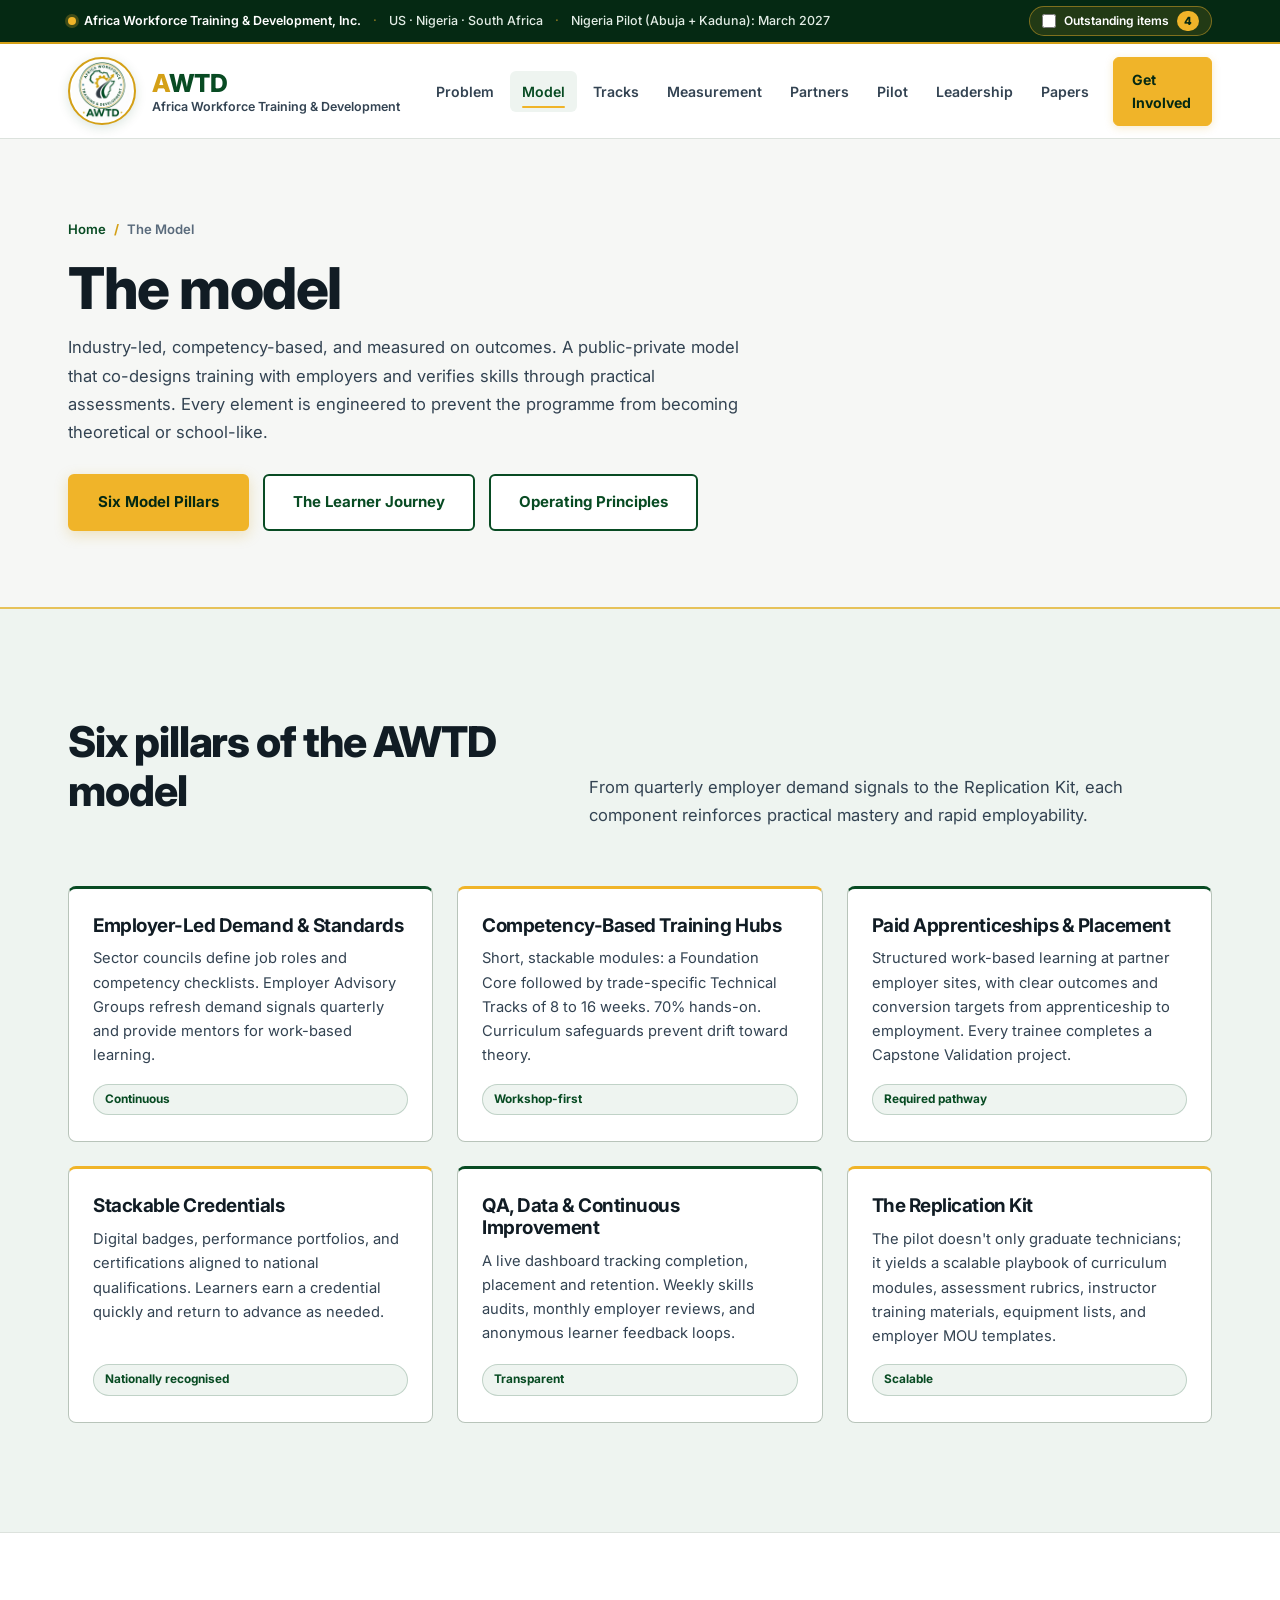
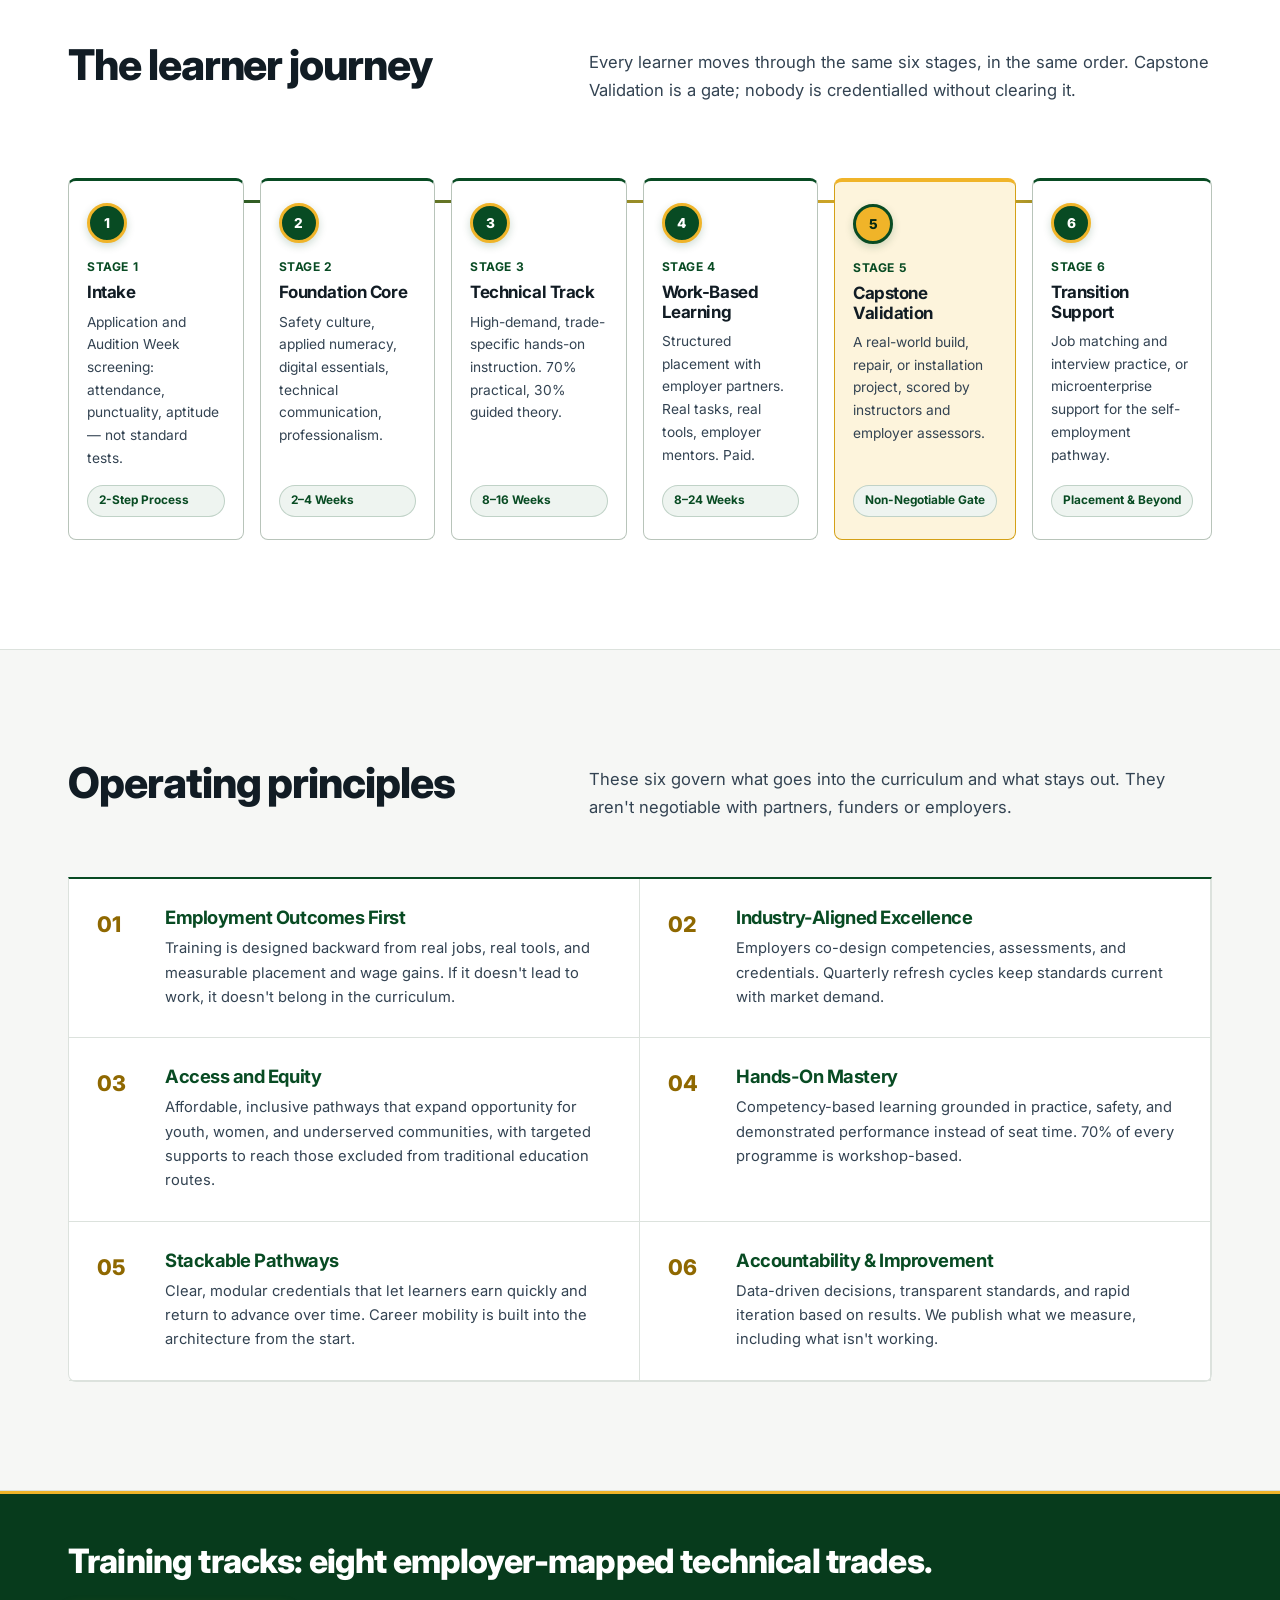
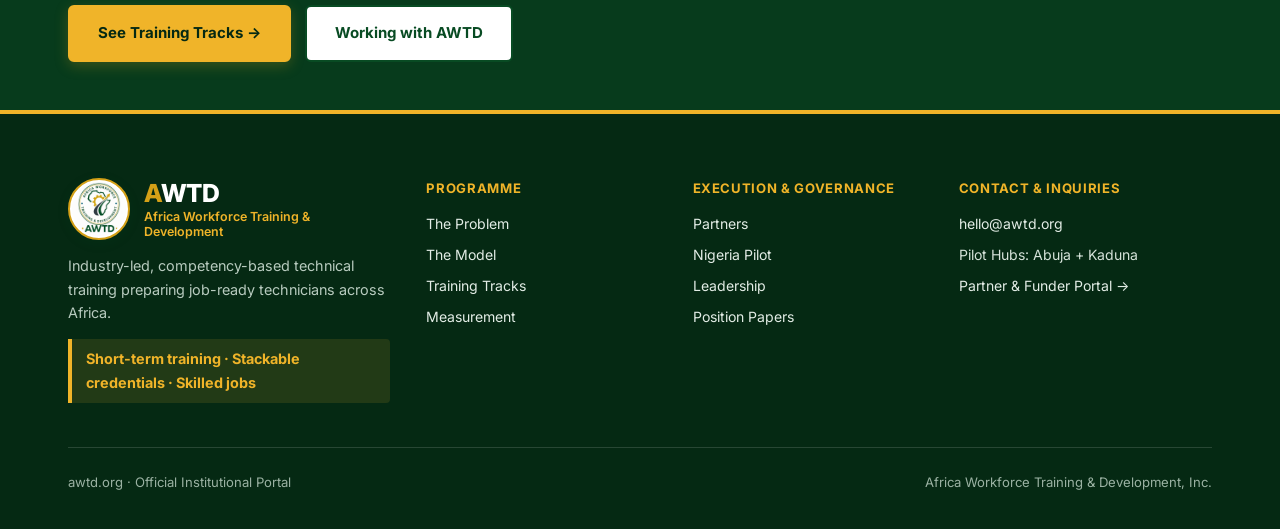
<file: model.html>
<!DOCTYPE html>
<html lang="en">
<head>
  <meta charset="UTF-8">
  <meta name="viewport" content="width=device-width, initial-scale=1.0, viewport-fit=cover">
  <meta name="claude:viewport-fit-sides" content="cover">
  <meta name="description" content="The AWTD Model, The Learner Journey, and Operating Principles — Industry-led, competency-based technical training measured on employment outcomes.">
  <title>The Model — AWTD | Africa Workforce Training &amp; Development</title>
  <link rel="icon" type="image/jpeg" href="04%20Logos/awtd-official-logo.jpg">
  <link rel="preconnect" href="https://fonts.googleapis.com">
  <link rel="preconnect" href="https://fonts.gstatic.com" crossorigin>
  <link rel="stylesheet" href="https://fonts.googleapis.com/css2?family=Inter:wght@400;500;600;700;800&display=swap">
  <link rel="stylesheet" href="css/styles.css">
</head>
<body>

<a class="skip-link" href="#mainContent">Skip to content</a>

<div class="topbar" role="region" aria-label="Institutional status and governance controls">
  <div class="wrap topbar-in">
    <div class="topbar-meta">
      <span class="topbar-badge">
        <span class="topbar-dot" aria-hidden="true"></span>
        <span data-config="legal-name">Africa Workforce Training &amp; Development, Inc.</span>
      </span>
      <span class="topbar-sep topbar-hide-sm" aria-hidden="true">·</span>
      <span class="topbar-hide-sm">US · Nigeria · South Africa</span>
      <span class="topbar-sep topbar-hide-sm" aria-hidden="true">·</span>
      <span class="topbar-hide-sm">Nigeria Pilot (<span data-config="pilot-cities">Abuja + Kaduna</span>): March 2027</span>
    </div>
    <label class="switch" title="Highlight slots awaiting final board sign-off or asset clearance">
      <input type="checkbox" id="reviewToggle" role="switch" aria-checked="false">
      <span>Outstanding items</span>
      <span class="switch-count" id="reviewCount" aria-label="Number of outstanding items">4</span>
    </label>
  </div>
</div>

<nav class="nav" aria-label="Primary Navigation">
  <div class="wrap nav-in">
    <a class="mark" href="index.html" aria-label="AWTD — Africa Workforce Training & Development Home">
      <img class="mark-seal" src="04%20Logos/awtd-official-logo.jpg" alt="Official AWTD Logo" width="68" height="68">
      <div class="mark-text">
        <span class="mark-glyph"><em>A</em>WTD</span>
        <span class="mark-sub">Africa Workforce Training &amp; Development</span>
      </div>
    </a>

    <button class="nav-toggle" id="navToggle" type="button" aria-expanded="false" aria-controls="navLinks" aria-label="Toggle navigation menu">
      <span class="nav-toggle-bar"></span>
      <span class="nav-toggle-bar"></span>
      <span class="nav-toggle-bar"></span>
    </button>

    <div class="nav-links" id="navLinks">
      <a href="problem.html">Problem</a>
      <a href="model.html" class="is-active" aria-current="page">Model</a>
      <a href="tracks.html">Tracks</a>
      <a href="measurement.html">Measurement</a>
      <a href="partners.html">Partners</a>
      <a href="pilot.html">Pilot</a>
      <a href="leadership.html">Leadership</a>
      <a href="papers.html">Papers</a>
      <a class="nav-cta" href="get-involved.html">Get Involved</a>
    </div>
  </div>

  <div class="review-bar" role="region" aria-label="Outstanding items review bar">
    <div class="wrap review-bar-in">
      <span>BOARD REVIEW MODE ACTIVE · Dashed gold borders mark slots awaiting final asset delivery or board sign-off.</span>
      <div class="review-bar-actions">
        <div class="review-city-editor" title="Single-source pilot cities field — updates every reference across the site">
          <label for="reviewCityInput">Pilot Cities:</label>
          <input type="text" id="reviewCityInput" value="Abuja + Kaduna" aria-label="Edit single-source pilot cities">
          <button type="button" class="review-city-save" id="reviewCitySaveBtn">Apply</button>
        </div>
        <button type="button" class="review-jump-btn" id="reviewNextBtn">Next outstanding item →</button>
      </div>
    </div>
  </div>
</nav>

<main id="mainContent">
  <header class="band page-hero" id="top">
    <div class="wrap">
      <nav class="breadcrumb" aria-label="Breadcrumb">
        <a href="index.html">Home</a>
        <span class="breadcrumb-sep" aria-hidden="true">/</span>
        <span aria-current="page">The Model</span>
      </nav>
      <h1 class="h-sec" style="font-size:clamp(2.35rem,5vw,3.6rem)">The model</h1>
      <p class="lead">Industry-led, competency-based, and measured on outcomes. A public-private model that co-designs training with employers and verifies skills through practical assessments. Every element is engineered to prevent the programme from becoming theoretical or school-like.</p>
      <div class="btns">
        <a class="btn btn-p" href="#elements">Six Model Pillars</a>
        <a class="btn btn-s" href="#journey">The Learner Journey</a>
        <a class="btn btn-s" href="#principles">Operating Principles</a>
      </div>
    </div>
  </header>

  <section class="band band--mid reveal" id="elements" aria-labelledby="heading-elements">
    <div class="wrap">
      <div class="sec-head">
        <div>
          <h2 class="h-sec" id="heading-elements">Six pillars of the AWTD model</h2>
        </div>
        <p class="lead">From quarterly employer demand signals to the Replication Kit, each component reinforces practical mastery and rapid employability.</p>
      </div>

      <div class="pend">
        <div class="grid g3">
          <article class="card">
            <h3>Employer-Led Demand &amp; Standards</h3>
            <p>Sector councils define job roles and competency checklists. Employer Advisory Groups refresh demand signals quarterly and provide mentors for work-based learning.</p>
            <span class="tag">Continuous</span>
          </article>
          <article class="card">
            <h3>Competency-Based Training Hubs</h3>
            <p>Short, stackable modules: a Foundation Core followed by trade-specific Technical Tracks of 8 to 16 weeks. 70% hands-on. Curriculum safeguards prevent drift toward theory.</p>
            <span class="tag">Workshop-first</span>
          </article>
          <article class="card">
            <h3>Paid Apprenticeships &amp; Placement</h3>
            <p>Structured work-based learning at partner employer sites, with clear outcomes and conversion targets from apprenticeship to employment. Every trainee completes a Capstone Validation project.</p>
            <span class="tag">Required pathway</span>
          </article>
          <article class="card">
            <h3>Stackable Credentials</h3>
            <p>Digital badges, performance portfolios, and certifications aligned to national qualifications. Learners earn a credential quickly and return to advance as needed.</p>
            <span class="tag">Nationally recognised</span>
          </article>
          <article class="card">
            <h3>QA, Data &amp; Continuous Improvement</h3>
            <p>A live dashboard tracking completion, placement and retention. Weekly skills audits, monthly employer reviews, and anonymous learner feedback loops.</p>
            <span class="tag">Transparent</span>
          </article>
          <article class="card">
            <h3>The Replication Kit</h3>
            <p>The pilot doesn't only graduate technicians; it yields a scalable playbook of curriculum modules, assessment rubrics, instructor training materials, equipment lists, and employer MOU templates.</p>
            <span class="tag">Scalable</span>
          </article>
        </div>
        <div class="pend-note">NOTE ON PILLAR 2 · Foundation Core duration appears as 2–6 weeks in the 26 September training design and 2–4 weeks in the earlier mockup; final duration is being confirmed against the training design.</div>
      </div>
    </div>
  </section>

  <section class="band reveal" id="journey" aria-labelledby="heading-journey">
    <div class="wrap">
      <div class="sec-head">
        <div>
          <h2 class="h-sec" id="heading-journey">The learner journey</h2>
        </div>
        <p class="lead">Every learner moves through the same six stages, in the same order. Capstone Validation is a gate; nobody is credentialled without clearing it.</p>
      </div>

      <div class="pend">
        <div class="pipeline-track" role="list" aria-label="Six-stage learner progression">
          <div class="pipeline-stage" role="listitem">
            <div class="pipeline-node" aria-hidden="true">1</div>
            <span class="step-n">Stage 1</span>
            <h3>Intake</h3>
            <p>Application and Audition Week screening: attendance, punctuality, aptitude — not standard tests.</p>
            <span class="tag">2-Step Process</span>
          </div>
          <div class="pipeline-stage" role="listitem">
            <div class="pipeline-node" aria-hidden="true">2</div>
            <span class="step-n">Stage 2</span>
            <h3>Foundation Core</h3>
            <p>Safety culture, applied numeracy, digital essentials, technical communication, professionalism.</p>
            <span class="tag">2–4 Weeks</span>
          </div>
          <div class="pipeline-stage" role="listitem">
            <div class="pipeline-node" aria-hidden="true">3</div>
            <span class="step-n">Stage 3</span>
            <h3>Technical Track</h3>
            <p>High-demand, trade-specific hands-on instruction. 70% practical, 30% guided theory.</p>
            <span class="tag">8–16 Weeks</span>
          </div>
          <div class="pipeline-stage" role="listitem">
            <div class="pipeline-node" aria-hidden="true">4</div>
            <span class="step-n">Stage 4</span>
            <h3>Work-Based Learning</h3>
            <p>Structured placement with employer partners. Real tasks, real tools, employer mentors. Paid.</p>
            <span class="tag">8–24 Weeks</span>
          </div>
          <div class="pipeline-stage pipeline-stage--gate" role="listitem">
            <div class="pipeline-node" aria-hidden="true">5</div>
            <span class="step-n">Stage 5</span>
            <h3>Capstone Validation</h3>
            <p>A real-world build, repair, or installation project, scored by instructors and employer assessors.</p>
            <span class="tag">Non-Negotiable Gate</span>
          </div>
          <div class="pipeline-stage" role="listitem">
            <div class="pipeline-node" aria-hidden="true">6</div>
            <span class="step-n">Stage 6</span>
            <h3>Transition Support</h3>
            <p>Job matching and interview practice, or microenterprise support for the self-employment pathway.</p>
            <span class="tag">Placement &amp; Beyond</span>
          </div>
        </div>
        <div class="pend-note">DURATION CONFIRMATION · Stages 2 (Foundation Core) and 4 (Work-Based Learning) durations are being confirmed against the current training design.</div>
      </div>
    </div>
  </section>

  <section class="band band--light reveal" id="principles" aria-labelledby="heading-principles">
    <div class="wrap">
      <div class="sec-head">
        <div>
          <h2 class="h-sec" id="heading-principles">Operating principles</h2>
        </div>
        <p class="lead">These six govern what goes into the curriculum and what stays out. They aren't negotiable with partners, funders or employers.</p>
      </div>

      <div class="manifesto-grid" role="list">
        <article class="manifesto-item" role="listitem">
          <div class="manifesto-roman" aria-hidden="true">01</div>
          <div class="manifesto-content">
            <h3>Employment Outcomes First</h3>
            <p>Training is designed backward from real jobs, real tools, and measurable placement and wage gains. If it doesn't lead to work, it doesn't belong in the curriculum.</p>
          </div>
        </article>
        <article class="manifesto-item" role="listitem">
          <div class="manifesto-roman" aria-hidden="true">02</div>
          <div class="manifesto-content">
            <h3>Industry-Aligned Excellence</h3>
            <p>Employers co-design competencies, assessments, and credentials. Quarterly refresh cycles keep standards current with market demand.</p>
          </div>
        </article>
        <article class="manifesto-item" role="listitem">
          <div class="manifesto-roman" aria-hidden="true">03</div>
          <div class="manifesto-content">
            <h3>Access and Equity</h3>
            <p>Affordable, inclusive pathways that expand opportunity for youth, women, and underserved communities, with targeted supports to reach those excluded from traditional education routes.</p>
          </div>
        </article>
        <article class="manifesto-item" role="listitem">
          <div class="manifesto-roman" aria-hidden="true">04</div>
          <div class="manifesto-content">
            <h3>Hands-On Mastery</h3>
            <p>Competency-based learning grounded in practice, safety, and demonstrated performance instead of seat time. 70% of every programme is workshop-based.</p>
          </div>
        </article>
        <article class="manifesto-item" role="listitem">
          <div class="manifesto-roman" aria-hidden="true">05</div>
          <div class="manifesto-content">
            <h3>Stackable Pathways</h3>
            <p>Clear, modular credentials that let learners earn quickly and return to advance over time. Career mobility is built into the architecture from the start.</p>
          </div>
        </article>
        <article class="manifesto-item" role="listitem">
          <div class="manifesto-roman" aria-hidden="true">06</div>
          <div class="manifesto-content">
            <h3>Accountability &amp; Improvement</h3>
            <p>Data-driven decisions, transparent standards, and rapid iteration based on results. We publish what we measure, including what isn't working.</p>
          </div>
        </article>
      </div>
    </div>
  </section>

  <section class="next-band" aria-label="Next section navigation">
    <div class="wrap next-band-in">
      <div>
        <h2 class="h-sec" style="font-size:clamp(1.5rem,3vw,2.1rem)">Training tracks: eight employer-mapped technical trades.</h2>
      </div>
      <div class="btns" style="margin-top:0">
        <a class="btn btn-p" href="tracks.html">See Training Tracks →</a>
        <a class="btn btn-s" href="get-involved.html">Working with AWTD</a>
      </div>
    </div>
  </section>
</main>

<footer class="foot">
  <div class="wrap">
    <div class="foot-in">
      <div class="foot-brand">
        <div class="foot-brand-mark">
          <img class="mark-seal" src="04%20Logos/awtd-official-logo.jpg" alt="Official AWTD Logo" width="62" height="62">
          <div class="mark-text">
            <span class="mark-glyph"><em>A</em>WTD</span>
            <span class="mark-sub">Africa Workforce Training &amp; Development</span>
          </div>
        </div>
        <p>Industry-led, competency-based technical training preparing job-ready technicians across Africa.</p>
        <p class="strap">Short-term training · Stackable credentials · Skilled jobs</p>
      </div>

      <div class="foot-meta">
        <b>Programme</b>
        <a href="problem.html">The Problem</a>
        <a href="model.html">The Model</a>
        <a href="tracks.html">Training Tracks</a>
        <a href="measurement.html">Measurement</a>
      </div>

      <div class="foot-meta">
        <b>Execution &amp; Governance</b>
        <a href="partners.html">Partners</a>
        <a href="pilot.html">Nigeria Pilot</a>
        <a href="leadership.html">Leadership</a>
        <a href="papers.html">Position Papers</a>
      </div>

      <div class="foot-meta pend">
        <b>Contact &amp; Inquiries</b>
        <a href="mailto:hello@awtd.org" data-config="contact-email">hello@awtd.org</a>
        <span>Pilot Hubs: <span data-config="pilot-cities">Abuja + Kaduna</span></span>
        <a href="get-involved.html">Partner &amp; Funder Portal →</a>
        <div class="pend-note">AWAITING · Final public contact details to be confirmed prior to launch.</div>
      </div>
    </div>

    <div class="foot-base">
      <span>awtd.org · Official Institutional Portal</span>
      <span class="pend" style="display:inline-block">
        <span data-config="legal-name">Africa Workforce Training &amp; Development, Inc.</span>
        <span class="pend-note">CONFIRM · Filed legal entity name is Africa Workforce Training &amp; Development, Inc.</span>
      </span>
    </div>
  </div>
</footer>

<script src="js/main.js"></script>
</body>
</html>
</file>
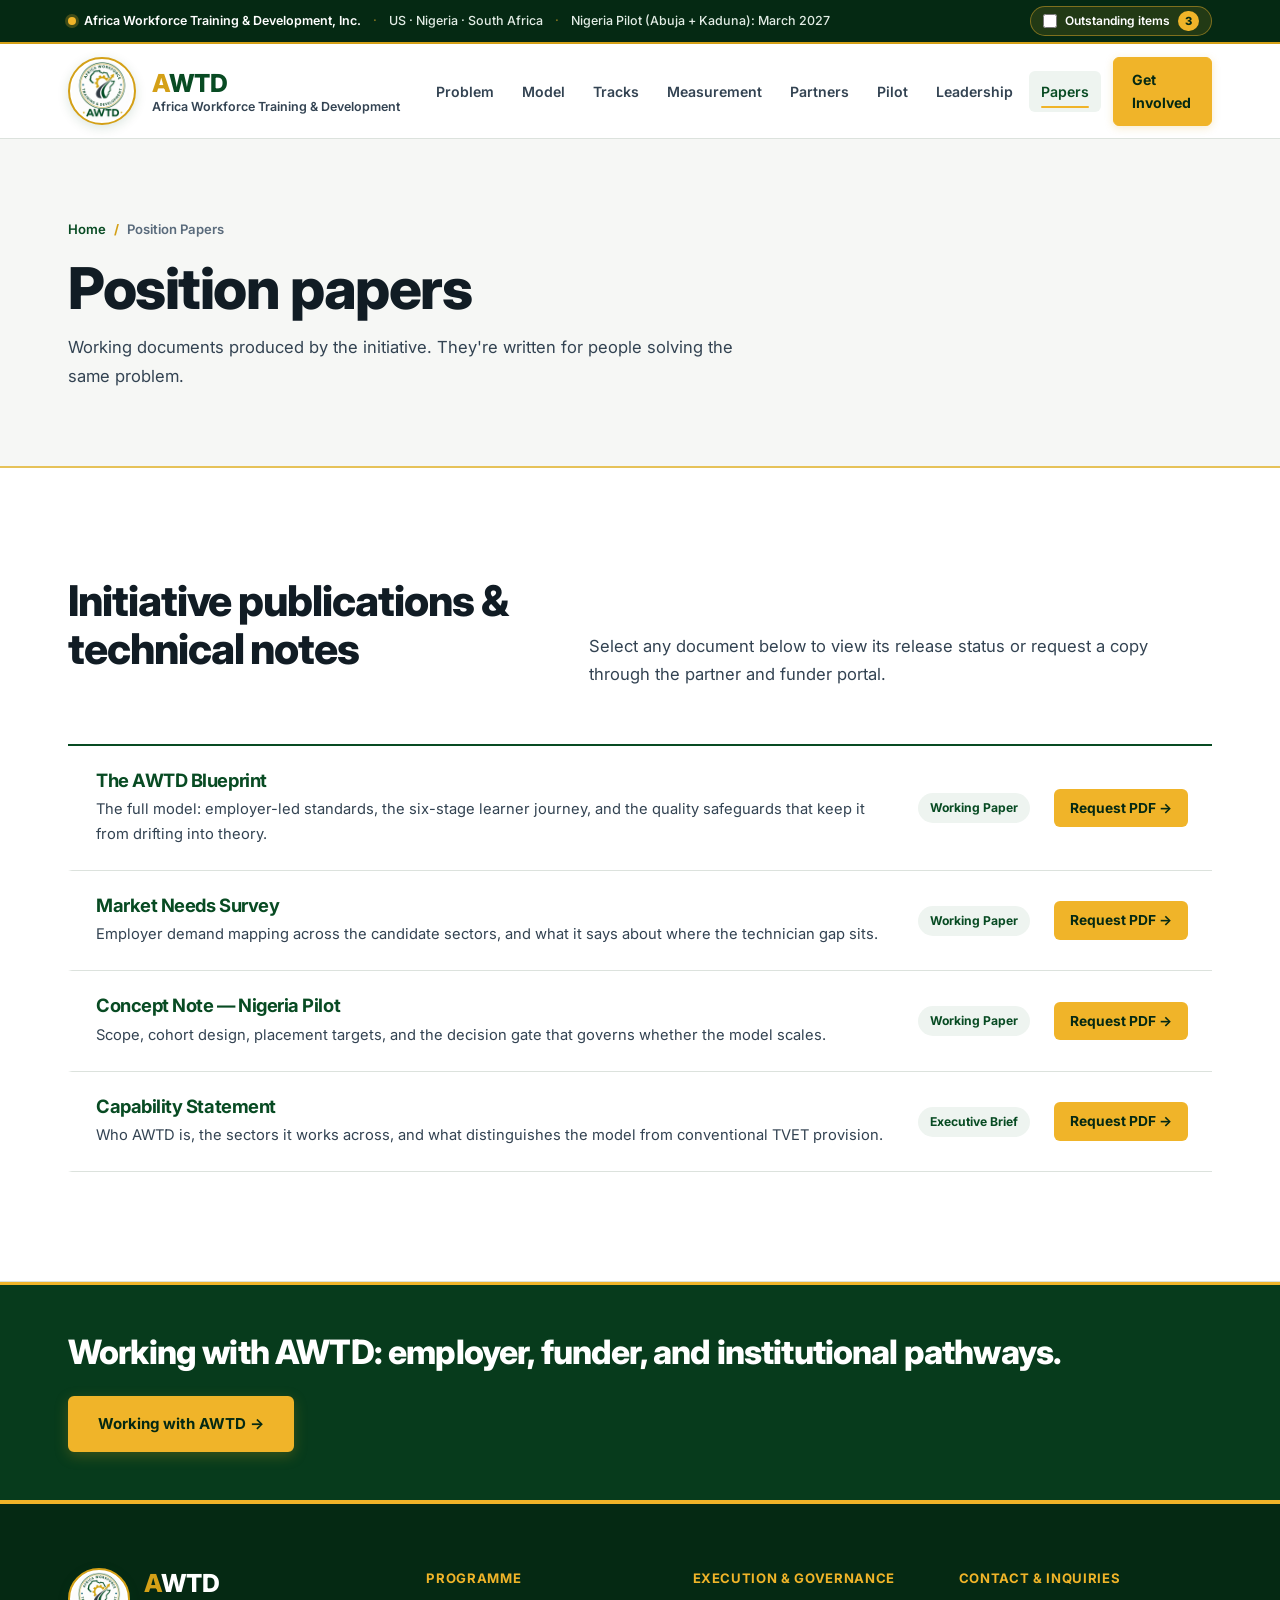
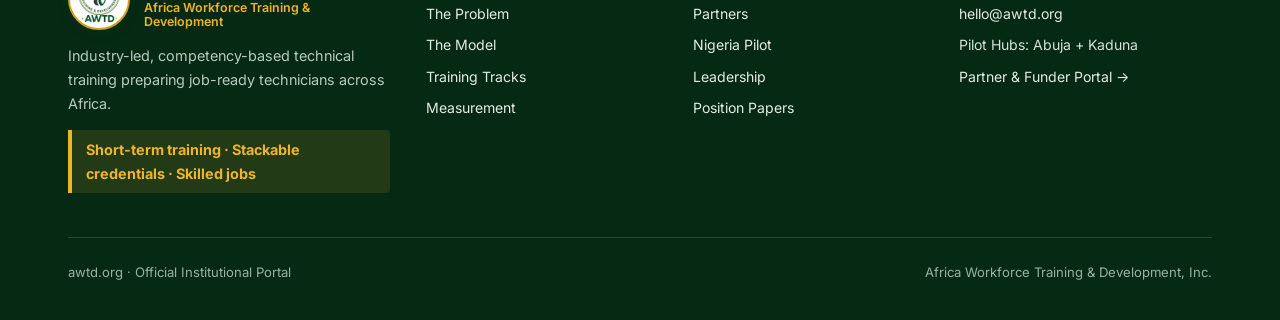
<file: papers.html>
<!DOCTYPE html>
<html lang="en">
<head>
  <meta charset="UTF-8">
  <meta name="viewport" content="width=device-width, initial-scale=1.0, viewport-fit=cover">
  <meta name="claude:viewport-fit-sides" content="cover">
  <meta name="description" content="Position Papers — Working documents produced by AWTD: The AWTD Blueprint, Market Needs Survey, Concept Note — Nigeria Pilot, and Capability Statement.">
  <title>Position Papers — AWTD | Africa Workforce Training &amp; Development</title>
  <link rel="icon" type="image/jpeg" href="04%20Logos/awtd-official-logo.jpg">
  <link rel="preconnect" href="https://fonts.googleapis.com">
  <link rel="preconnect" href="https://fonts.gstatic.com" crossorigin>
  <link rel="stylesheet" href="https://fonts.googleapis.com/css2?family=Inter:wght@400;500;600;700;800&display=swap">
  <link rel="stylesheet" href="css/styles.css">
</head>
<body>

<a class="skip-link" href="#mainContent">Skip to content</a>

<div class="topbar" role="region" aria-label="Institutional status and governance controls">
  <div class="wrap topbar-in">
    <div class="topbar-meta">
      <span class="topbar-badge">
        <span class="topbar-dot" aria-hidden="true"></span>
        <span data-config="legal-name">Africa Workforce Training &amp; Development, Inc.</span>
      </span>
      <span class="topbar-sep topbar-hide-sm" aria-hidden="true">·</span>
      <span class="topbar-hide-sm">US · Nigeria · South Africa</span>
      <span class="topbar-sep topbar-hide-sm" aria-hidden="true">·</span>
      <span class="topbar-hide-sm">Nigeria Pilot (<span data-config="pilot-cities">Abuja + Kaduna</span>): March 2027</span>
    </div>
    <label class="switch" title="Highlight slots awaiting final board sign-off or asset clearance">
      <input type="checkbox" id="reviewToggle" role="switch" aria-checked="false">
      <span>Outstanding items</span>
      <span class="switch-count" id="reviewCount" aria-label="Number of outstanding items">3</span>
    </label>
  </div>
</div>

<nav class="nav" aria-label="Primary Navigation">
  <div class="wrap nav-in">
    <a class="mark" href="index.html" aria-label="AWTD — Africa Workforce Training & Development Home">
      <img class="mark-seal" src="04%20Logos/awtd-official-logo.jpg" alt="Official AWTD Logo" width="68" height="68">
      <div class="mark-text">
        <span class="mark-glyph"><em>A</em>WTD</span>
        <span class="mark-sub">Africa Workforce Training &amp; Development</span>
      </div>
    </a>

    <button class="nav-toggle" id="navToggle" type="button" aria-expanded="false" aria-controls="navLinks" aria-label="Toggle navigation menu">
      <span class="nav-toggle-bar"></span>
      <span class="nav-toggle-bar"></span>
      <span class="nav-toggle-bar"></span>
    </button>

    <div class="nav-links" id="navLinks">
      <a href="problem.html">Problem</a>
      <a href="model.html">Model</a>
      <a href="tracks.html">Tracks</a>
      <a href="measurement.html">Measurement</a>
      <a href="partners.html">Partners</a>
      <a href="pilot.html">Pilot</a>
      <a href="leadership.html">Leadership</a>
      <a href="papers.html" class="is-active" aria-current="page">Papers</a>
      <a class="nav-cta" href="get-involved.html">Get Involved</a>
    </div>
  </div>

  <div class="review-bar" role="region" aria-label="Outstanding items review bar">
    <div class="wrap review-bar-in">
      <span>BOARD REVIEW MODE ACTIVE · Dashed gold borders mark slots awaiting final asset delivery or board sign-off.</span>
      <div class="review-bar-actions">
        <div class="review-city-editor" title="Single-source pilot cities field — updates every reference across the site">
          <label for="reviewCityInput">Pilot Cities:</label>
          <input type="text" id="reviewCityInput" value="Abuja + Kaduna" aria-label="Edit single-source pilot cities">
          <button type="button" class="review-city-save" id="reviewCitySaveBtn">Apply</button>
        </div>
        <button type="button" class="review-jump-btn" id="reviewNextBtn">Next outstanding item →</button>
      </div>
    </div>
  </div>
</nav>

<main id="mainContent">
  <header class="band page-hero" id="top">
    <div class="wrap">
      <nav class="breadcrumb" aria-label="Breadcrumb">
        <a href="index.html">Home</a>
        <span class="breadcrumb-sep" aria-hidden="true">/</span>
        <span aria-current="page">Position Papers</span>
      </nav>
      <h1 class="h-sec" style="font-size:clamp(2.35rem,5vw,3.6rem)">Position papers</h1>
      <p class="lead">Working documents produced by the initiative. They're written for people solving the same problem.</p>
    </div>
  </header>

  <section class="band reveal" id="insights" aria-labelledby="heading-insights">
    <div class="wrap">
      <div class="sec-head">
        <div>
          <h2 class="h-sec" id="heading-insights">Initiative publications &amp; technical notes</h2>
        </div>
        <p class="lead">Select any document below to view its release status or request a copy through the partner and funder portal.</p>
      </div>

      <div class="pend">
        <div class="publication-index">
          <div class="publication-row" role="button" tabindex="0" data-doc-id="blueprint" aria-label="View status for The AWTD Blueprint PDF">
            <div class="pub-main">
              <h4>The AWTD Blueprint</h4>
              <p>The full model: employer-led standards, the six-stage learner journey, and the quality safeguards that keep it from drifting into theory.</p>
            </div>
            <span class="pub-type">Working Paper</span>
            <span class="pub-action">Request PDF →</span>
          </div>

          <div class="publication-row" role="button" tabindex="0" data-doc-id="market-survey" aria-label="View status for Market Needs Survey PDF">
            <div class="pub-main">
              <h4>Market Needs Survey</h4>
              <p>Employer demand mapping across the candidate sectors, and what it says about where the technician gap sits.</p>
            </div>
            <span class="pub-type">Working Paper</span>
            <span class="pub-action">Request PDF →</span>
          </div>

          <div class="publication-row" role="button" tabindex="0" data-doc-id="concept-note" aria-label="View status for Concept Note — Nigeria Pilot PDF">
            <div class="pub-main">
              <h4>Concept Note — Nigeria Pilot</h4>
              <p>Scope, cohort design, placement targets, and the decision gate that governs whether the model scales.</p>
            </div>
            <span class="pub-type">Working Paper</span>
            <span class="pub-action">Request PDF →</span>
          </div>

          <div class="publication-row" role="button" tabindex="0" data-doc-id="capability-statement" aria-label="View status for Capability Statement PDF">
            <div class="pub-main">
              <h4>Capability Statement</h4>
              <p>Who AWTD is, the sectors it works across, and what distinguishes the model from conventional TVET provision.</p>
            </div>
            <span class="pub-type">Executive Brief</span>
            <span class="pub-action">Request PDF →</span>
          </div>
        </div>
        <div class="pend-note">PROPOSED, NOT CLEARED · These four working documents are awaiting final public release clearance. The capability statement is undergoing final officer table verification prior to distribution.</div>
      </div>
    </div>
  </section>

  <section class="next-band" aria-label="Next section navigation">
    <div class="wrap next-band-in">
      <div>
        <h2 class="h-sec" style="font-size:clamp(1.5rem,3vw,2.1rem)">Working with AWTD: employer, funder, and institutional pathways.</h2>
      </div>
      <div class="btns" style="margin-top:0">
        <a class="btn btn-p" href="get-involved.html">Working with AWTD →</a>
      </div>
    </div>
  </section>
</main>

<div class="modal-backdrop" id="docModalBackdrop" aria-hidden="true" role="dialog" aria-modal="true" aria-labelledby="docModalTitle">
  <div class="modal">
    <div class="modal-eyebrow" id="docModalStatus">2026 · Pre-Release</div>
    <h3 id="docModalTitle">Capability Statement</h3>
    <p id="docModalDesc">Who AWTD is, the sectors it works across, and what distinguishes the model from conventional TVET provision.</p>
    <div class="modal-actions">
      <button type="button" class="btn btn-s" id="docModalClose">Close</button>
      <button type="button" class="btn btn-p" id="docModalRequest">Request Release Copy →</button>
    </div>
  </div>
</div>

<footer class="foot">
  <div class="wrap">
    <div class="foot-in">
      <div class="foot-brand">
        <div class="foot-brand-mark">
          <img class="mark-seal" src="04%20Logos/awtd-official-logo.jpg" alt="Official AWTD Logo" width="62" height="62">
          <div class="mark-text">
            <span class="mark-glyph"><em>A</em>WTD</span>
            <span class="mark-sub">Africa Workforce Training &amp; Development</span>
          </div>
        </div>
        <p>Industry-led, competency-based technical training preparing job-ready technicians across Africa.</p>
        <p class="strap">Short-term training · Stackable credentials · Skilled jobs</p>
      </div>

      <div class="foot-meta">
        <b>Programme</b>
        <a href="problem.html">The Problem</a>
        <a href="model.html">The Model</a>
        <a href="tracks.html">Training Tracks</a>
        <a href="measurement.html">Measurement</a>
      </div>

      <div class="foot-meta">
        <b>Execution &amp; Governance</b>
        <a href="partners.html">Partners</a>
        <a href="pilot.html">Nigeria Pilot</a>
        <a href="leadership.html">Leadership</a>
        <a href="papers.html">Position Papers</a>
      </div>

      <div class="foot-meta pend">
        <b>Contact &amp; Inquiries</b>
        <a href="mailto:hello@awtd.org" data-config="contact-email">hello@awtd.org</a>
        <span>Pilot Hubs: <span data-config="pilot-cities">Abuja + Kaduna</span></span>
        <a href="get-involved.html">Partner &amp; Funder Portal →</a>
        <div class="pend-note">AWAITING · Final public contact details to be confirmed prior to launch.</div>
      </div>
    </div>

    <div class="foot-base">
      <span>awtd.org · Official Institutional Portal</span>
      <span class="pend" style="display:inline-block">
        <span data-config="legal-name">Africa Workforce Training &amp; Development, Inc.</span>
        <span class="pend-note">CONFIRM · Filed legal entity name is Africa Workforce Training &amp; Development, Inc.</span>
      </span>
    </div>
  </div>
</footer>

<script src="js/main.js"></script>
</body>
</html>
</file>
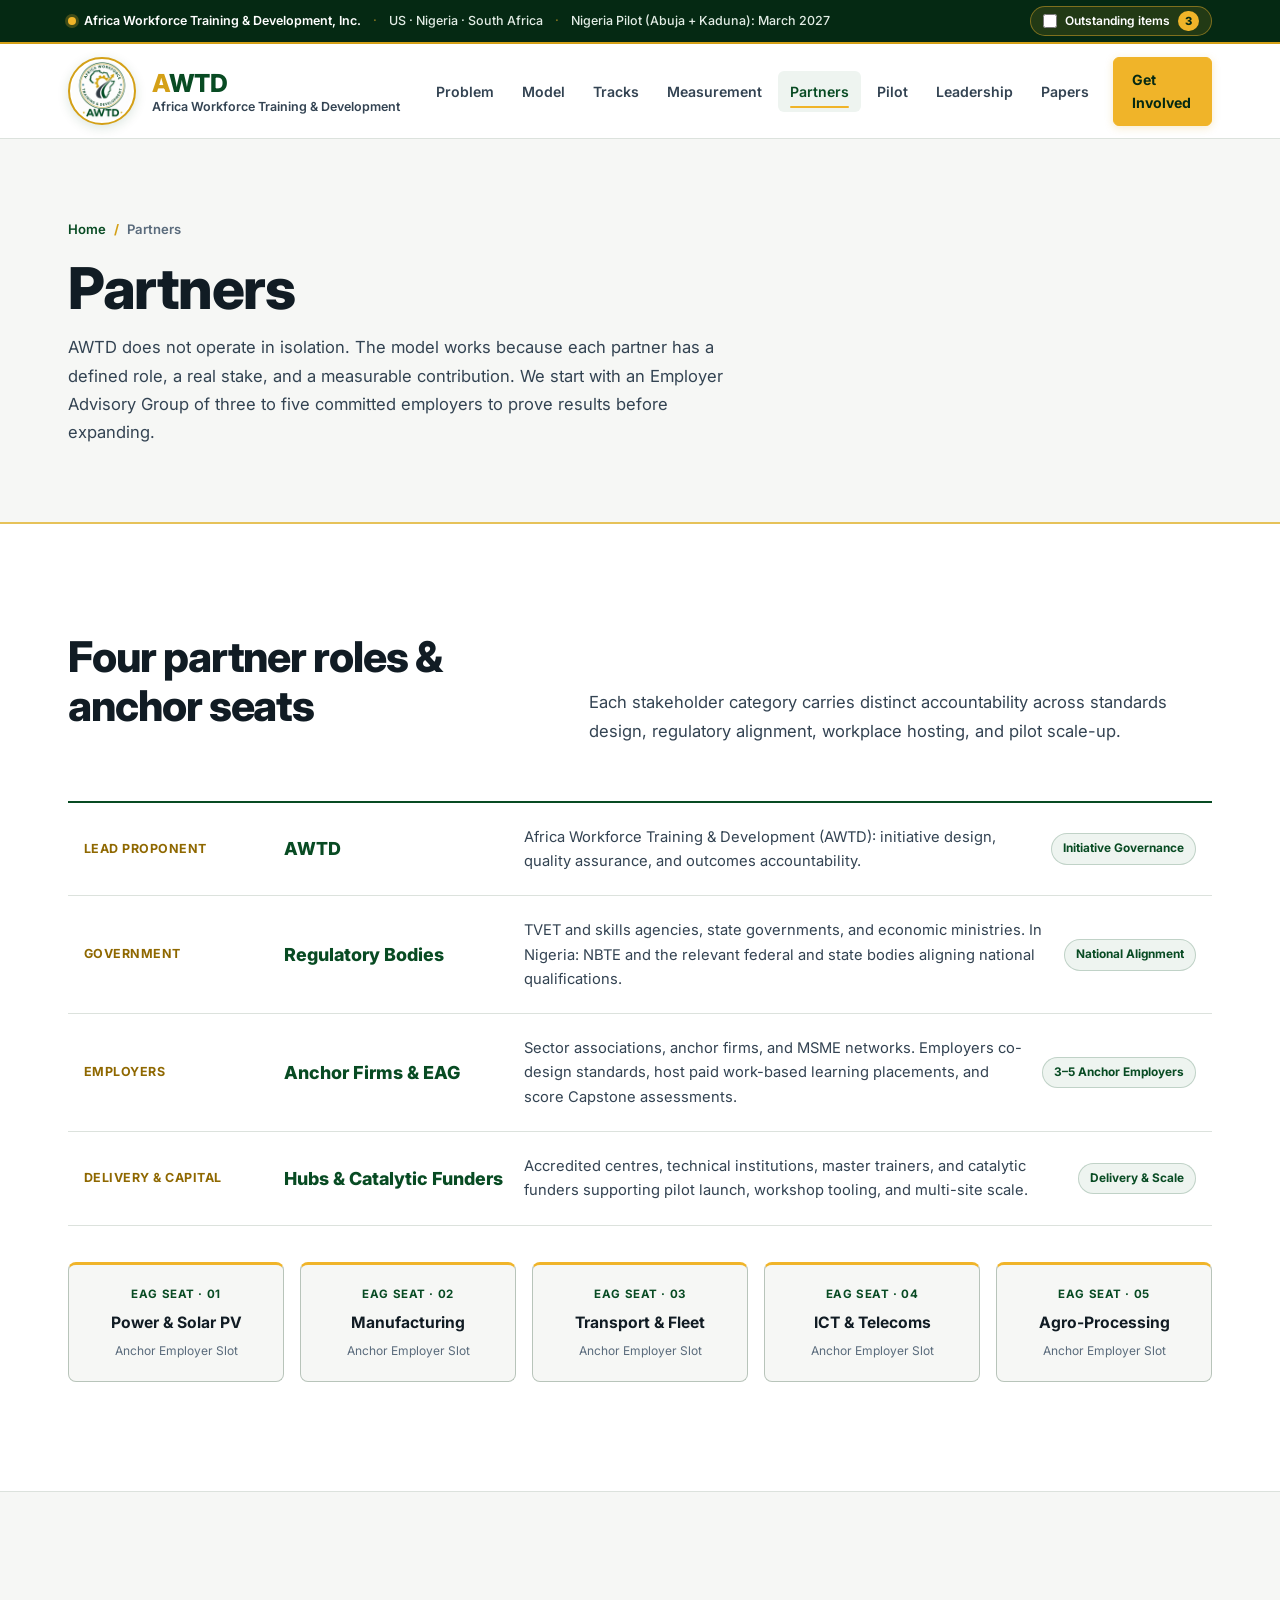
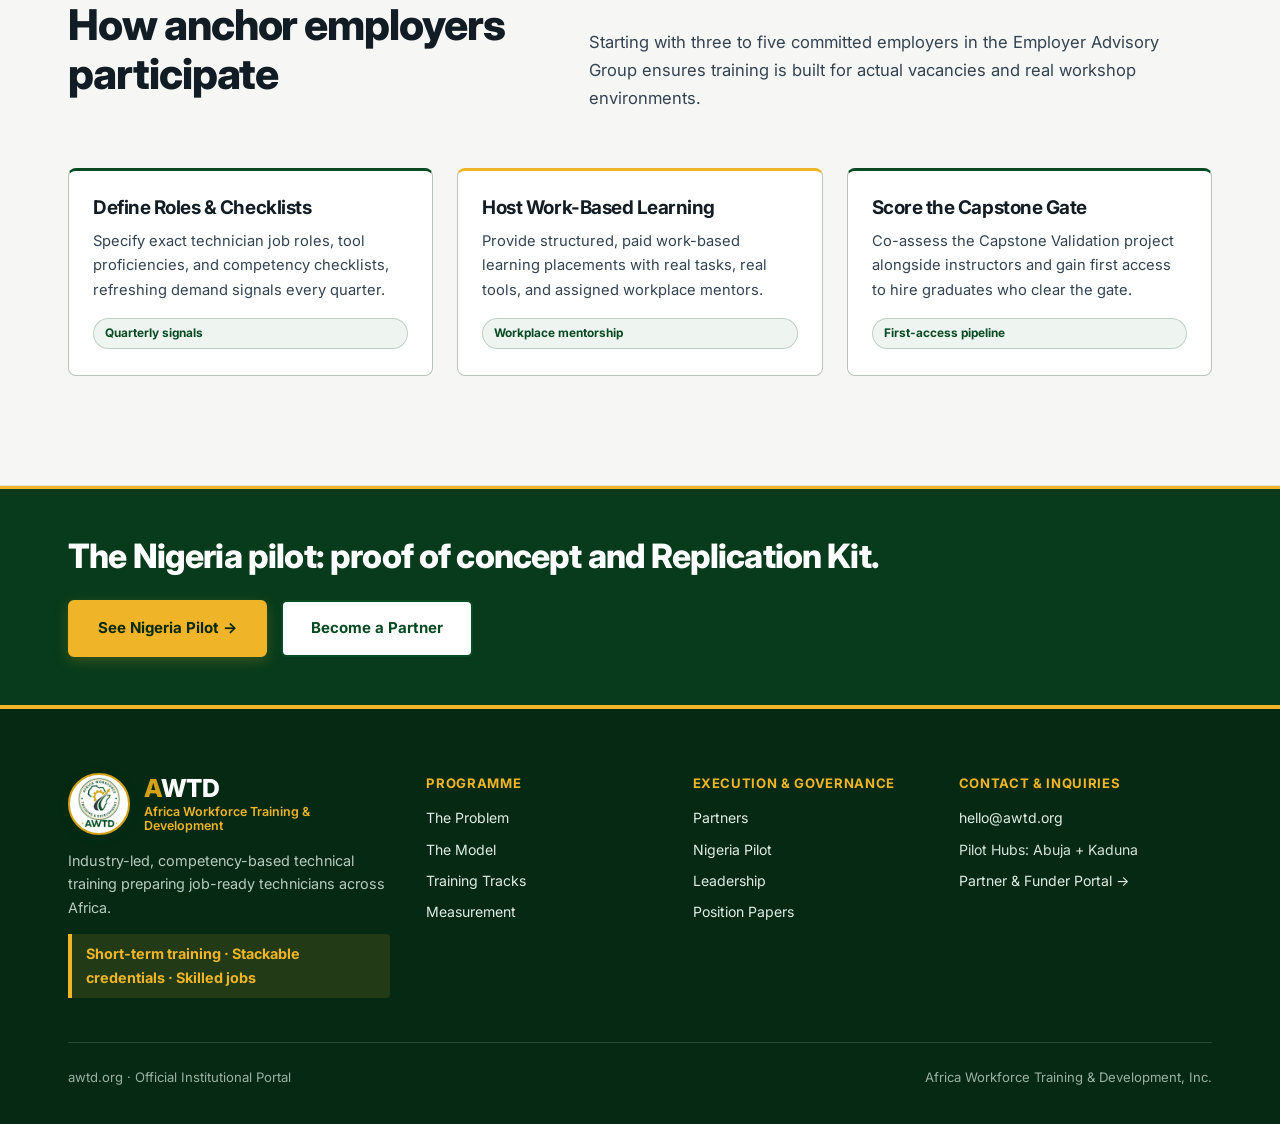
<file: partners.html>
<!DOCTYPE html>
<html lang="en">
<head>
  <meta charset="UTF-8">
  <meta name="viewport" content="width=device-width, initial-scale=1.0, viewport-fit=cover">
  <meta name="claude:viewport-fit-sides" content="cover">
  <meta name="description" content="Partners — How AWTD collaborates with government bodies, Employer Advisory Groups, accredited training hubs, and catalytic funders.">
  <title>Partners — AWTD | Africa Workforce Training &amp; Development</title>
  <link rel="icon" type="image/jpeg" href="04%20Logos/awtd-official-logo.jpg">
  <link rel="preconnect" href="https://fonts.googleapis.com">
  <link rel="preconnect" href="https://fonts.gstatic.com" crossorigin>
  <link rel="stylesheet" href="https://fonts.googleapis.com/css2?family=Inter:wght@400;500;600;700;800&display=swap">
  <link rel="stylesheet" href="css/styles.css">
</head>
<body>

<a class="skip-link" href="#mainContent">Skip to content</a>

<div class="topbar" role="region" aria-label="Institutional status and governance controls">
  <div class="wrap topbar-in">
    <div class="topbar-meta">
      <span class="topbar-badge">
        <span class="topbar-dot" aria-hidden="true"></span>
        <span data-config="legal-name">Africa Workforce Training &amp; Development, Inc.</span>
      </span>
      <span class="topbar-sep topbar-hide-sm" aria-hidden="true">·</span>
      <span class="topbar-hide-sm">US · Nigeria · South Africa</span>
      <span class="topbar-sep topbar-hide-sm" aria-hidden="true">·</span>
      <span class="topbar-hide-sm">Nigeria Pilot (<span data-config="pilot-cities">Abuja + Kaduna</span>): March 2027</span>
    </div>
    <label class="switch" title="Highlight slots awaiting final board sign-off or asset clearance">
      <input type="checkbox" id="reviewToggle" role="switch" aria-checked="false">
      <span>Outstanding items</span>
      <span class="switch-count" id="reviewCount" aria-label="Number of outstanding items">3</span>
    </label>
  </div>
</div>

<nav class="nav" aria-label="Primary Navigation">
  <div class="wrap nav-in">
    <a class="mark" href="index.html" aria-label="AWTD — Africa Workforce Training & Development Home">
      <img class="mark-seal" src="04%20Logos/awtd-official-logo.jpg" alt="Official AWTD Logo" width="68" height="68">
      <div class="mark-text">
        <span class="mark-glyph"><em>A</em>WTD</span>
        <span class="mark-sub">Africa Workforce Training &amp; Development</span>
      </div>
    </a>

    <button class="nav-toggle" id="navToggle" type="button" aria-expanded="false" aria-controls="navLinks" aria-label="Toggle navigation menu">
      <span class="nav-toggle-bar"></span>
      <span class="nav-toggle-bar"></span>
      <span class="nav-toggle-bar"></span>
    </button>

    <div class="nav-links" id="navLinks">
      <a href="problem.html">Problem</a>
      <a href="model.html">Model</a>
      <a href="tracks.html">Tracks</a>
      <a href="measurement.html">Measurement</a>
      <a href="partners.html" class="is-active" aria-current="page">Partners</a>
      <a href="pilot.html">Pilot</a>
      <a href="leadership.html">Leadership</a>
      <a href="papers.html">Papers</a>
      <a class="nav-cta" href="get-involved.html">Get Involved</a>
    </div>
  </div>

  <div class="review-bar" role="region" aria-label="Outstanding items review bar">
    <div class="wrap review-bar-in">
      <span>BOARD REVIEW MODE ACTIVE · Dashed gold borders mark slots awaiting final asset delivery or board sign-off.</span>
      <div class="review-bar-actions">
        <div class="review-city-editor" title="Single-source pilot cities field — updates every reference across the site">
          <label for="reviewCityInput">Pilot Cities:</label>
          <input type="text" id="reviewCityInput" value="Abuja + Kaduna" aria-label="Edit single-source pilot cities">
          <button type="button" class="review-city-save" id="reviewCitySaveBtn">Apply</button>
        </div>
        <button type="button" class="review-jump-btn" id="reviewNextBtn">Next outstanding item →</button>
      </div>
    </div>
  </div>
</nav>

<main id="mainContent">
  <header class="band page-hero" id="top">
    <div class="wrap">
      <nav class="breadcrumb" aria-label="Breadcrumb">
        <a href="index.html">Home</a>
        <span class="breadcrumb-sep" aria-hidden="true">/</span>
        <span aria-current="page">Partners</span>
      </nav>
      <h1 class="h-sec" style="font-size:clamp(2.35rem,5vw,3.6rem)">Partners</h1>
      <p class="lead">AWTD does not operate in isolation. The model works because each partner has a defined role, a real stake, and a measurable contribution. We start with an Employer Advisory Group of three to five committed employers to prove results before expanding.</p>
    </div>
  </header>

  <section class="band reveal" id="partners" aria-labelledby="heading-partners">
    <div class="wrap">
      <div class="sec-head">
        <div>
          <h2 class="h-sec" id="heading-partners">Four partner roles &amp; anchor seats</h2>
        </div>
        <p class="lead">Each stakeholder category carries distinct accountability across standards design, regulatory alignment, workplace hosting, and pilot scale-up.</p>
      </div>

      <div class="coalition-table" role="list" aria-label="Partner Coalition Responsibility Matrix">
        <div class="coalition-row" role="listitem">
          <div class="coalition-role">Lead Proponent</div>
          <div class="coalition-entity">AWTD</div>
          <div class="coalition-desc">Africa Workforce Training &amp; Development (AWTD): initiative design, quality assurance, and outcomes accountability.</div>
          <div class="coalition-stake"><span class="tag">Initiative Governance</span></div>
        </div>

        <div class="coalition-row" role="listitem">
          <div class="coalition-role">Government</div>
          <div class="coalition-entity">Regulatory Bodies</div>
          <div class="coalition-desc">TVET and skills agencies, state governments, and economic ministries. In Nigeria: NBTE and the relevant federal and state bodies aligning national qualifications.</div>
          <div class="coalition-stake"><span class="tag">National Alignment</span></div>
        </div>

        <div class="coalition-row" role="listitem">
          <div class="coalition-role">Employers</div>
          <div class="coalition-entity">Anchor Firms &amp; EAG</div>
          <div class="coalition-desc">Sector associations, anchor firms, and MSME networks. Employers co-design standards, host paid work-based learning placements, and score Capstone assessments.</div>
          <div class="coalition-stake"><span class="tag">3–5 Anchor Employers</span></div>
        </div>

        <div class="coalition-row" role="listitem">
          <div class="coalition-role">Delivery &amp; Capital</div>
          <div class="coalition-entity">Hubs &amp; Catalytic Funders</div>
          <div class="coalition-desc">Accredited centres, technical institutions, master trainers, and catalytic funders supporting pilot launch, workshop tooling, and multi-site scale.</div>
          <div class="coalition-stake"><span class="tag">Delivery &amp; Scale</span></div>
        </div>
      </div>

      <div class="pend">
        <div class="eag-strip" aria-label="Employer Advisory Group Anchor Sector Seats">
          <div class="eag-seat">
            <span class="eag-seat-idx">EAG Seat · 01</span>
            <strong>Power &amp; Solar PV</strong>
            <span class="eag-seat-status">Anchor Employer Slot</span>
          </div>
          <div class="eag-seat">
            <span class="eag-seat-idx">EAG Seat · 02</span>
            <strong>Manufacturing</strong>
            <span class="eag-seat-status">Anchor Employer Slot</span>
          </div>
          <div class="eag-seat">
            <span class="eag-seat-idx">EAG Seat · 03</span>
            <strong>Transport &amp; Fleet</strong>
            <span class="eag-seat-status">Anchor Employer Slot</span>
          </div>
          <div class="eag-seat">
            <span class="eag-seat-idx">EAG Seat · 04</span>
            <strong>ICT &amp; Telecoms</strong>
            <span class="eag-seat-status">Anchor Employer Slot</span>
          </div>
          <div class="eag-seat">
            <span class="eag-seat-idx">EAG Seat · 05</span>
            <strong>Agro-Processing</strong>
            <span class="eag-seat-status">Anchor Employer Slot</span>
          </div>
        </div>
        <div class="pend-note">AWAITING PERMISSION · Anchor employers cannot be named publicly without their formal consent.</div>
      </div>
    </div>
  </section>

  <section class="band band--light reveal" id="eag" aria-labelledby="heading-eag">
    <div class="wrap">
      <div class="sec-head">
        <div>
          <h2 class="h-sec" id="heading-eag">How anchor employers participate</h2>
        </div>
        <p class="lead">Starting with three to five committed employers in the Employer Advisory Group ensures training is built for actual vacancies and real workshop environments.</p>
      </div>

      <div class="grid g3">
        <article class="card">
          <h3>Define Roles &amp; Checklists</h3>
          <p>Specify exact technician job roles, tool proficiencies, and competency checklists, refreshing demand signals every quarter.</p>
          <span class="tag">Quarterly signals</span>
        </article>
        <article class="card">
          <h3>Host Work-Based Learning</h3>
          <p>Provide structured, paid work-based learning placements with real tasks, real tools, and assigned workplace mentors.</p>
          <span class="tag">Workplace mentorship</span>
        </article>
        <article class="card">
          <h3>Score the Capstone Gate</h3>
          <p>Co-assess the Capstone Validation project alongside instructors and gain first access to hire graduates who clear the gate.</p>
          <span class="tag">First-access pipeline</span>
        </article>
      </div>
    </div>
  </section>

  <section class="next-band" aria-label="Next section navigation">
    <div class="wrap next-band-in">
      <div>
        <h2 class="h-sec" style="font-size:clamp(1.5rem,3vw,2.1rem)">The Nigeria pilot: proof of concept and Replication Kit.</h2>
      </div>
      <div class="btns" style="margin-top:0">
        <a class="btn btn-p" href="pilot.html">See Nigeria Pilot →</a>
        <a class="btn btn-s" href="get-involved.html">Become a Partner</a>
      </div>
    </div>
  </section>
</main>

<footer class="foot">
  <div class="wrap">
    <div class="foot-in">
      <div class="foot-brand">
        <div class="foot-brand-mark">
          <img class="mark-seal" src="04%20Logos/awtd-official-logo.jpg" alt="Official AWTD Logo" width="62" height="62">
          <div class="mark-text">
            <span class="mark-glyph"><em>A</em>WTD</span>
            <span class="mark-sub">Africa Workforce Training &amp; Development</span>
          </div>
        </div>
        <p>Industry-led, competency-based technical training preparing job-ready technicians across Africa.</p>
        <p class="strap">Short-term training · Stackable credentials · Skilled jobs</p>
      </div>

      <div class="foot-meta">
        <b>Programme</b>
        <a href="problem.html">The Problem</a>
        <a href="model.html">The Model</a>
        <a href="tracks.html">Training Tracks</a>
        <a href="measurement.html">Measurement</a>
      </div>

      <div class="foot-meta">
        <b>Execution &amp; Governance</b>
        <a href="partners.html">Partners</a>
        <a href="pilot.html">Nigeria Pilot</a>
        <a href="leadership.html">Leadership</a>
        <a href="papers.html">Position Papers</a>
      </div>

      <div class="foot-meta pend">
        <b>Contact &amp; Inquiries</b>
        <a href="mailto:hello@awtd.org" data-config="contact-email">hello@awtd.org</a>
        <span>Pilot Hubs: <span data-config="pilot-cities">Abuja + Kaduna</span></span>
        <a href="get-involved.html">Partner &amp; Funder Portal →</a>
        <div class="pend-note">AWAITING · Final public contact details to be confirmed prior to launch.</div>
      </div>
    </div>

    <div class="foot-base">
      <span>awtd.org · Official Institutional Portal</span>
      <span class="pend" style="display:inline-block">
        <span data-config="legal-name">Africa Workforce Training &amp; Development, Inc.</span>
        <span class="pend-note">CONFIRM · Filed legal entity name is Africa Workforce Training &amp; Development, Inc.</span>
      </span>
    </div>
  </div>
</footer>

<script src="js/main.js"></script>
</body>
</html>
</file>
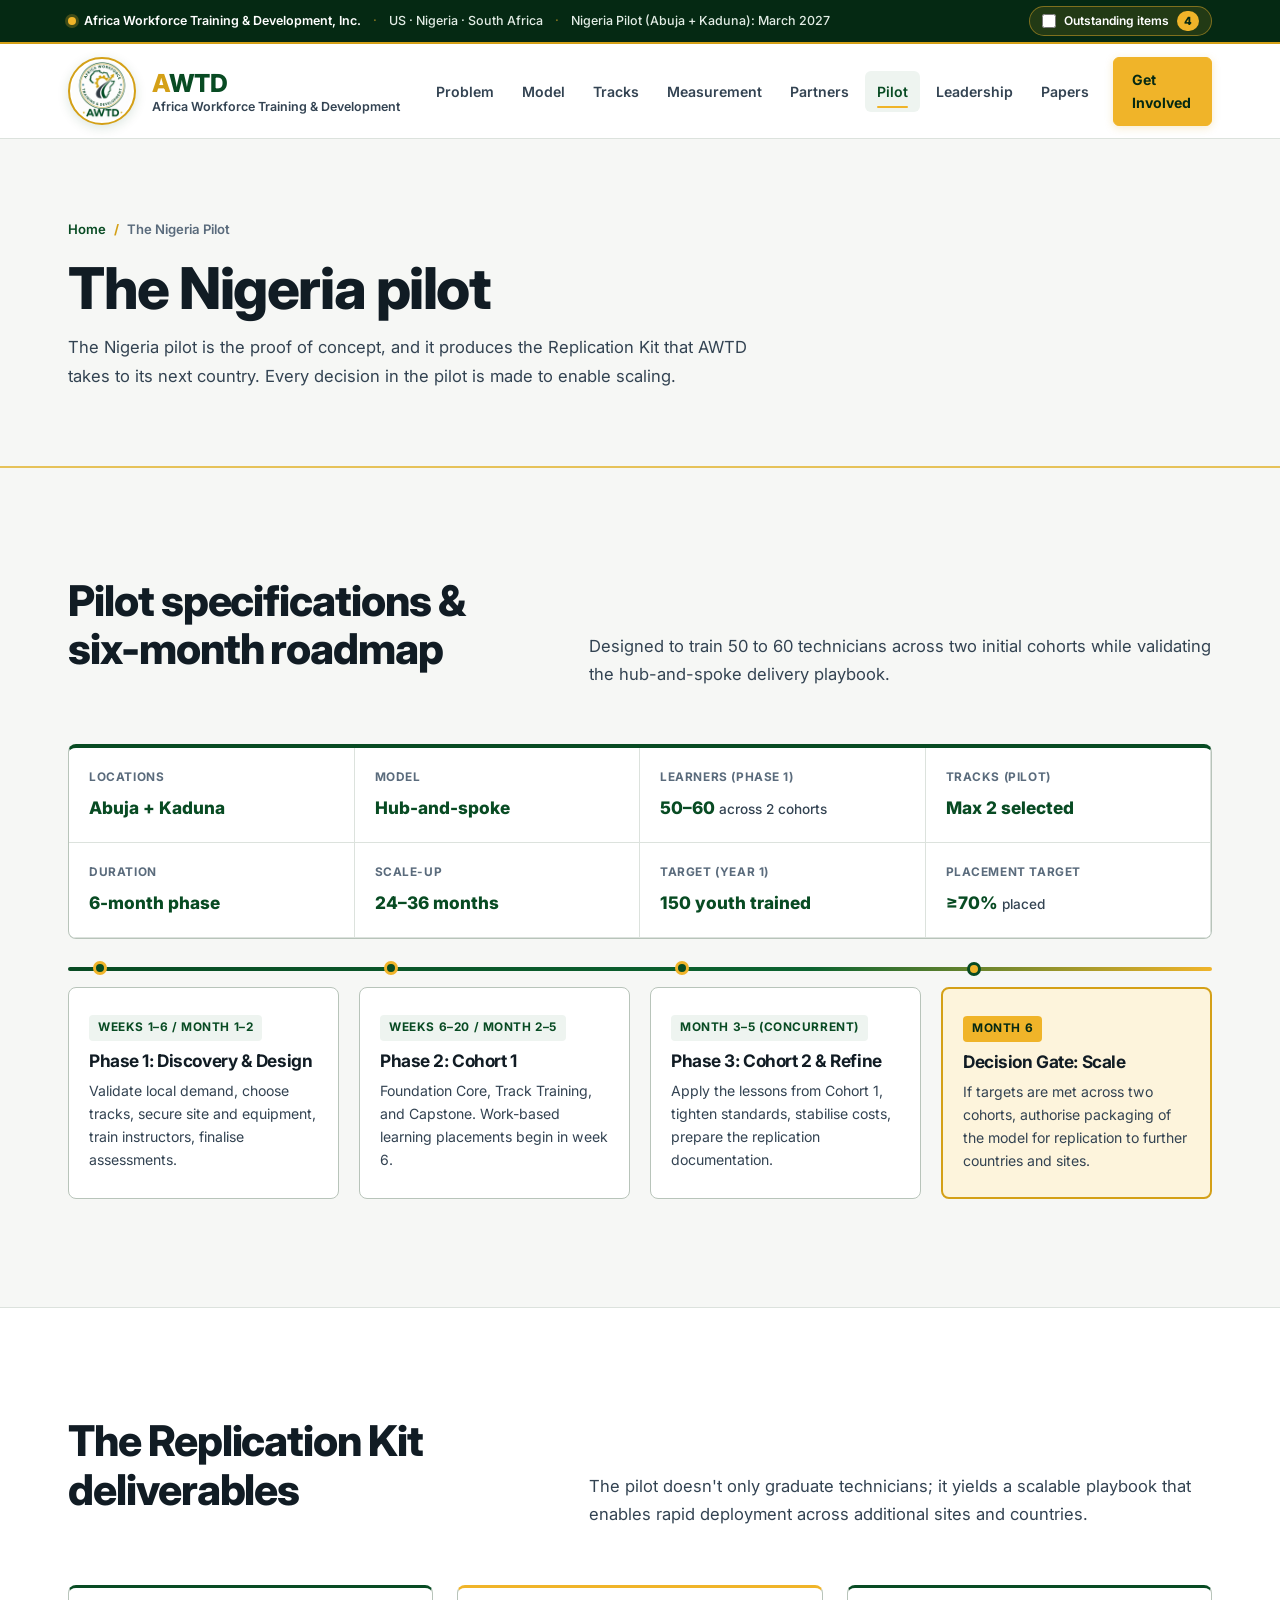
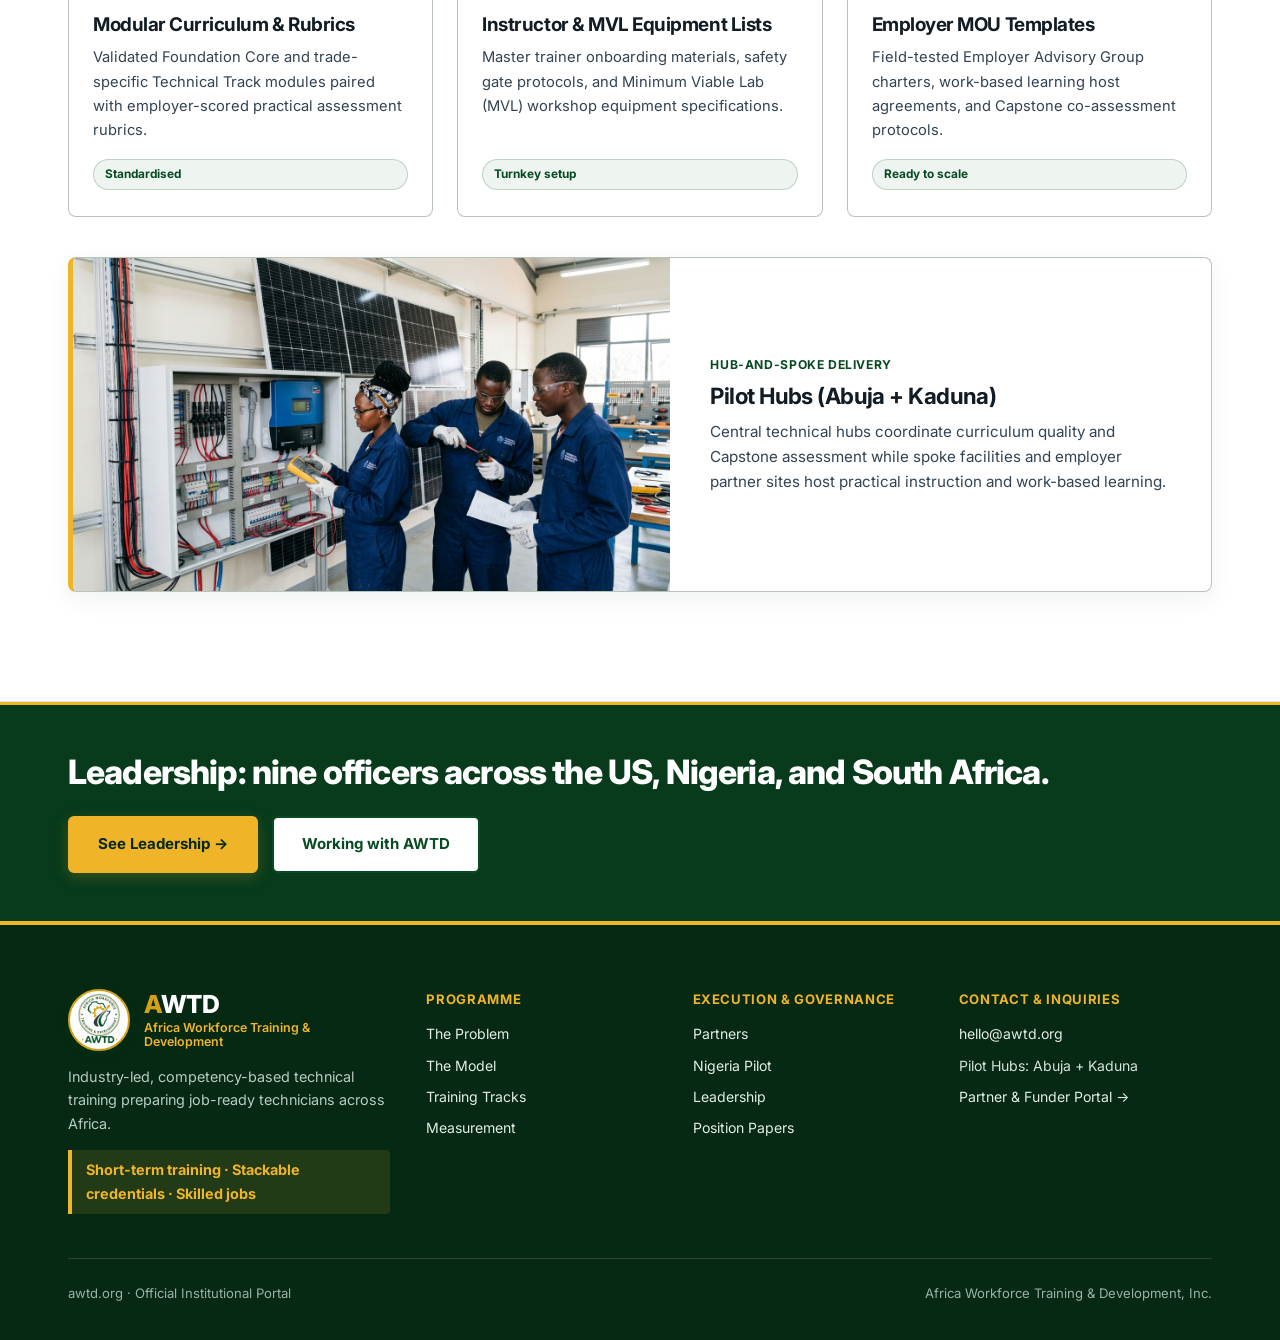
<file: pilot.html>
<!DOCTYPE html>
<html lang="en">
<head>
  <meta charset="UTF-8">
  <meta name="viewport" content="width=device-width, initial-scale=1.0, viewport-fit=cover">
  <meta name="claude:viewport-fit-sides" content="cover">
  <meta name="description" content="The Nigeria Pilot (March 2027) — Hub-and-spoke proof of concept, two-cohort roadmap, Month 6 scale decision gate, and the Replication Kit.">
  <title>The Nigeria Pilot — AWTD | Africa Workforce Training &amp; Development</title>
  <link rel="icon" type="image/jpeg" href="04%20Logos/awtd-official-logo.jpg">
  <link rel="preconnect" href="https://fonts.googleapis.com">
  <link rel="preconnect" href="https://fonts.gstatic.com" crossorigin>
  <link rel="stylesheet" href="https://fonts.googleapis.com/css2?family=Inter:wght@400;500;600;700;800&display=swap">
  <link rel="stylesheet" href="css/styles.css">
</head>
<body>

<a class="skip-link" href="#mainContent">Skip to content</a>

<div class="topbar" role="region" aria-label="Institutional status and governance controls">
  <div class="wrap topbar-in">
    <div class="topbar-meta">
      <span class="topbar-badge">
        <span class="topbar-dot" aria-hidden="true"></span>
        <span data-config="legal-name">Africa Workforce Training &amp; Development, Inc.</span>
      </span>
      <span class="topbar-sep topbar-hide-sm" aria-hidden="true">·</span>
      <span class="topbar-hide-sm">US · Nigeria · South Africa</span>
      <span class="topbar-sep topbar-hide-sm" aria-hidden="true">·</span>
      <span class="topbar-hide-sm">Nigeria Pilot (<span data-config="pilot-cities">Abuja + Kaduna</span>): March 2027</span>
    </div>
    <label class="switch" title="Highlight slots awaiting final board sign-off or asset clearance">
      <input type="checkbox" id="reviewToggle" role="switch" aria-checked="false">
      <span>Outstanding items</span>
      <span class="switch-count" id="reviewCount" aria-label="Number of outstanding items">4</span>
    </label>
  </div>
</div>

<nav class="nav" aria-label="Primary Navigation">
  <div class="wrap nav-in">
    <a class="mark" href="index.html" aria-label="AWTD — Africa Workforce Training & Development Home">
      <img class="mark-seal" src="04%20Logos/awtd-official-logo.jpg" alt="Official AWTD Logo" width="68" height="68">
      <div class="mark-text">
        <span class="mark-glyph"><em>A</em>WTD</span>
        <span class="mark-sub">Africa Workforce Training &amp; Development</span>
      </div>
    </a>

    <button class="nav-toggle" id="navToggle" type="button" aria-expanded="false" aria-controls="navLinks" aria-label="Toggle navigation menu">
      <span class="nav-toggle-bar"></span>
      <span class="nav-toggle-bar"></span>
      <span class="nav-toggle-bar"></span>
    </button>

    <div class="nav-links" id="navLinks">
      <a href="problem.html">Problem</a>
      <a href="model.html">Model</a>
      <a href="tracks.html">Tracks</a>
      <a href="measurement.html">Measurement</a>
      <a href="partners.html">Partners</a>
      <a href="pilot.html" class="is-active" aria-current="page">Pilot</a>
      <a href="leadership.html">Leadership</a>
      <a href="papers.html">Papers</a>
      <a class="nav-cta" href="get-involved.html">Get Involved</a>
    </div>
  </div>

  <div class="review-bar" role="region" aria-label="Outstanding items review bar">
    <div class="wrap review-bar-in">
      <span>BOARD REVIEW MODE ACTIVE · Dashed gold borders mark slots awaiting final asset delivery or board sign-off.</span>
      <div class="review-bar-actions">
        <div class="review-city-editor" title="Single-source pilot cities field — updates every reference across the site">
          <label for="reviewCityInput">Pilot Cities:</label>
          <input type="text" id="reviewCityInput" value="Abuja + Kaduna" aria-label="Edit single-source pilot cities">
          <button type="button" class="review-city-save" id="reviewCitySaveBtn">Apply</button>
        </div>
        <button type="button" class="review-jump-btn" id="reviewNextBtn">Next outstanding item →</button>
      </div>
    </div>
  </div>
</nav>

<main id="mainContent">
  <header class="band page-hero" id="top">
    <div class="wrap">
      <nav class="breadcrumb" aria-label="Breadcrumb">
        <a href="index.html">Home</a>
        <span class="breadcrumb-sep" aria-hidden="true">/</span>
        <span aria-current="page">The Nigeria Pilot</span>
      </nav>
      <h1 class="h-sec" style="font-size:clamp(2.35rem,5vw,3.6rem)">The Nigeria pilot</h1>
      <p class="lead">The Nigeria pilot is the proof of concept, and it produces the Replication Kit that AWTD takes to its next country. Every decision in the pilot is made to enable scaling.</p>
    </div>
  </header>

  <section class="band band--light reveal" id="pilot" aria-labelledby="heading-pilot">
    <div class="wrap">
      <div class="sec-head">
        <div>
          <h2 class="h-sec" id="heading-pilot">Pilot specifications &amp; six-month roadmap</h2>
        </div>
        <p class="lead">Designed to train 50 to 60 technicians across two initial cohorts while validating the hub-and-spoke delivery playbook.</p>
      </div>

      <div class="pilot-spec-bar">
        <div class="pilot-spec-cell"><span class="k">Locations</span><span class="v" data-config="pilot-cities">Abuja + Kaduna</span></div>
        <div class="pilot-spec-cell"><span class="k">Model</span><span class="v">Hub-and-spoke</span></div>
        <div class="pilot-spec-cell"><span class="k">Learners (Phase 1)</span><span class="v">50–60 <em>across 2 cohorts</em></span></div>
        <div class="pilot-spec-cell"><span class="k">Tracks (Pilot)</span><span class="v">Max 2 selected</span></div>
        <div class="pilot-spec-cell"><span class="k">Duration</span><span class="v">6-month phase</span></div>
        <div class="pilot-spec-cell"><span class="k">Scale-up</span><span class="v">24–36 months</span></div>
        <div class="pilot-spec-cell"><span class="k">Target (Year 1)</span><span class="v">150 youth trained</span></div>
        <div class="pilot-spec-cell"><span class="k">Placement Target</span><span class="v">≥70% <em>placed</em></span></div>
      </div>

      <div class="pend" style="margin-top:16px">
        <div class="pend-note">TWO ITEMS · Cities (<span data-config="pilot-cities">Abuja + Kaduna</span>) are built as a single editable field (<code>AWTD_CONFIG.pilotCities</code>). No budget figure appears on the public site.</div>
      </div>

      <div class="roadmap-timeline">
        <div class="roadmap-phase">
          <span class="k">Weeks 1–6 / Month 1–2</span>
          <h4>Phase 1: Discovery &amp; Design</h4>
          <p>Validate local demand, choose tracks, secure site and equipment, train instructors, finalise assessments.</p>
        </div>
        <div class="roadmap-phase">
          <span class="k">Weeks 6–20 / Month 2–5</span>
          <h4>Phase 2: Cohort 1</h4>
          <p>Foundation Core, Track Training, and Capstone. Work-based learning placements begin in week 6.</p>
        </div>
        <div class="roadmap-phase">
          <span class="k">Month 3–5 (concurrent)</span>
          <h4>Phase 3: Cohort 2 &amp; Refine</h4>
          <p>Apply the lessons from Cohort 1, tighten standards, stabilise costs, prepare the replication documentation.</p>
        </div>
        <div class="roadmap-phase roadmap-phase--gate">
          <span class="k">Month 6</span>
          <h4>Decision Gate: Scale</h4>
          <p>If targets are met across two cohorts, authorise packaging of the model for replication to further countries and sites.</p>
        </div>
      </div>
    </div>
  </section>

  <section class="band reveal" id="replication-kit" aria-labelledby="heading-kit">
    <div class="wrap">
      <div class="sec-head">
        <div>
          <h2 class="h-sec" id="heading-kit">The Replication Kit deliverables</h2>
        </div>
        <p class="lead">The pilot doesn't only graduate technicians; it yields a scalable playbook that enables rapid deployment across additional sites and countries.</p>
      </div>

      <div class="grid g3">
        <article class="card">
          <h3>Modular Curriculum &amp; Rubrics</h3>
          <p>Validated Foundation Core and trade-specific Technical Track modules paired with employer-scored practical assessment rubrics.</p>
          <span class="tag">Standardised</span>
        </article>
        <article class="card">
          <h3>Instructor &amp; MVL Equipment Lists</h3>
          <p>Master trainer onboarding materials, safety gate protocols, and Minimum Viable Lab (MVL) workshop equipment specifications.</p>
          <span class="tag">Turnkey setup</span>
        </article>
        <article class="card">
          <h3>Employer MOU Templates</h3>
          <p>Field-tested Employer Advisory Group charters, work-based learning host agreements, and Capstone co-assessment protocols.</p>
          <span class="tag">Ready to scale</span>
        </article>
      </div>

      <div class="media-showcase pend">
        <div class="media-showcase-grid">
          <img class="media-showcase-img" src="05%20Images/solar-electrical-bay.jpg" alt="Technical training hub solar and electrical bay" width="800" height="450" loading="lazy">
          <div class="media-showcase-body">
            <span class="k">Hub-and-Spoke Delivery</span>
            <h3>Pilot Hubs (<span data-config="pilot-cities">Abuja + Kaduna</span>)</h3>
            <p>Central technical hubs coordinate curriculum quality and Capstone assessment while spoke facilities and employer partner sites host practical instruction and work-based learning.</p>
          </div>
        </div>
        <div class="pend-note">AWAITING · Original photography from Dr Sadique Ishaku's technicon and board members connected to the pilot sites.</div>
      </div>
    </div>
  </section>

  <section class="next-band" aria-label="Next section navigation">
    <div class="wrap next-band-in">
      <div>
        <h2 class="h-sec" style="font-size:clamp(1.5rem,3vw,2.1rem)">Leadership: nine officers across the US, Nigeria, and South Africa.</h2>
      </div>
      <div class="btns" style="margin-top:0">
        <a class="btn btn-p" href="leadership.html">See Leadership →</a>
        <a class="btn btn-s" href="get-involved.html">Working with AWTD</a>
      </div>
    </div>
  </section>
</main>

<footer class="foot">
  <div class="wrap">
    <div class="foot-in">
      <div class="foot-brand">
        <div class="foot-brand-mark">
          <img class="mark-seal" src="04%20Logos/awtd-official-logo.jpg" alt="Official AWTD Logo" width="62" height="62">
          <div class="mark-text">
            <span class="mark-glyph"><em>A</em>WTD</span>
            <span class="mark-sub">Africa Workforce Training &amp; Development</span>
          </div>
        </div>
        <p>Industry-led, competency-based technical training preparing job-ready technicians across Africa.</p>
        <p class="strap">Short-term training · Stackable credentials · Skilled jobs</p>
      </div>

      <div class="foot-meta">
        <b>Programme</b>
        <a href="problem.html">The Problem</a>
        <a href="model.html">The Model</a>
        <a href="tracks.html">Training Tracks</a>
        <a href="measurement.html">Measurement</a>
      </div>

      <div class="foot-meta">
        <b>Execution &amp; Governance</b>
        <a href="partners.html">Partners</a>
        <a href="pilot.html">Nigeria Pilot</a>
        <a href="leadership.html">Leadership</a>
        <a href="papers.html">Position Papers</a>
      </div>

      <div class="foot-meta pend">
        <b>Contact &amp; Inquiries</b>
        <a href="mailto:hello@awtd.org" data-config="contact-email">hello@awtd.org</a>
        <span>Pilot Hubs: <span data-config="pilot-cities">Abuja + Kaduna</span></span>
        <a href="get-involved.html">Partner &amp; Funder Portal →</a>
        <div class="pend-note">AWAITING · Final public contact details to be confirmed prior to launch.</div>
      </div>
    </div>

    <div class="foot-base">
      <span>awtd.org · Official Institutional Portal</span>
      <span class="pend" style="display:inline-block">
        <span data-config="legal-name">Africa Workforce Training &amp; Development, Inc.</span>
        <span class="pend-note">CONFIRM · Filed legal entity name is Africa Workforce Training &amp; Development, Inc.</span>
      </span>
    </div>
  </div>
</footer>

<script src="js/main.js"></script>
</body>
</html>
</file>
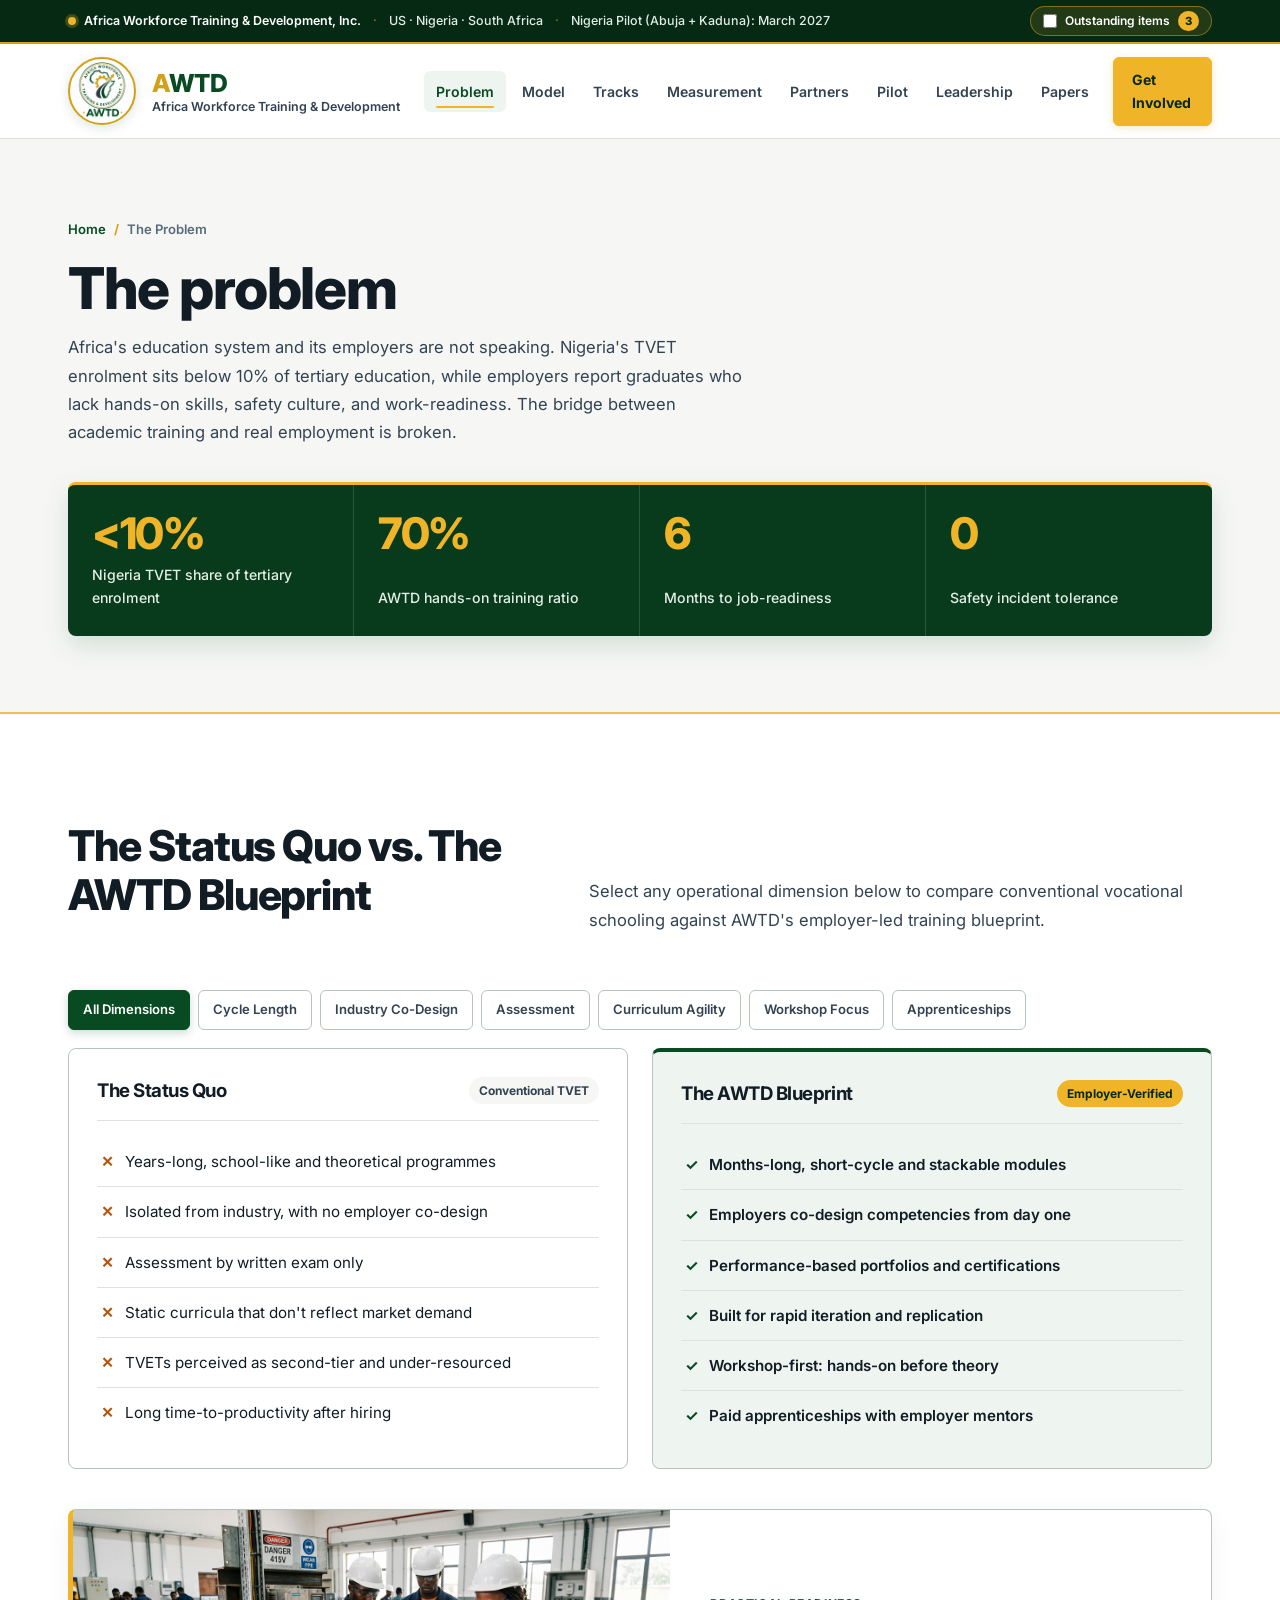
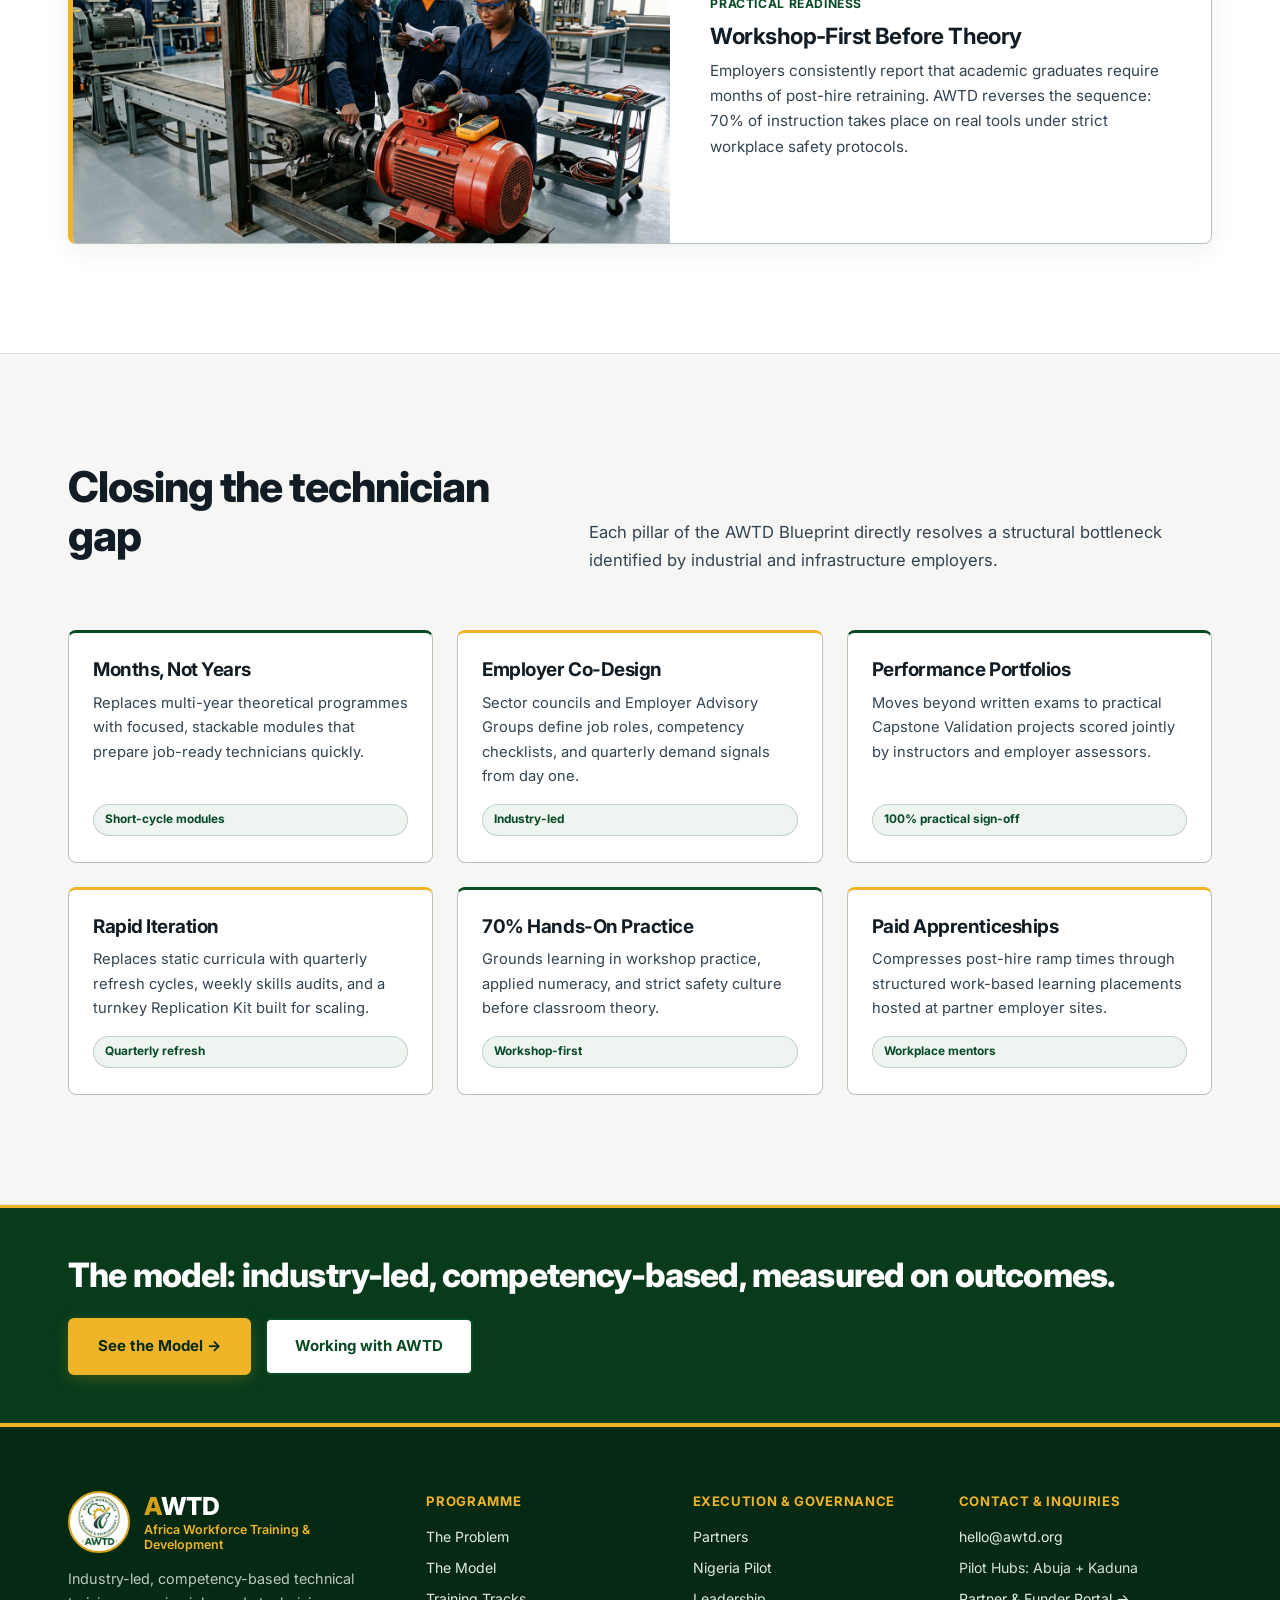
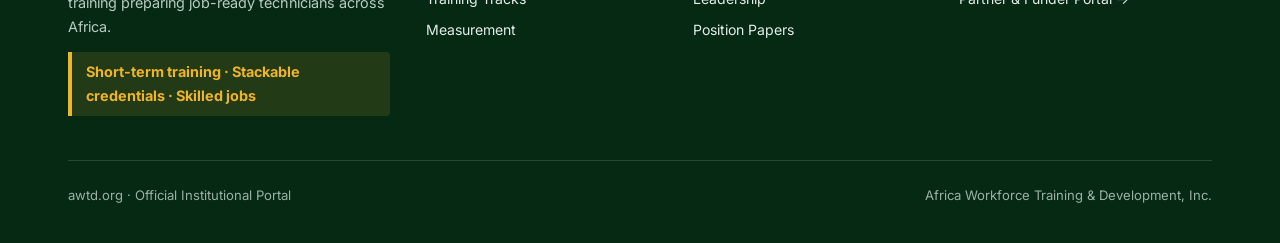
<file: problem.html>
<!DOCTYPE html>
<html lang="en">
<head>
  <meta charset="UTF-8">
  <meta name="viewport" content="width=device-width, initial-scale=1.0, viewport-fit=cover">
  <meta name="claude:viewport-fit-sides" content="cover">
  <meta name="description" content="The Problem — Why Africa's education system and its employers are not speaking, and how the AWTD Blueprint bridges academic training and employment.">
  <title>The Problem — AWTD | Africa Workforce Training &amp; Development</title>
  <link rel="icon" type="image/jpeg" href="04%20Logos/awtd-official-logo.jpg">
  <link rel="preconnect" href="https://fonts.googleapis.com">
  <link rel="preconnect" href="https://fonts.gstatic.com" crossorigin>
  <link rel="stylesheet" href="https://fonts.googleapis.com/css2?family=Inter:wght@400;500;600;700;800&display=swap">
  <link rel="stylesheet" href="css/styles.css">
</head>
<body>

<a class="skip-link" href="#mainContent">Skip to content</a>

<div class="topbar" role="region" aria-label="Institutional status and governance controls">
  <div class="wrap topbar-in">
    <div class="topbar-meta">
      <span class="topbar-badge">
        <span class="topbar-dot" aria-hidden="true"></span>
        <span data-config="legal-name">Africa Workforce Training &amp; Development, Inc.</span>
      </span>
      <span class="topbar-sep topbar-hide-sm" aria-hidden="true">·</span>
      <span class="topbar-hide-sm">US · Nigeria · South Africa</span>
      <span class="topbar-sep topbar-hide-sm" aria-hidden="true">·</span>
      <span class="topbar-hide-sm">Nigeria Pilot (<span data-config="pilot-cities">Abuja + Kaduna</span>): March 2027</span>
    </div>
    <label class="switch" title="Highlight slots awaiting final board sign-off or asset clearance">
      <input type="checkbox" id="reviewToggle" role="switch" aria-checked="false">
      <span>Outstanding items</span>
      <span class="switch-count" id="reviewCount" aria-label="Number of outstanding items">3</span>
    </label>
  </div>
</div>

<nav class="nav" aria-label="Primary Navigation">
  <div class="wrap nav-in">
    <a class="mark" href="index.html" aria-label="AWTD — Africa Workforce Training & Development Home">
      <img class="mark-seal" src="04%20Logos/awtd-official-logo.jpg" alt="Official AWTD Logo" width="68" height="68">
      <div class="mark-text">
        <span class="mark-glyph"><em>A</em>WTD</span>
        <span class="mark-sub">Africa Workforce Training &amp; Development</span>
      </div>
    </a>

    <button class="nav-toggle" id="navToggle" type="button" aria-expanded="false" aria-controls="navLinks" aria-label="Toggle navigation menu">
      <span class="nav-toggle-bar"></span>
      <span class="nav-toggle-bar"></span>
      <span class="nav-toggle-bar"></span>
    </button>

    <div class="nav-links" id="navLinks">
      <a href="problem.html" class="is-active" aria-current="page">Problem</a>
      <a href="model.html">Model</a>
      <a href="tracks.html">Tracks</a>
      <a href="measurement.html">Measurement</a>
      <a href="partners.html">Partners</a>
      <a href="pilot.html">Pilot</a>
      <a href="leadership.html">Leadership</a>
      <a href="papers.html">Papers</a>
      <a class="nav-cta" href="get-involved.html">Get Involved</a>
    </div>
  </div>

  <div class="review-bar" role="region" aria-label="Outstanding items review bar">
    <div class="wrap review-bar-in">
      <span>BOARD REVIEW MODE ACTIVE · Dashed gold borders mark slots awaiting final asset delivery or board sign-off.</span>
      <div class="review-bar-actions">
        <div class="review-city-editor" title="Single-source pilot cities field — updates every reference across the site">
          <label for="reviewCityInput">Pilot Cities:</label>
          <input type="text" id="reviewCityInput" value="Abuja + Kaduna" aria-label="Edit single-source pilot cities">
          <button type="button" class="review-city-save" id="reviewCitySaveBtn">Apply</button>
        </div>
        <button type="button" class="review-jump-btn" id="reviewNextBtn">Next outstanding item →</button>
      </div>
    </div>
  </div>
</nav>

<main id="mainContent">
  <header class="band page-hero" id="top">
    <div class="wrap">
      <nav class="breadcrumb" aria-label="Breadcrumb">
        <a href="index.html">Home</a>
        <span class="breadcrumb-sep" aria-hidden="true">/</span>
        <span aria-current="page">The Problem</span>
      </nav>
      <h1 class="h-sec" style="font-size:clamp(2.35rem,5vw,3.6rem)">The problem</h1>
      <p class="lead">Africa's education system and its employers are not speaking. Nigeria's TVET enrolment sits below 10% of tertiary education, while employers report graduates who lack hands-on skills, safety culture, and work-readiness. The bridge between academic training and real employment is broken.</p>

      <div class="stats" aria-label="Problem & Solution Benchmark Figures">
        <div class="stat">
          <b>&lt;10%</b>
          <span>Nigeria TVET share of tertiary enrolment</span>
        </div>
        <div class="stat">
          <b data-stat-target="70" data-stat-suffix="%">70%</b>
          <span>AWTD hands-on training ratio</span>
        </div>
        <div class="stat">
          <b data-stat-target="6" data-stat-suffix="">6</b>
          <span>Months to job-readiness</span>
        </div>
        <div class="stat">
          <b data-stat-target="0" data-stat-suffix="">0</b>
          <span>Safety incident tolerance</span>
        </div>
      </div>
    </div>
  </header>

  <section class="band reveal" id="contrast" aria-labelledby="heading-contrast">
    <div class="wrap">
      <div class="sec-head">
        <div>
          <h2 class="h-sec" id="heading-contrast">The Status Quo vs. The AWTD Blueprint</h2>
        </div>
        <p class="lead">Select any operational dimension below to compare conventional vocational schooling against AWTD's employer-led training blueprint.</p>
      </div>

      <div class="contrast-toolbar" aria-label="Filter contrast dimensions">
        <div class="contrast-filters" role="group" aria-label="Operational dimensions">
          <button type="button" class="contrast-btn is-active" data-contrast-dim="all" aria-pressed="true">All Dimensions</button>
          <button type="button" class="contrast-btn" data-contrast-dim="cycle" aria-pressed="false">Cycle Length</button>
          <button type="button" class="contrast-btn" data-contrast-dim="industry" aria-pressed="false">Industry Co-Design</button>
          <button type="button" class="contrast-btn" data-contrast-dim="assessment" aria-pressed="false">Assessment</button>
          <button type="button" class="contrast-btn" data-contrast-dim="curriculum" aria-pressed="false">Curriculum Agility</button>
          <button type="button" class="contrast-btn" data-contrast-dim="workshop" aria-pressed="false">Workshop Focus</button>
          <button type="button" class="contrast-btn" data-contrast-dim="transition" aria-pressed="false">Apprenticeships</button>
        </div>
      </div>

      <div class="cols">
        <div class="col">
          <div class="col-header">
            <h3>The Status Quo</h3>
            <span class="col-badge">Conventional TVET</span>
          </div>
          <ul>
            <li data-dim="cycle">Years-long, school-like and theoretical programmes</li>
            <li data-dim="industry">Isolated from industry, with no employer co-design</li>
            <li data-dim="assessment">Assessment by written exam only</li>
            <li data-dim="curriculum">Static curricula that don't reflect market demand</li>
            <li data-dim="workshop">TVETs perceived as second-tier and under-resourced</li>
            <li data-dim="transition">Long time-to-productivity after hiring</li>
          </ul>
        </div>
        <div class="col col--alt">
          <div class="col-header">
            <h3>The AWTD Blueprint</h3>
            <span class="col-badge">Employer-Verified</span>
          </div>
          <ul>
            <li data-dim="cycle">Months-long, short-cycle and stackable modules</li>
            <li data-dim="industry">Employers co-design competencies from day one</li>
            <li data-dim="assessment">Performance-based portfolios and certifications</li>
            <li data-dim="curriculum">Built for rapid iteration and replication</li>
            <li data-dim="workshop">Workshop-first: hands-on before theory</li>
            <li data-dim="transition">Paid apprenticeships with employer mentors</li>
          </ul>
        </div>
      </div>

      <div class="media-showcase pend">
        <div class="media-showcase-grid">
          <img class="media-showcase-img" src="05%20Images/industrial-maintenance-bay.jpg" alt="Technicians performing mechanical and electrical diagnostics on industrial machinery" width="800" height="450" loading="lazy">
          <div class="media-showcase-body">
            <span class="k">Practical Readiness</span>
            <h3>Workshop-First Before Theory</h3>
            <p>Employers consistently report that academic graduates require months of post-hire retraining. AWTD reverses the sequence: 70% of instruction takes place on real tools under strict workplace safety protocols.</p>
          </div>
        </div>
        <div class="pend-note">AWAITING · Original photography of pilot training facilities from Dr Sadique Ishaku's technicon and board members connected to the pilot sites.</div>
      </div>
    </div>
  </section>

  <section class="band band--light reveal" id="shifts" aria-labelledby="heading-shifts">
    <div class="wrap">
      <div class="sec-head">
        <div>
          <h2 class="h-sec" id="heading-shifts">Closing the technician gap</h2>
        </div>
        <p class="lead">Each pillar of the AWTD Blueprint directly resolves a structural bottleneck identified by industrial and infrastructure employers.</p>
      </div>

      <div class="grid g3">
        <article class="card">
          <h3>Months, Not Years</h3>
          <p>Replaces multi-year theoretical programmes with focused, stackable modules that prepare job-ready technicians quickly.</p>
          <span class="tag">Short-cycle modules</span>
        </article>
        <article class="card">
          <h3>Employer Co-Design</h3>
          <p>Sector councils and Employer Advisory Groups define job roles, competency checklists, and quarterly demand signals from day one.</p>
          <span class="tag">Industry-led</span>
        </article>
        <article class="card">
          <h3>Performance Portfolios</h3>
          <p>Moves beyond written exams to practical Capstone Validation projects scored jointly by instructors and employer assessors.</p>
          <span class="tag">100% practical sign-off</span>
        </article>
        <article class="card">
          <h3>Rapid Iteration</h3>
          <p>Replaces static curricula with quarterly refresh cycles, weekly skills audits, and a turnkey Replication Kit built for scaling.</p>
          <span class="tag">Quarterly refresh</span>
        </article>
        <article class="card">
          <h3>70% Hands-On Practice</h3>
          <p>Grounds learning in workshop practice, applied numeracy, and strict safety culture before classroom theory.</p>
          <span class="tag">Workshop-first</span>
        </article>
        <article class="card">
          <h3>Paid Apprenticeships</h3>
          <p>Compresses post-hire ramp times through structured work-based learning placements hosted at partner employer sites.</p>
          <span class="tag">Workplace mentors</span>
        </article>
      </div>
    </div>
  </section>

  <section class="next-band" aria-label="Next section navigation">
    <div class="wrap next-band-in">
      <div>
        <h2 class="h-sec" style="font-size:clamp(1.5rem,3vw,2.1rem)">The model: industry-led, competency-based, measured on outcomes.</h2>
      </div>
      <div class="btns" style="margin-top:0">
        <a class="btn btn-p" href="model.html">See the Model →</a>
        <a class="btn btn-s" href="get-involved.html">Working with AWTD</a>
      </div>
    </div>
  </section>
</main>

<footer class="foot">
  <div class="wrap">
    <div class="foot-in">
      <div class="foot-brand">
        <div class="foot-brand-mark">
          <img class="mark-seal" src="04%20Logos/awtd-official-logo.jpg" alt="Official AWTD Logo" width="62" height="62">
          <div class="mark-text">
            <span class="mark-glyph"><em>A</em>WTD</span>
            <span class="mark-sub">Africa Workforce Training &amp; Development</span>
          </div>
        </div>
        <p>Industry-led, competency-based technical training preparing job-ready technicians across Africa.</p>
        <p class="strap">Short-term training · Stackable credentials · Skilled jobs</p>
      </div>

      <div class="foot-meta">
        <b>Programme</b>
        <a href="problem.html">The Problem</a>
        <a href="model.html">The Model</a>
        <a href="tracks.html">Training Tracks</a>
        <a href="measurement.html">Measurement</a>
      </div>

      <div class="foot-meta">
        <b>Execution &amp; Governance</b>
        <a href="partners.html">Partners</a>
        <a href="pilot.html">Nigeria Pilot</a>
        <a href="leadership.html">Leadership</a>
        <a href="papers.html">Position Papers</a>
      </div>

      <div class="foot-meta pend">
        <b>Contact &amp; Inquiries</b>
        <a href="mailto:hello@awtd.org" data-config="contact-email">hello@awtd.org</a>
        <span>Pilot Hubs: <span data-config="pilot-cities">Abuja + Kaduna</span></span>
        <a href="get-involved.html">Partner &amp; Funder Portal →</a>
        <div class="pend-note">AWAITING · Final public contact details to be confirmed prior to launch.</div>
      </div>
    </div>

    <div class="foot-base">
      <span>awtd.org · Official Institutional Portal</span>
      <span class="pend" style="display:inline-block">
        <span data-config="legal-name">Africa Workforce Training &amp; Development, Inc.</span>
        <span class="pend-note">CONFIRM · Filed legal entity name is Africa Workforce Training &amp; Development, Inc.</span>
      </span>
    </div>
  </div>
</footer>

<script src="js/main.js"></script>
</body>
</html>
</file>
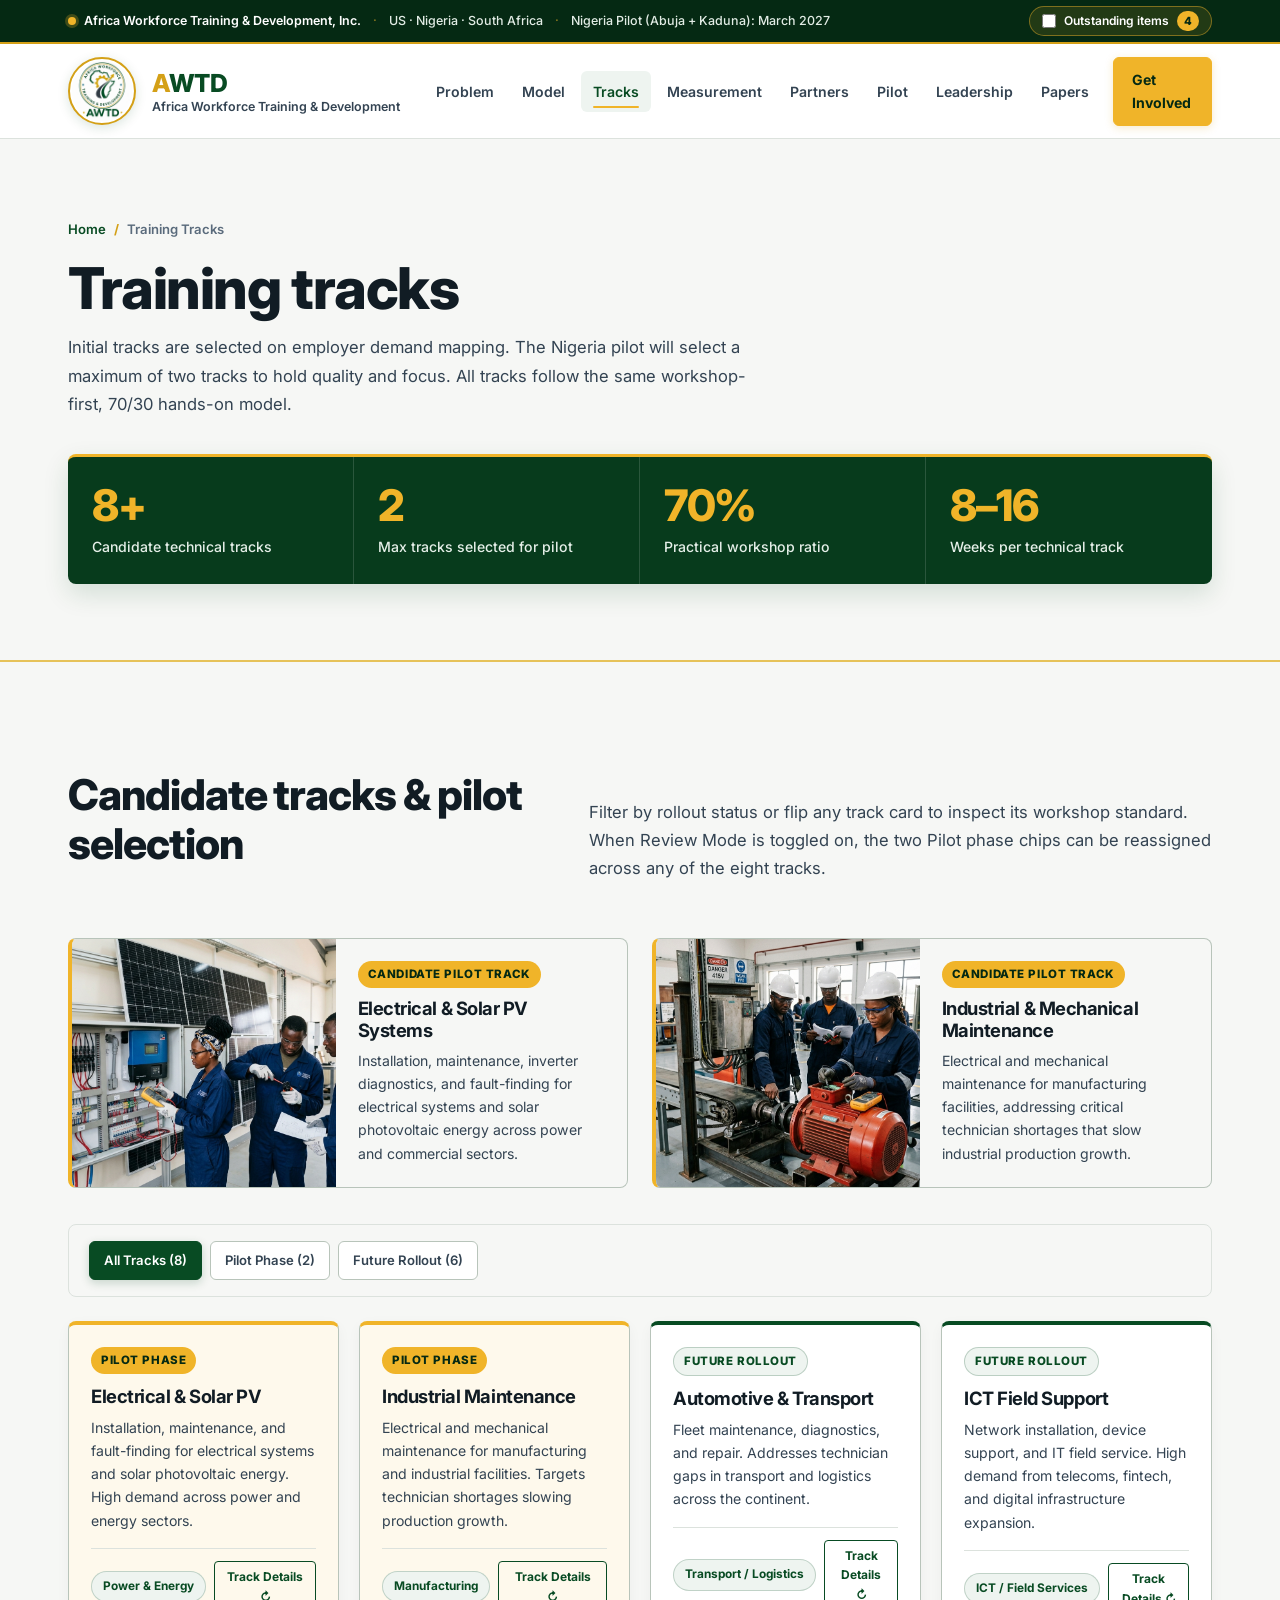
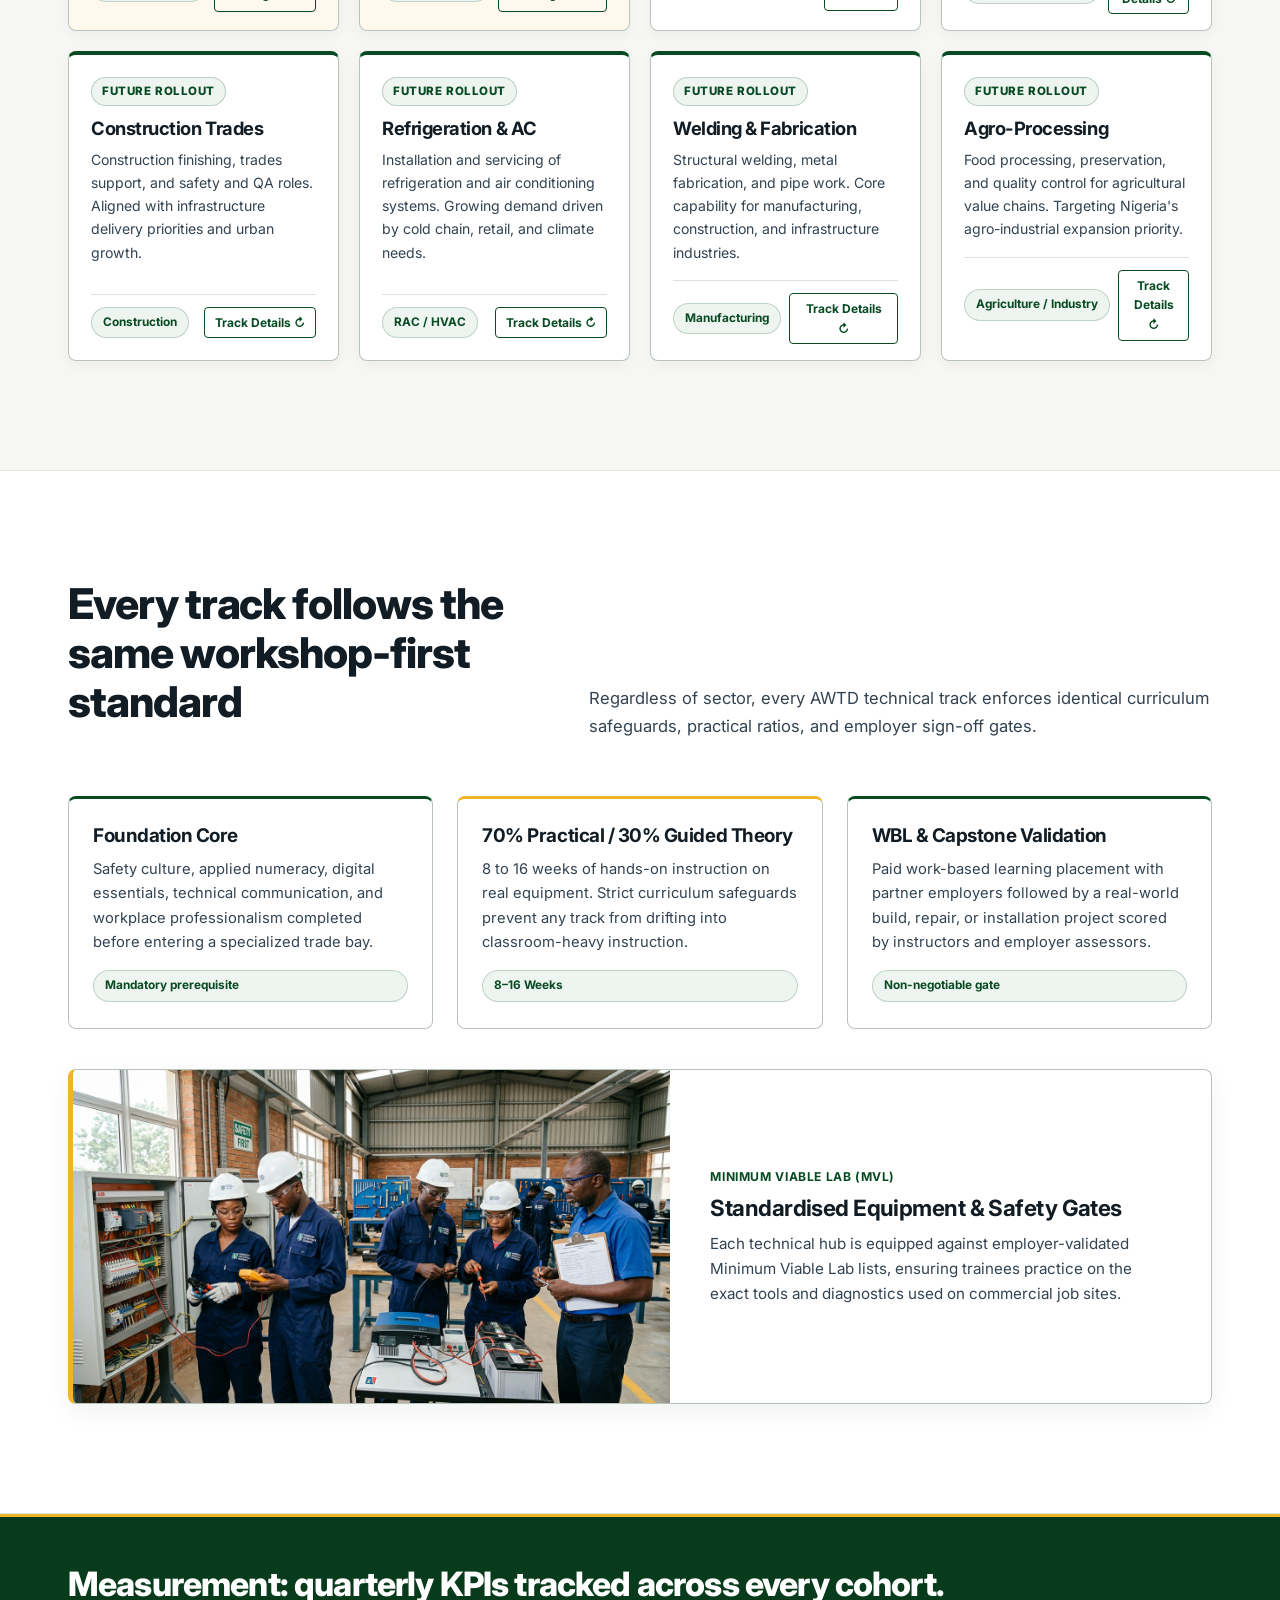
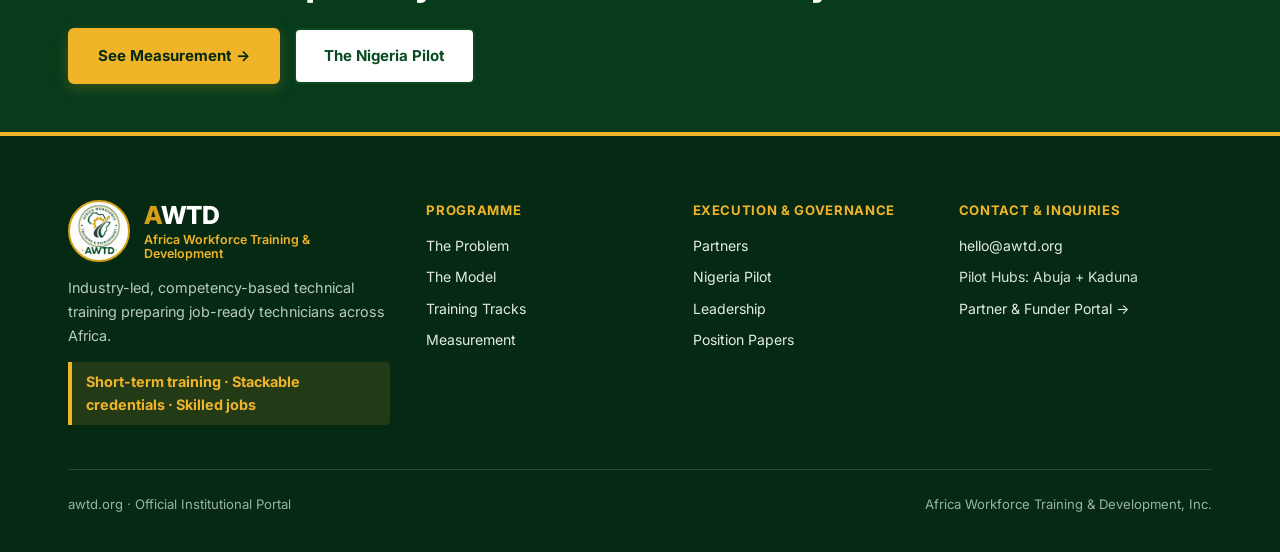
<file: tracks.html>
<!DOCTYPE html>
<html lang="en">
<head>
  <meta charset="UTF-8">
  <meta name="viewport" content="width=device-width, initial-scale=1.0, viewport-fit=cover">
  <meta name="claude:viewport-fit-sides" content="cover">
  <meta name="description" content="Training Tracks — Eight high-demand technical trade tracks selected on employer demand mapping, delivered on a workshop-first 70/30 hands-on model.">
  <title>Training Tracks — AWTD | Africa Workforce Training &amp; Development</title>
  <link rel="icon" type="image/jpeg" href="04%20Logos/awtd-official-logo.jpg">
  <link rel="preconnect" href="https://fonts.googleapis.com">
  <link rel="preconnect" href="https://fonts.gstatic.com" crossorigin>
  <link rel="stylesheet" href="https://fonts.googleapis.com/css2?family=Inter:wght@400;500;600;700;800&display=swap">
  <link rel="stylesheet" href="css/styles.css">
</head>
<body>

<a class="skip-link" href="#mainContent">Skip to content</a>

<div class="topbar" role="region" aria-label="Institutional status and governance controls">
  <div class="wrap topbar-in">
    <div class="topbar-meta">
      <span class="topbar-badge">
        <span class="topbar-dot" aria-hidden="true"></span>
        <span data-config="legal-name">Africa Workforce Training &amp; Development, Inc.</span>
      </span>
      <span class="topbar-sep topbar-hide-sm" aria-hidden="true">·</span>
      <span class="topbar-hide-sm">US · Nigeria · South Africa</span>
      <span class="topbar-sep topbar-hide-sm" aria-hidden="true">·</span>
      <span class="topbar-hide-sm">Nigeria Pilot (<span data-config="pilot-cities">Abuja + Kaduna</span>): March 2027</span>
    </div>
    <label class="switch" title="Highlight slots awaiting final board sign-off or asset clearance">
      <input type="checkbox" id="reviewToggle" role="switch" aria-checked="false">
      <span>Outstanding items</span>
      <span class="switch-count" id="reviewCount" aria-label="Number of outstanding items">4</span>
    </label>
  </div>
</div>

<nav class="nav" aria-label="Primary Navigation">
  <div class="wrap nav-in">
    <a class="mark" href="index.html" aria-label="AWTD — Africa Workforce Training & Development Home">
      <img class="mark-seal" src="04%20Logos/awtd-official-logo.jpg" alt="Official AWTD Logo" width="68" height="68">
      <div class="mark-text">
        <span class="mark-glyph"><em>A</em>WTD</span>
        <span class="mark-sub">Africa Workforce Training &amp; Development</span>
      </div>
    </a>

    <button class="nav-toggle" id="navToggle" type="button" aria-expanded="false" aria-controls="navLinks" aria-label="Toggle navigation menu">
      <span class="nav-toggle-bar"></span>
      <span class="nav-toggle-bar"></span>
      <span class="nav-toggle-bar"></span>
    </button>

    <div class="nav-links" id="navLinks">
      <a href="problem.html">Problem</a>
      <a href="model.html">Model</a>
      <a href="tracks.html" class="is-active" aria-current="page">Tracks</a>
      <a href="measurement.html">Measurement</a>
      <a href="partners.html">Partners</a>
      <a href="pilot.html">Pilot</a>
      <a href="leadership.html">Leadership</a>
      <a href="papers.html">Papers</a>
      <a class="nav-cta" href="get-involved.html">Get Involved</a>
    </div>
  </div>

  <div class="review-bar" role="region" aria-label="Outstanding items review bar">
    <div class="wrap review-bar-in">
      <span>BOARD REVIEW MODE ACTIVE · Dashed gold borders mark slots awaiting final asset delivery or board sign-off.</span>
      <div class="review-bar-actions">
        <div class="review-city-editor" title="Single-source pilot cities field — updates every reference across the site">
          <label for="reviewCityInput">Pilot Cities:</label>
          <input type="text" id="reviewCityInput" value="Abuja + Kaduna" aria-label="Edit single-source pilot cities">
          <button type="button" class="review-city-save" id="reviewCitySaveBtn">Apply</button>
        </div>
        <button type="button" class="review-jump-btn" id="reviewNextBtn">Next outstanding item →</button>
      </div>
    </div>
  </div>
</nav>

<main id="mainContent">
  <header class="band page-hero" id="top">
    <div class="wrap">
      <nav class="breadcrumb" aria-label="Breadcrumb">
        <a href="index.html">Home</a>
        <span class="breadcrumb-sep" aria-hidden="true">/</span>
        <span aria-current="page">Training Tracks</span>
      </nav>
      <h1 class="h-sec" style="font-size:clamp(2.35rem,5vw,3.6rem)">Training tracks</h1>
      <p class="lead">Initial tracks are selected on employer demand mapping. The Nigeria pilot will select a maximum of two tracks to hold quality and focus. All tracks follow the same workshop-first, 70/30 hands-on model.</p>

      <div class="stats" aria-label="Track Programme Figures">
        <div class="stat">
          <b data-stat-target="8" data-stat-suffix="+">8+</b>
          <span>Candidate technical tracks</span>
        </div>
        <div class="stat">
          <b data-stat-target="2" data-stat-suffix="">2</b>
          <span>Max tracks selected for pilot</span>
        </div>
        <div class="stat">
          <b data-stat-target="70" data-stat-suffix="%">70%</b>
          <span>Practical workshop ratio</span>
        </div>
        <div class="stat">
          <b>8–16</b>
          <span>Weeks per technical track</span>
        </div>
      </div>
    </div>
  </header>

  <section class="band band--light reveal" id="tracks" aria-labelledby="heading-tracks">
    <div class="wrap">
      <div class="sec-head">
        <div>
          <h2 class="h-sec" id="heading-tracks">Candidate tracks &amp; pilot selection</h2>
        </div>
        <p class="lead">Filter by rollout status or flip any track card to inspect its workshop standard. When Review Mode is toggled on, the two Pilot phase chips can be reassigned across any of the eight tracks.</p>
      </div>

      <div class="track-spotlight-grid">
        <div class="track-spotlight">
          <img src="05%20Images/solar-electrical-bay.jpg" alt="Trainees testing solar photovoltaic panels and electrical distribution switchgear" width="600" height="338">
          <div class="track-spotlight-body">
            <span class="chip">Candidate Pilot Track</span>
            <h3>Electrical &amp; Solar PV Systems</h3>
            <p>Installation, maintenance, inverter diagnostics, and fault-finding for electrical systems and solar photovoltaic energy across power and commercial sectors.</p>
          </div>
        </div>
        <div class="track-spotlight">
          <img src="05%20Images/industrial-maintenance-bay.jpg" alt="Technicians diagnosing a three-phase industrial motor and automated conveyor system" width="600" height="338">
          <div class="track-spotlight-body">
            <span class="chip">Candidate Pilot Track</span>
            <h3>Industrial &amp; Mechanical Maintenance</h3>
            <p>Electrical and mechanical maintenance for manufacturing facilities, addressing critical technician shortages that slow industrial production growth.</p>
          </div>
        </div>
      </div>

      <div class="tracks-toolbar" aria-label="Filter training tracks">
        <div class="track-filters" role="group" aria-label="Track phase filter">
          <button type="button" class="filter-btn is-active" data-track-filter="all" aria-pressed="true">All Tracks (8)</button>
          <button type="button" class="filter-btn" data-track-filter="pilot" aria-pressed="false">Pilot Phase (<span data-filter-count="pilot">2</span>)</button>
          <button type="button" class="filter-btn" data-track-filter="future" aria-pressed="false">Future Rollout (<span data-filter-count="future">6</span>)</button>
        </div>
        <span id="trackPilotStatus" style="font-size:0.84rem;font-weight:700;color:var(--forest)" aria-live="polite"></span>
      </div>

      <!-- 8 Interactive 3D Flip Dossier Cards -->
      <div class="tracks-flip-grid pend" id="tracksGrid">
        <!-- Track 1 -->
        <article class="track-card" data-track-id="electrical-solar" data-pilot="true">
          <div class="track-card-inner">
            <div class="track-face track-face--front">
              <div class="track-top">
                <span class="chip">Pilot phase</span>
              </div>
              <h3>Electrical &amp; Solar PV</h3>
              <p>Installation, maintenance, and fault-finding for electrical systems and solar photovoltaic energy. High demand across power and energy sectors.</p>
              <div class="track-footer">
                <div class="track-actions-row">
                  <span class="tag">Power &amp; Energy</span>
                  <button type="button" class="track-flip-btn" aria-expanded="false">Track Details ↻</button>
                </div>
                <button type="button" class="track-pilot-toggle">Remove Pilot chip</button>
              </div>
            </div>
            <div class="track-face track-face--back">
              <div class="track-top">
                <span class="track-back-eyebrow">Track Standard</span>
              </div>
              <h4>Electrical &amp; Solar PV</h4>
              <div class="track-spec-list">
                <div class="track-spec-row"><span>Workshop Ratio</span><strong>70% Practical / 30% Theory</strong></div>
                <div class="track-spec-row"><span>Track Duration</span><strong>8–16 Weeks + Paid WBL</strong></div>
                <div class="track-spec-row"><span>Sector</span><strong>Power &amp; Energy</strong></div>
                <div class="track-spec-row"><span>Sign-off Gate</span><strong>Capstone Validation Project</strong></div>
              </div>
              <div class="track-actions-row">
                <span class="tag">Employer-Verified</span>
                <button type="button" class="track-flip-btn" aria-expanded="true">← Back</button>
              </div>
            </div>
          </div>
        </article>

        <!-- Track 2 -->
        <article class="track-card" data-track-id="industrial-maintenance" data-pilot="true">
          <div class="track-card-inner">
            <div class="track-face track-face--front">
              <div class="track-top">
                <span class="chip">Pilot phase</span>
              </div>
              <h3>Industrial Maintenance</h3>
              <p>Electrical and mechanical maintenance for manufacturing and industrial facilities. Targets technician shortages slowing production growth.</p>
              <div class="track-footer">
                <div class="track-actions-row">
                  <span class="tag">Manufacturing</span>
                  <button type="button" class="track-flip-btn" aria-expanded="false">Track Details ↻</button>
                </div>
                <button type="button" class="track-pilot-toggle">Remove Pilot chip</button>
              </div>
            </div>
            <div class="track-face track-face--back">
              <div class="track-top">
                <span class="track-back-eyebrow">Track Standard</span>
              </div>
              <h4>Industrial Maintenance</h4>
              <div class="track-spec-list">
                <div class="track-spec-row"><span>Workshop Ratio</span><strong>70% Practical / 30% Theory</strong></div>
                <div class="track-spec-row"><span>Track Duration</span><strong>8–16 Weeks + Paid WBL</strong></div>
                <div class="track-spec-row"><span>Sector</span><strong>Manufacturing</strong></div>
                <div class="track-spec-row"><span>Sign-off Gate</span><strong>Capstone Validation Project</strong></div>
              </div>
              <div class="track-actions-row">
                <span class="tag">Employer-Verified</span>
                <button type="button" class="track-flip-btn" aria-expanded="true">← Back</button>
              </div>
            </div>
          </div>
        </article>

        <!-- Track 3 -->
        <article class="track-card" data-track-id="automotive-transport" data-pilot="false">
          <div class="track-card-inner">
            <div class="track-face track-face--front">
              <div class="track-top">
                <span class="chip chip--future">Future rollout</span>
              </div>
              <h3>Automotive &amp; Transport</h3>
              <p>Fleet maintenance, diagnostics, and repair. Addresses technician gaps in transport and logistics across the continent.</p>
              <div class="track-footer">
                <div class="track-actions-row">
                  <span class="tag">Transport / Logistics</span>
                  <button type="button" class="track-flip-btn" aria-expanded="false">Track Details ↻</button>
                </div>
                <button type="button" class="track-pilot-toggle">Set as Pilot track</button>
              </div>
            </div>
            <div class="track-face track-face--back">
              <div class="track-top">
                <span class="track-back-eyebrow">Track Standard</span>
              </div>
              <h4>Automotive &amp; Transport</h4>
              <div class="track-spec-list">
                <div class="track-spec-row"><span>Workshop Ratio</span><strong>70% Practical / 30% Theory</strong></div>
                <div class="track-spec-row"><span>Track Duration</span><strong>8–16 Weeks + Paid WBL</strong></div>
                <div class="track-spec-row"><span>Sector</span><strong>Transport / Logistics</strong></div>
                <div class="track-spec-row"><span>Sign-off Gate</span><strong>Capstone Validation Project</strong></div>
              </div>
              <div class="track-actions-row">
                <span class="tag">Employer-Verified</span>
                <button type="button" class="track-flip-btn" aria-expanded="true">← Back</button>
              </div>
            </div>
          </div>
        </article>

        <!-- Track 4 -->
        <article class="track-card" data-track-id="ict-field-support" data-pilot="false">
          <div class="track-card-inner">
            <div class="track-face track-face--front">
              <div class="track-top">
                <span class="chip chip--future">Future rollout</span>
              </div>
              <h3>ICT Field Support</h3>
              <p>Network installation, device support, and IT field service. High demand from telecoms, fintech, and digital infrastructure expansion.</p>
              <div class="track-footer">
                <div class="track-actions-row">
                  <span class="tag">ICT / Field Services</span>
                  <button type="button" class="track-flip-btn" aria-expanded="false">Track Details ↻</button>
                </div>
                <button type="button" class="track-pilot-toggle">Set as Pilot track</button>
              </div>
            </div>
            <div class="track-face track-face--back">
              <div class="track-top">
                <span class="track-back-eyebrow">Track Standard</span>
              </div>
              <h4>ICT Field Support</h4>
              <div class="track-spec-list">
                <div class="track-spec-row"><span>Workshop Ratio</span><strong>70% Practical / 30% Theory</strong></div>
                <div class="track-spec-row"><span>Track Duration</span><strong>8–16 Weeks + Paid WBL</strong></div>
                <div class="track-spec-row"><span>Sector</span><strong>ICT / Field Services</strong></div>
                <div class="track-spec-row"><span>Sign-off Gate</span><strong>Capstone Validation Project</strong></div>
              </div>
              <div class="track-actions-row">
                <span class="tag">Employer-Verified</span>
                <button type="button" class="track-flip-btn" aria-expanded="true">← Back</button>
              </div>
            </div>
          </div>
        </article>

        <!-- Track 5 -->
        <article class="track-card" data-track-id="construction-trades" data-pilot="false">
          <div class="track-card-inner">
            <div class="track-face track-face--front">
              <div class="track-top">
                <span class="chip chip--future">Future rollout</span>
              </div>
              <h3>Construction Trades</h3>
              <p>Construction finishing, trades support, and safety and QA roles. Aligned with infrastructure delivery priorities and urban growth.</p>
              <div class="track-footer">
                <div class="track-actions-row">
                  <span class="tag">Construction</span>
                  <button type="button" class="track-flip-btn" aria-expanded="false">Track Details ↻</button>
                </div>
                <button type="button" class="track-pilot-toggle">Set as Pilot track</button>
              </div>
            </div>
            <div class="track-face track-face--back">
              <div class="track-top">
                <span class="track-back-eyebrow">Track Standard</span>
              </div>
              <h4>Construction Trades</h4>
              <div class="track-spec-list">
                <div class="track-spec-row"><span>Workshop Ratio</span><strong>70% Practical / 30% Theory</strong></div>
                <div class="track-spec-row"><span>Track Duration</span><strong>8–16 Weeks + Paid WBL</strong></div>
                <div class="track-spec-row"><span>Sector</span><strong>Construction</strong></div>
                <div class="track-spec-row"><span>Sign-off Gate</span><strong>Capstone Validation Project</strong></div>
              </div>
              <div class="track-actions-row">
                <span class="tag">Employer-Verified</span>
                <button type="button" class="track-flip-btn" aria-expanded="true">← Back</button>
              </div>
            </div>
          </div>
        </article>

        <!-- Track 6 -->
        <article class="track-card" data-track-id="refrigeration-ac" data-pilot="false">
          <div class="track-card-inner">
            <div class="track-face track-face--front">
              <div class="track-top">
                <span class="chip chip--future">Future rollout</span>
              </div>
              <h3>Refrigeration &amp; AC</h3>
              <p>Installation and servicing of refrigeration and air conditioning systems. Growing demand driven by cold chain, retail, and climate needs.</p>
              <div class="track-footer">
                <div class="track-actions-row">
                  <span class="tag">RAC / HVAC</span>
                  <button type="button" class="track-flip-btn" aria-expanded="false">Track Details ↻</button>
                </div>
                <button type="button" class="track-pilot-toggle">Set as Pilot track</button>
              </div>
            </div>
            <div class="track-face track-face--back">
              <div class="track-top">
                <span class="track-back-eyebrow">Track Standard</span>
              </div>
              <h4>Refrigeration &amp; AC</h4>
              <div class="track-spec-list">
                <div class="track-spec-row"><span>Workshop Ratio</span><strong>70% Practical / 30% Theory</strong></div>
                <div class="track-spec-row"><span>Track Duration</span><strong>8–16 Weeks + Paid WBL</strong></div>
                <div class="track-spec-row"><span>Sector</span><strong>RAC / HVAC</strong></div>
                <div class="track-spec-row"><span>Sign-off Gate</span><strong>Capstone Validation Project</strong></div>
              </div>
              <div class="track-actions-row">
                <span class="tag">Employer-Verified</span>
                <button type="button" class="track-flip-btn" aria-expanded="true">← Back</button>
              </div>
            </div>
          </div>
        </article>

        <!-- Track 7 -->
        <article class="track-card" data-track-id="welding-fabrication" data-pilot="false">
          <div class="track-card-inner">
            <div class="track-face track-face--front">
              <div class="track-top">
                <span class="chip chip--future">Future rollout</span>
              </div>
              <h3>Welding &amp; Fabrication</h3>
              <p>Structural welding, metal fabrication, and pipe work. Core capability for manufacturing, construction, and infrastructure industries.</p>
              <div class="track-footer">
                <div class="track-actions-row">
                  <span class="tag">Manufacturing</span>
                  <button type="button" class="track-flip-btn" aria-expanded="false">Track Details ↻</button>
                </div>
                <button type="button" class="track-pilot-toggle">Set as Pilot track</button>
              </div>
            </div>
            <div class="track-face track-face--back">
              <div class="track-top">
                <span class="track-back-eyebrow">Track Standard</span>
              </div>
              <h4>Welding &amp; Fabrication</h4>
              <div class="track-spec-list">
                <div class="track-spec-row"><span>Workshop Ratio</span><strong>70% Practical / 30% Theory</strong></div>
                <div class="track-spec-row"><span>Track Duration</span><strong>8–16 Weeks + Paid WBL</strong></div>
                <div class="track-spec-row"><span>Sector</span><strong>Manufacturing</strong></div>
                <div class="track-spec-row"><span>Sign-off Gate</span><strong>Capstone Validation Project</strong></div>
              </div>
              <div class="track-actions-row">
                <span class="tag">Employer-Verified</span>
                <button type="button" class="track-flip-btn" aria-expanded="true">← Back</button>
              </div>
            </div>
          </div>
        </article>

        <!-- Track 8 -->
        <article class="track-card" data-track-id="agro-processing" data-pilot="false">
          <div class="track-card-inner">
            <div class="track-face track-face--front">
              <div class="track-top">
                <span class="chip chip--future">Future rollout</span>
              </div>
              <h3>Agro-Processing</h3>
              <p>Food processing, preservation, and quality control for agricultural value chains. Targeting Nigeria's agro-industrial expansion priority.</p>
              <div class="track-footer">
                <div class="track-actions-row">
                  <span class="tag">Agriculture / Industry</span>
                  <button type="button" class="track-flip-btn" aria-expanded="false">Track Details ↻</button>
                </div>
                <button type="button" class="track-pilot-toggle">Set as Pilot track</button>
              </div>
            </div>
            <div class="track-face track-face--back">
              <div class="track-top">
                <span class="track-back-eyebrow">Track Standard</span>
              </div>
              <h4>Agro-Processing</h4>
              <div class="track-spec-list">
                <div class="track-spec-row"><span>Workshop Ratio</span><strong>70% Practical / 30% Theory</strong></div>
                <div class="track-spec-row"><span>Track Duration</span><strong>8–16 Weeks + Paid WBL</strong></div>
                <div class="track-spec-row"><span>Sector</span><strong>Agriculture / Industry</strong></div>
                <div class="track-spec-row"><span>Sign-off Gate</span><strong>Capstone Validation Project</strong></div>
              </div>
              <div class="track-actions-row">
                <span class="tag">Employer-Verified</span>
                <button type="button" class="track-flip-btn" aria-expanded="true">← Back</button>
              </div>
            </div>
          </div>
        </article>

        <div class="pend-note" style="grid-column: 1 / -1;">DECISION OUTSTANDING · Which two of the eight tracks the Nigeria pilot activates is not settled. The Pilot phase chip remains movable across all 8 tracks.</div>
      </div>
    </div>
  </section>

  <section class="band reveal" id="track-structure" aria-labelledby="heading-structure">
    <div class="wrap">
      <div class="sec-head">
        <div>
          <h2 class="h-sec" id="heading-structure">Every track follows the same workshop-first standard</h2>
        </div>
        <p class="lead">Regardless of sector, every AWTD technical track enforces identical curriculum safeguards, practical ratios, and employer sign-off gates.</p>
      </div>

      <div class="grid g3">
        <article class="card">
          <h3>Foundation Core</h3>
          <p>Safety culture, applied numeracy, digital essentials, technical communication, and workplace professionalism completed before entering a specialized trade bay.</p>
          <span class="tag">Mandatory prerequisite</span>
        </article>
        <article class="card">
          <h3>70% Practical / 30% Guided Theory</h3>
          <p>8 to 16 weeks of hands-on instruction on real equipment. Strict curriculum safeguards prevent any track from drifting into classroom-heavy instruction.</p>
          <span class="tag">8–16 Weeks</span>
        </article>
        <article class="card">
          <h3>WBL &amp; Capstone Validation</h3>
          <p>Paid work-based learning placement with partner employers followed by a real-world build, repair, or installation project scored by instructors and employer assessors.</p>
          <span class="tag">Non-negotiable gate</span>
        </article>
      </div>

      <div class="media-showcase pend">
        <div class="media-showcase-grid">
          <img class="media-showcase-img" src="05%20Images/hero-workshop.jpg" alt="Technical workshop bay with trainees and instructor" width="800" height="450" loading="lazy">
          <div class="media-showcase-body">
            <span class="k">Minimum Viable Lab (MVL)</span>
            <h3>Standardised Equipment &amp; Safety Gates</h3>
            <p>Each technical hub is equipped against employer-validated Minimum Viable Lab lists, ensuring trainees practice on the exact tools and diagnostics used on commercial job sites.</p>
          </div>
        </div>
        <div class="pend-note">AWAITING · Original photography of the training modules and facilities from Dr Sadique Ishaku's technicon and pilot site board members.</div>
      </div>
    </div>
  </section>

  <section class="next-band" aria-label="Next section navigation">
    <div class="wrap next-band-in">
      <div>
        <h2 class="h-sec" style="font-size:clamp(1.5rem,3vw,2.1rem)">Measurement: quarterly KPIs tracked across every cohort.</h2>
      </div>
      <div class="btns" style="margin-top:0">
        <a class="btn btn-p" href="measurement.html">See Measurement →</a>
        <a class="btn btn-s" href="pilot.html">The Nigeria Pilot</a>
      </div>
    </div>
  </section>
</main>

<footer class="foot">
  <div class="wrap">
    <div class="foot-in">
      <div class="foot-brand">
        <div class="foot-brand-mark">
          <img class="mark-seal" src="04%20Logos/awtd-official-logo.jpg" alt="Official AWTD Logo" width="62" height="62">
          <div class="mark-text">
            <span class="mark-glyph"><em>A</em>WTD</span>
            <span class="mark-sub">Africa Workforce Training &amp; Development</span>
          </div>
        </div>
        <p>Industry-led, competency-based technical training preparing job-ready technicians across Africa.</p>
        <p class="strap">Short-term training · Stackable credentials · Skilled jobs</p>
      </div>

      <div class="foot-meta">
        <b>Programme</b>
        <a href="problem.html">The Problem</a>
        <a href="model.html">The Model</a>
        <a href="tracks.html">Training Tracks</a>
        <a href="measurement.html">Measurement</a>
      </div>

      <div class="foot-meta">
        <b>Execution &amp; Governance</b>
        <a href="partners.html">Partners</a>
        <a href="pilot.html">Nigeria Pilot</a>
        <a href="leadership.html">Leadership</a>
        <a href="papers.html">Position Papers</a>
      </div>

      <div class="foot-meta pend">
        <b>Contact &amp; Inquiries</b>
        <a href="mailto:hello@awtd.org" data-config="contact-email">hello@awtd.org</a>
        <span>Pilot Hubs: <span data-config="pilot-cities">Abuja + Kaduna</span></span>
        <a href="get-involved.html">Partner &amp; Funder Portal →</a>
        <div class="pend-note">AWAITING · Final public contact details to be confirmed prior to launch.</div>
      </div>
    </div>

    <div class="foot-base">
      <span>awtd.org · Official Institutional Portal</span>
      <span class="pend" style="display:inline-block">
        <span data-config="legal-name">Africa Workforce Training &amp; Development, Inc.</span>
        <span class="pend-note">CONFIRM · Filed legal entity name is Africa Workforce Training &amp; Development, Inc.</span>
      </span>
    </div>
  </div>
</footer>

<script src="js/main.js"></script>
</body>
</html>
</file>
<file: css/styles.css>
/* ==========================================================================
   AWTD — Africa Workforce Training & Development
   Refined Design System & Multi-Page Architecture (css/styles.css)
   ==========================================================================
   1. TYPOGRAPHY: Clean, conventional, professional sans-serif ('Inter', Arial)
   2. PALETTE: Derived from the official AWTD seal — Prominent Golden-Yellow
      (#F0B429 / #D4A017) & Core Heritage Green (#084B23 / #063519) on
      clean neutral grounds (#FFFFFF, #F6F7F5, #EEF4F0).
   3. NO ORNAMENTAL RULES OR NUMBERED EYEBROW LABELS.
   4. ENLARGED HEADER LOGO (68px desktop / 56px mobile, uncropped & unstretched).
   ========================================================================== */

:root {
  /* ---- Clean Neutral Grounds ---- */
  --bg-canvas:        #FFFFFF;
  --bg-stone:         #F6F7F5;
  --bg-sage:          #EEF4F0;
  --bg-forest:        #073B1C;
  --bg-forest-deep:   #052913;
  --bg-slate:         #14222E;
  --bg-gold-soft:     #FEF9EC;

  /* ---- Core AWTD Brand Colors (Logo-Derived: Prominent Gold + Core Green) ---- */
  --forest:           #084B23;
  --forest-mid:       #0C6330;
  --forest-bright:    #15803D;
  --gold:             #D4A017;
  --gold-bright:      #F0B429;
  --gold-hover:       #E0A312;
  --gold-deep:        #8F6800;
  --gold-tint:        #FDF4DC;
  --gold-border:      #E6C259;
  --slate:            #1E2C3A;
  --cerulean:         #0F5C7E;

  /* ---- Legacy Variable Aliases ---- */
  --green:            #084B23;
  --green-dark:       #063519;
  --green-mid:        #0C6330;
  --green-tint:       #EEF4F0;
  --navy:             #14222E;
  --navy-mid:         #1E2C3A;
  --white:            #FFFFFF;
  --off:              #F6F7F5;

  /* ---- Accessible Typography Hierarchy Colors ---- */
  --ink:              #111C24;
  --ink-secondary:    #334352;
  --ink-muted:        #5A6B7C;
  --ink-on-dark:      #F7F9F8;
  --ink-muted-dark:   #C4D4C9;

  /* ---- Structural Hairlines ---- */
  --line:             #DCE2DD;
  --line-strong:      #B8C4BA;
  --line-dark:        rgba(255, 255, 255, 0.15);

  /* ---- Conventional Professional Sans-Serif Typography (Inter / Arial) ---- */
  --f-disp:           'Inter', Arial, -apple-system, BlinkMacSystemFont, 'Segoe UI', Roboto, sans-serif;
  --f-body:           'Inter', Arial, -apple-system, BlinkMacSystemFont, 'Segoe UI', Roboto, sans-serif;
  --f-mono:           'Inter', Arial, -apple-system, BlinkMacSystemFont, 'Segoe UI', Roboto, sans-serif;

  /* ---- Layout & Spacing ---- */
  --wrap-max:         1240px;
  --band-pad:         clamp(68px, 8.5vw, 112px);
  --ease-out:         cubic-bezier(0.16, 1, 0.3, 1);
}

/* ---- Reset & Base ---- */
*, *::before, *::after {
  box-sizing: border-box;
  margin: 0;
  padding: 0;
}

html {
  scroll-behavior: smooth;
  font-size: 16px;
}

body {
  background-color: var(--bg-canvas);
  color: var(--ink);
  font-family: var(--f-body);
  font-size: 1rem;
  line-height: 1.65;
  -webkit-font-smoothing: antialiased;
  -moz-osx-font-smoothing: grayscale;
  overflow-x: hidden;
}

img, svg {
  max-width: 100%;
  height: auto;
  display: block;
}

a {
  color: inherit;
  transition: color 0.2s ease, background-color 0.2s ease, border-color 0.2s ease, transform 0.2s ease, box-shadow 0.2s ease;
}

button, input, select, textarea {
  font: inherit;
}

/* Accessibility Skip Link */
.skip-link {
  position: absolute;
  top: -100px;
  left: 16px;
  background: var(--gold-bright);
  color: var(--bg-forest-deep);
  padding: 10px 18px;
  font-weight: 700;
  font-size: 0.875rem;
  z-index: 9999;
  text-decoration: none;
  border-radius: 4px;
}
.skip-link:focus {
  top: 12px;
}

:focus-visible {
  outline: 2px solid var(--gold-bright);
  outline-offset: 3px;
}

/* ---- Hide Decorative Rules & Unnecessary Small Labels ---- */
.rule {
  display: none !important;
}

.eyebrow {
  display: none !important;
}

/* ---- Layout Containers & Section Bands ---- */
.wrap {
  max-width: var(--wrap-max);
  margin: 0 auto;
  padding: 0 clamp(20px, 4.5vw, 48px);
}

.band {
  padding: var(--band-pad) 0;
  background-color: var(--bg-canvas);
  border-bottom: 1px solid var(--line);
  position: relative;
}

.band--stone,
.band--light {
  background-color: var(--bg-stone);
}

.band--sage,
.band--mid {
  background-color: var(--bg-sage);
}

.band--forest {
  background-color: var(--bg-forest);
  color: var(--ink-on-dark);
  border-bottom-color: var(--line-dark);
}

.band--slate,
.cta-band {
  background-color: var(--bg-slate);
  color: var(--ink-on-dark);
  border-bottom-color: var(--line-dark);
}

/* ---- Consistent Sans-Serif Typography Hierarchy ---- */
h1, h2, h3, h4 {
  font-family: var(--f-disp);
  color: var(--ink);
  font-weight: 700;
  letter-spacing: -0.025em;
  line-height: 1.15;
}

.band--forest h1, .band--forest h2, .band--forest h3, .band--forest h4,
.band--slate h1, .band--slate h2, .band--slate h3, .band--slate h4,
.cta-band h1, .cta-band h2, .cta-band h3, .cta-band h4 {
  color: #FFFFFF;
}

h1 {
  font-size: clamp(2.35rem, 4.6vw, 3.75rem);
  font-weight: 800;
  line-height: 1.08;
  letter-spacing: -0.03em;
}

h1 span,
h1 em {
  display: block;
  font-style: normal;
  color: var(--forest);
  margin-top: 6px;
  position: relative;
}

.h-sec {
  font-size: clamp(1.85rem, 3.4vw, 2.65rem);
  font-weight: 800;
  letter-spacing: -0.025em;
  margin-bottom: 14px;
}

.lead {
  font-size: clamp(1.04rem, 1.3vw, 1.16rem);
  line-height: 1.7;
  color: var(--ink-secondary);
  max-width: 68ch;
}

.band--forest .lead,
.band--slate .lead,
.cta-band .lead {
  color: var(--ink-muted-dark);
}

/* Section Header Layout */
.sec-head {
  display: grid;
  grid-template-columns: 1fr;
  gap: 10px;
  margin-bottom: clamp(36px, 5vw, 56px);
}

@media (min-width: 920px) {
  .sec-head {
    grid-template-columns: minmax(280px, 0.95fr) minmax(380px, 1.25fr);
    align-items: end;
    gap: 48px;
  }
  .sec-head > .h-sec {
    margin-bottom: 0;
  }
  .sec-head > .lead {
    margin-top: 0;
  }
}

/* ---- Buttons (Prominent Gold & Core Green) ---- */
.btns {
  display: flex;
  gap: 14px;
  flex-wrap: wrap;
  margin-top: 28px;
}

.btn {
  display: inline-flex;
  align-items: center;
  justify-content: center;
  gap: 10px;
  font-family: var(--f-body);
  font-size: 0.94rem;
  font-weight: 700;
  padding: 14px 28px;
  border-radius: 6px;
  text-decoration: none;
  cursor: pointer;
  border: 2px solid transparent;
  transition: background-color 0.22s var(--ease-out), color 0.22s var(--ease-out), border-color 0.22s var(--ease-out), transform 0.22s var(--ease-out), box-shadow 0.22s var(--ease-out);
}

/* Primary Button: Prominent AWTD Golden-Yellow with Deep Forest contrast */
.btn-p {
  background-color: var(--gold-bright);
  color: var(--bg-forest-deep);
  border-color: var(--gold-bright);
  box-shadow: 0 4px 14px rgba(212, 160, 23, 0.25);
}

.btn-p:hover {
  background-color: var(--forest);
  border-color: var(--forest);
  color: #FFFFFF;
  transform: translateY(-2px);
  box-shadow: 0 8px 20px rgba(8, 75, 35, 0.25);
}

/* Secondary Button: Core AWTD Green outline with Gold/Green hover */
.btn-s {
  background-color: #FFFFFF;
  color: var(--forest);
  border-color: var(--forest);
}

.btn-s:hover {
  background-color: var(--gold-tint);
  border-color: var(--gold);
  color: var(--bg-forest-deep);
  transform: translateY(-2px);
}

.band--forest .btn-s,
.band--slate .btn-s,
.cta-band .btn-s {
  background-color: rgba(255, 255, 255, 0.06);
  color: #FFFFFF;
  border-color: rgba(240, 180, 41, 0.55);
}

.band--forest .btn-s:hover,
.band--slate .btn-s:hover,
.cta-band .btn-s:hover {
  background-color: var(--gold-bright);
  color: var(--bg-forest-deep);
  border-color: var(--gold-bright);
}

/* ==========================================================================
   INSTITUTIONAL TOP BAR & PRIMARY NAVIGATION (ENLARGED LOGO)
   ========================================================================== */
.topbar {
  background-color: var(--bg-forest-deep);
  color: #E2ECE5;
  border-bottom: 2px solid var(--gold);
  font-size: 0.78rem;
  font-weight: 500;
}

.topbar-in {
  display: flex;
  align-items: center;
  justify-content: space-between;
  gap: 16px;
  min-height: 42px;
  padding-top: 6px;
  padding-bottom: 6px;
  flex-wrap: wrap;
}

.topbar-meta {
  display: flex;
  align-items: center;
  gap: 12px;
  flex-wrap: wrap;
}

.topbar-badge {
  display: inline-flex;
  align-items: center;
  gap: 8px;
  color: #FFFFFF;
  font-weight: 600;
}

.topbar-dot {
  width: 8px;
  height: 8px;
  border-radius: 50%;
  background-color: var(--gold-bright);
  box-shadow: 0 0 0 3px rgba(240, 180, 41, 0.25);
}

.topbar-sep {
  color: rgba(240, 180, 41, 0.55);
}

/* Outstanding Items Toggle */
.switch {
  display: inline-flex;
  align-items: center;
  gap: 8px;
  cursor: pointer;
  user-select: none;
  color: #FFFFFF;
  padding: 4px 12px;
  border: 1px solid rgba(240, 180, 41, 0.45);
  background: rgba(240, 180, 41, 0.12);
  border-radius: 999px;
  font-size: 0.75rem;
  font-weight: 600;
  transition: background-color 0.2s ease, border-color 0.2s ease;
}

.switch:hover {
  border-color: var(--gold-bright);
  background: rgba(240, 180, 41, 0.22);
}

.switch input {
  accent-color: var(--gold-bright);
  width: 14px;
  height: 14px;
  cursor: pointer;
}

.switch-count {
  background: var(--gold-bright);
  color: var(--bg-forest-deep);
  font-weight: 800;
  padding: 1px 7px;
  border-radius: 999px;
  font-size: 0.7rem;
}

/* Sticky Navigation with Noticeably Enlarged Official Logo */
.nav {
  position: sticky;
  top: 0;
  z-index: 120;
  background-color: rgba(255, 255, 255, 0.98);
  backdrop-filter: blur(10px);
  border-bottom: 1px solid var(--line);
  transition: box-shadow 0.25s ease, border-color 0.25s ease;
}

.nav.is-scrolled {
  box-shadow: 0 8px 28px rgba(17, 28, 36, 0.08);
  border-bottom-color: var(--gold-border);
}

.nav-in {
  display: flex;
  align-items: center;
  justify-content: space-between;
  min-height: 94px;
  padding-top: 10px;
  padding-bottom: 10px;
  gap: 24px;
}

.mark {
  display: inline-flex;
  align-items: center;
  gap: 16px;
  text-decoration: none;
  flex-shrink: 0;
}

/* Enlarged Header Logo — Unstretched, Uncropped, Proportional */
.mark-seal {
  width: 68px !important;
  height: 68px !important;
  object-fit: contain;
  border-radius: 50%;
  border: 2px solid var(--gold);
  background-color: #FFFFFF;
  padding: 2px;
  box-shadow: 0 3px 12px rgba(8, 75, 35, 0.14);
  flex-shrink: 0;
  transition: transform 0.25s var(--ease-out), border-color 0.25s ease;
}

.mark:hover .mark-seal {
  transform: scale(1.04);
  border-color: var(--forest);
}

.mark-text {
  display: flex;
  flex-direction: column;
  line-height: 1.15;
}

.mark-glyph {
  font-family: var(--f-disp);
  font-weight: 800;
  font-size: 1.55rem;
  letter-spacing: -0.02em;
  color: var(--forest);
}

.mark-glyph em {
  color: var(--gold);
  font-style: normal;
}

.mark-sub {
  font-family: var(--f-body);
  font-size: 0.78rem;
  font-weight: 600;
  color: var(--ink-secondary);
  margin-top: 3px;
}

.nav-links {
  display: flex;
  align-items: center;
  gap: 4px;
}

.nav-links a {
  font-family: var(--f-body);
  font-size: 0.88rem;
  font-weight: 600;
  color: var(--ink-secondary);
  text-decoration: none;
  padding: 9px 12px;
  border-radius: 6px;
  position: relative;
}

.nav-links a:hover,
.nav-links a.is-active {
  color: var(--forest);
  background-color: var(--bg-sage);
}

.nav-links a.is-active::after {
  content: '';
  position: absolute;
  left: 12px;
  right: 12px;
  bottom: 4px;
  height: 2.5px;
  background-color: var(--gold-bright);
  border-radius: 2px;
}

.nav-links a.nav-cta {
  background-color: var(--gold-bright);
  color: var(--bg-forest-deep);
  font-weight: 700;
  padding: 10px 18px;
  margin-left: 8px;
  border: 1.5px solid var(--gold-bright);
  box-shadow: 0 2px 8px rgba(212, 160, 23, 0.22);
}

.nav-links a.nav-cta:hover {
  background-color: var(--forest);
  border-color: var(--forest);
  color: #FFFFFF;
}

.nav-links a.nav-cta::after {
  display: none;
}

/* Mobile Menu Button */
.nav-toggle {
  display: none;
  background: transparent;
  border: 1.5px solid var(--line-strong);
  border-radius: 6px;
  width: 44px;
  height: 44px;
  align-items: center;
  justify-content: center;
  flex-direction: column;
  gap: 5px;
  cursor: pointer;
}

.nav-toggle-bar {
  width: 20px;
  height: 2px;
  background-color: var(--ink);
  transition: transform 0.2s ease, opacity 0.2s ease;
}

/* Review Bar & Live Config Editor */
.review-bar {
  display: none;
  background-color: var(--gold-tint);
  color: #593E00;
  border-top: 1px solid var(--gold-border);
  border-bottom: 2px solid var(--gold);
  font-size: 0.8rem;
  font-weight: 600;
  padding: 10px 0;
}

body.review .review-bar {
  display: block;
}

.review-bar-in {
  display: flex;
  align-items: center;
  justify-content: space-between;
  gap: 16px;
  flex-wrap: wrap;
}

.review-bar-actions {
  display: flex;
  align-items: center;
  gap: 12px;
  flex-wrap: wrap;
}

.review-city-editor {
  display: inline-flex;
  align-items: center;
  gap: 6px;
  background: #FFFFFF;
  border: 1px solid var(--gold);
  border-radius: 4px;
  padding: 3px 8px;
}

.review-city-editor label {
  font-size: 0.72rem;
  font-weight: 700;
  color: var(--ink-secondary);
}

.review-city-editor input {
  border: 1px solid var(--line);
  border-radius: 3px;
  padding: 3px 8px;
  font-size: 0.78rem;
  color: var(--ink);
  width: 145px;
}

.review-city-save,
.review-jump-btn {
  background: var(--forest);
  color: #FFFFFF;
  border: none;
  border-radius: 4px;
  padding: 5px 12px;
  font-size: 0.74rem;
  font-weight: 700;
  cursor: pointer;
}

.review-city-save:hover,
.review-jump-btn:hover {
  background: var(--bg-forest-deep);
}

/* Outstanding Items (.pend) Highlighting */
.pend-note {
  display: none;
  margin-top: 14px;
  padding: 11px 15px;
  background-color: var(--gold-tint);
  border-left: 4px solid var(--gold);
  color: #5C4000;
  font-size: 0.8rem;
  font-weight: 600;
  line-height: 1.5;
  border-radius: 0 4px 4px 0;
}

body.review .pend {
  outline: 2px dashed var(--gold);
  outline-offset: 6px;
  position: relative;
}

body.review .pend-note {
  display: block;
}

/* ==========================================================================
   HERO & SUBPAGE HEROES
   ========================================================================== */
.hero {
  padding: clamp(48px, 6.5vw, 84px) 0 0;
  background-color: var(--bg-canvas);
  border-bottom: 1px solid var(--line);
}

.hero-editorial {
  display: grid;
  grid-template-columns: 1.1fr 0.9fr;
  gap: clamp(32px, 5vw, 64px);
  align-items: center;
  padding-bottom: clamp(44px, 6vw, 72px);
}

.hero-kicker {
  display: inline-flex;
  align-items: center;
  gap: 10px;
  padding: 6px 14px;
  background-color: var(--gold-tint);
  border: 1px solid var(--gold-border);
  border-radius: 999px;
  margin-bottom: 20px;
  font-size: 0.78rem;
  font-weight: 700;
  color: #6B4C00;
}

.hero-kicker-dot {
  width: 8px;
  height: 8px;
  border-radius: 50%;
  background-color: var(--forest);
}

.hero-lead {
  font-size: clamp(1.06rem, 1.35vw, 1.18rem);
  line-height: 1.72;
  color: var(--ink-secondary);
  margin-top: 20px;
  max-width: 60ch;
}

.strap {
  font-size: 0.85rem;
  font-weight: 700;
  color: var(--forest);
  margin-top: 22px;
  padding: 8px 14px;
  border-left: 4px solid var(--gold-bright);
  background-color: var(--bg-sage);
  display: inline-block;
  border-radius: 0 4px 4px 0;
}

/* Hero Documentary Visual Plate */
.hero-frame {
  position: relative;
}

.hero-plate {
  background-color: var(--bg-stone);
  border: 1px solid var(--line-strong);
  border-top: 4px solid var(--gold-bright);
  border-radius: 8px;
  padding: 12px;
  box-shadow: 0 14px 34px rgba(17, 28, 36, 0.08);
}

.hero-photo {
  width: 100%;
  aspect-ratio: 16 / 10.5;
  object-fit: cover;
  border-radius: 4px;
}

.hero-caption-bar {
  display: flex;
  align-items: center;
  justify-content: space-between;
  gap: 16px;
  padding: 14px 6px 4px;
}

.hero-caption-meta strong {
  display: block;
  font-size: 0.92rem;
  font-weight: 700;
  color: var(--ink);
}

.hero-caption-meta span {
  font-size: 0.78rem;
  color: var(--ink-muted);
}

.hero-seal-badge {
  width: 56px;
  height: 56px;
  border-radius: 50%;
  object-fit: contain;
  border: 2px solid var(--gold);
  background: #FFFFFF;
  padding: 2px;
  flex-shrink: 0;
}

/* 4-Column Key Programme Statistics Ledger (Gold & Green Accents) */
.stats-ledger,
.stats {
  display: grid;
  grid-template-columns: repeat(4, 1fr);
  border-top: 3px solid var(--gold-bright);
  background-color: var(--bg-forest);
  color: #FFFFFF;
  border-radius: 8px 8px 0 0;
  overflow: hidden;
}

.page-hero .stats {
  margin-top: 36px;
  border-radius: 8px;
  box-shadow: 0 10px 26px rgba(8, 75, 35, 0.14);
}

.stat-cell,
.stat {
  padding: 26px 24px;
  border-right: 1px solid rgba(255, 255, 255, 0.14);
  display: flex;
  flex-direction: column;
  justify-content: space-between;
  transition: background-color 0.25s ease;
}

.stat-cell:hover,
.stat:hover {
  background-color: rgba(240, 180, 41, 0.1);
}

.stat-cell:last-child,
.stat:last-child {
  border-right: none;
}

.stat-index {
  display: none;
}

.stat-cell b,
.stat b {
  font-family: var(--f-disp);
  font-size: clamp(2.1rem, 3.4vw, 2.85rem);
  font-weight: 800;
  color: var(--gold-bright);
  line-height: 1.05;
  letter-spacing: -0.03em;
  margin-bottom: 6px;
}

.stat-cell span:last-child,
.stat span {
  font-size: 0.88rem;
  font-weight: 500;
  color: #E5EFE8;
}

/* Subpage Hero */
.page-hero {
  background-color: var(--bg-stone);
  padding: clamp(44px, 6vw, 76px) 0;
  border-bottom: 2px solid var(--gold-border);
}

.breadcrumb {
  display: inline-flex;
  align-items: center;
  gap: 8px;
  font-size: 0.82rem;
  font-weight: 600;
  color: var(--ink-muted);
  margin-bottom: 16px;
}

.breadcrumb a {
  color: var(--forest);
  text-decoration: none;
}

.breadcrumb a:hover {
  color: var(--gold-deep);
  text-decoration: underline;
}

.breadcrumb-sep {
  color: var(--gold);
  font-weight: 700;
}

/* ==========================================================================
   SECTION 01 · THE PROBLEM
   ========================================================================== */
.problem-layout {
  display: grid;
  grid-template-columns: 0.9fr 1.1fr;
  gap: clamp(32px, 5vw, 56px);
  align-items: start;
}

.problem-callout {
  margin-top: 28px;
  padding: 24px;
  background-color: var(--bg-canvas);
  border: 1px solid var(--line);
  border-left: 5px solid var(--gold-bright);
  border-radius: 6px;
  box-shadow: 0 6px 18px rgba(17, 28, 36, 0.04);
}

.problem-callout-label {
  display: block;
  font-size: 0.78rem;
  font-weight: 700;
  text-transform: uppercase;
  letter-spacing: 0.05em;
  color: var(--forest);
  margin-bottom: 6px;
}

.problem-callout strong {
  font-size: 2.5rem;
  font-weight: 800;
  color: var(--forest);
  line-height: 1;
  display: block;
  margin-bottom: 8px;
}

.problem-callout p {
  font-size: 0.92rem;
  color: var(--ink-secondary);
}

/* Interactive Dimension Filter Pills */
.contrast-controls,
.contrast-toolbar {
  margin-bottom: 18px;
}

.contrast-controls,
.contrast-filters {
  display: flex;
  flex-wrap: wrap;
  gap: 8px;
}

.filter-btn,
.contrast-btn {
  background-color: var(--bg-canvas);
  color: var(--ink-secondary);
  border: 1px solid var(--line-strong);
  border-radius: 6px;
  padding: 8px 14px;
  font-size: 0.82rem;
  font-weight: 600;
  cursor: pointer;
  transition: all 0.2s ease;
}

.filter-btn:hover,
.contrast-btn:hover {
  border-color: var(--gold);
  background-color: var(--gold-tint);
  color: var(--bg-forest-deep);
}

.filter-btn.is-active,
.contrast-btn.is-active {
  background-color: var(--forest);
  color: #FFFFFF;
  border-color: var(--forest);
  box-shadow: 0 3px 10px rgba(8, 75, 35, 0.2);
}

/* Paired Comparison Matrix */
.comparison-table {
  background-color: var(--bg-canvas);
  border: 1px solid var(--line-strong);
  border-radius: 8px;
  overflow: hidden;
}

.comparison-head {
  display: grid;
  grid-template-columns: 140px 1fr 1fr;
  background-color: var(--bg-slate);
  color: #FFFFFF;
  font-size: 0.78rem;
  font-weight: 700;
  text-transform: uppercase;
  letter-spacing: 0.04em;
}

.comparison-head span {
  padding: 14px 16px;
  border-right: 1px solid rgba(255, 255, 255, 0.12);
}

.comparison-head span:last-child {
  border-right: none;
  background-color: var(--forest);
  color: var(--gold-bright);
}

.comparison-row {
  display: grid;
  grid-template-columns: 140px 1fr 1fr;
  border-top: 1px solid var(--line);
  transition: background-color 0.2s ease, opacity 0.2s ease;
}

.comparison-row.is-dimmed {
  opacity: 0.32;
}

.comparison-row.is-highlighted {
  background-color: var(--gold-tint);
}

.comparison-dim {
  padding: 16px;
  font-size: 0.82rem;
  font-weight: 700;
  color: var(--ink-secondary);
  background-color: rgba(246, 247, 245, 0.7);
  border-right: 1px solid var(--line);
  display: flex;
  align-items: center;
}

.comparison-cell {
  padding: 16px 18px;
  font-size: 0.92rem;
  display: flex;
  align-items: center;
  gap: 10px;
}

.comparison-cell--quo {
  color: var(--ink-muted);
  border-right: 1px solid var(--line);
}

.comparison-cell--quo::before {
  content: '✕';
  color: #B45309;
  font-size: 0.8rem;
  font-weight: 700;
  flex-shrink: 0;
}

.comparison-cell--awtd {
  color: var(--ink);
  font-weight: 600;
  background-color: rgba(238, 244, 240, 0.45);
}

.comparison-cell--awtd::before {
  content: '✓';
  color: var(--forest);
  background-color: var(--gold-bright);
  width: 20px;
  height: 20px;
  border-radius: 50%;
  display: inline-flex;
  align-items: center;
  justify-content: center;
  font-size: 0.72rem;
  font-weight: 800;
  flex-shrink: 0;
}

/* Subpage Two-Column Comparison (.cols) */
.cols {
  display: grid;
  grid-template-columns: 1fr 1fr;
  gap: 24px;
}

.col {
  background: var(--bg-canvas);
  border: 1px solid var(--line-strong);
  border-radius: 8px;
  padding: 28px;
}

.col--alt {
  border-top: 4px solid var(--forest);
  background: var(--bg-sage);
}

.col-header {
  display: flex;
  align-items: center;
  justify-content: space-between;
  gap: 12px;
  padding-bottom: 16px;
  margin-bottom: 16px;
  border-bottom: 1px solid var(--line);
}

.col-badge {
  font-size: 0.75rem;
  font-weight: 700;
  padding: 4px 10px;
  border-radius: 999px;
  background: var(--bg-stone);
  color: var(--ink-secondary);
}

.col--alt .col-badge {
  background: var(--gold-bright);
  color: var(--bg-forest-deep);
}

.col ul {
  list-style: none;
}

.col li {
  padding: 12px 0 12px 28px;
  border-bottom: 1px solid var(--line);
  position: relative;
  font-size: 0.95rem;
  transition: opacity 0.2s ease, background-color 0.2s ease;
}

.col li:last-child {
  border-bottom: none;
}

.col li::before {
  content: '✕';
  position: absolute;
  left: 4px;
  color: #B45309;
  font-weight: 700;
}

.col--alt li {
  font-weight: 600;
}

.col--alt li::before {
  content: '✓';
  color: var(--forest);
}

.col li.is-dimmed {
  opacity: 0.3;
}

.col li.is-highlighted {
  background-color: var(--gold-tint);
  padding-right: 8px;
  border-radius: 4px;
}

/* ==========================================================================
   SECTION 02 · THE MODEL (STICKY SPINE + DIVIDED SPECIFICATION LIST)
   ========================================================================== */
.editorial-split {
  display: grid;
  grid-template-columns: 0.85fr 1.15fr;
  gap: clamp(36px, 5.5vw, 68px);
  align-items: start;
}

.editorial-spine {
  position: sticky;
  top: 116px;
}

.spine-list {
  border-top: 2px solid var(--forest);
}

.spine-row {
  display: grid;
  grid-template-columns: 64px 1fr auto;
  gap: 20px;
  padding: 26px 16px;
  border-bottom: 1px solid var(--line);
  align-items: start;
  transition: background-color 0.22s ease, padding-left 0.22s ease;
}

.spine-row:hover {
  background-color: var(--bg-stone);
  padding-left: 22px;
}

.spine-num {
  font-size: 1.35rem;
  font-weight: 800;
  color: var(--gold-deep);
  line-height: 1.1;
}

.spine-num span {
  display: block;
  font-size: 0.7rem;
  font-weight: 700;
  text-transform: uppercase;
  letter-spacing: 0.05em;
  color: var(--forest);
  margin-top: 4px;
}

.spine-body h3 {
  font-size: 1.2rem;
  margin-bottom: 6px;
}

.spine-body p {
  font-size: 0.94rem;
  color: var(--ink-secondary);
}

.tag {
  display: inline-block;
  font-size: 0.74rem;
  font-weight: 700;
  padding: 5px 11px;
  border-radius: 999px;
  background-color: var(--bg-sage);
  color: var(--forest);
  border: 1px solid rgba(8, 75, 35, 0.2);
  white-space: nowrap;
}

/* ==========================================================================
   SECTION 03 · THE LEARNER JOURNEY (CONNECTED 6-STAGE PIPELINE)
   ========================================================================== */
.pipeline-track,
.journey {
  display: grid;
  grid-template-columns: repeat(6, 1fr);
  gap: 16px;
  position: relative;
  padding-top: 18px;
}

.pipeline-track::before,
.journey::before {
  content: '';
  position: absolute;
  top: 40px;
  left: 32px;
  right: 32px;
  height: 3px;
  background: linear-gradient(90deg, var(--forest) 0%, var(--gold-bright) 80%, var(--forest) 100%);
  z-index: 0;
}

.pipeline-stage,
.step {
  position: relative;
  z-index: 1;
  background-color: var(--bg-canvas);
  border: 1px solid var(--line-strong);
  border-top: 3px solid var(--forest);
  border-radius: 8px;
  padding: 22px 18px;
  display: flex;
  flex-direction: column;
  transition: transform 0.25s var(--ease-out), box-shadow 0.25s ease, border-color 0.25s ease;
}

.pipeline-stage:hover,
.step:hover {
  transform: translateY(-4px);
  box-shadow: 0 12px 26px rgba(8, 75, 35, 0.1);
  border-top-color: var(--gold-bright);
}

.pipeline-node {
  width: 40px;
  height: 40px;
  border-radius: 50%;
  background-color: var(--forest);
  color: #FFFFFF;
  border: 3px solid var(--gold-bright);
  font-size: 0.85rem;
  font-weight: 800;
  display: inline-flex;
  align-items: center;
  justify-content: center;
  margin-bottom: 14px;
  box-shadow: 0 3px 8px rgba(8, 75, 35, 0.2);
}

.pipeline-stage--gate {
  background-color: var(--gold-tint);
  border-color: var(--gold);
  border-top: 4px solid var(--gold-bright);
}

.pipeline-stage--gate .pipeline-node {
  background-color: var(--gold-bright);
  color: var(--bg-forest-deep);
  border-color: var(--forest);
}

.step-n {
  font-size: 0.75rem;
  font-weight: 700;
  text-transform: uppercase;
  letter-spacing: 0.05em;
  color: var(--forest);
  margin-bottom: 6px;
}

.pipeline-stage h3,
.step h3 {
  font-size: 1.06rem;
  margin-bottom: 8px;
}

.pipeline-stage p,
.step p {
  font-size: 0.86rem;
  color: var(--ink-secondary);
  margin-bottom: 16px;
  flex: 1;
}

/* ==========================================================================
   SECTION 04 · TRAINING TRACKS (WORKSHOP STRIP + 3D FLIP DOSSIERS)
   ========================================================================== */
.workshop-feature-strip,
.track-spotlight-grid {
  display: grid;
  grid-template-columns: 1fr 1fr;
  gap: 24px;
  margin-bottom: 36px;
}

.workshop-feature-item,
.track-spotlight {
  display: grid;
  grid-template-columns: 0.95fr 1.05fr;
  background-color: var(--bg-stone);
  border: 1px solid var(--line-strong);
  border-left: 4px solid var(--gold-bright);
  border-radius: 8px;
  overflow: hidden;
  transition: transform 0.25s ease, box-shadow 0.25s ease;
}

.workshop-feature-item:hover,
.track-spotlight:hover {
  transform: translateY(-3px);
  box-shadow: 0 12px 28px rgba(17, 28, 36, 0.08);
}

.workshop-feature-item img,
.track-spotlight img {
  width: 100%;
  height: 100%;
  min-height: 210px;
  object-fit: cover;
}

.workshop-feature-caption,
.track-spotlight-body {
  padding: 22px;
  display: flex;
  flex-direction: column;
  justify-content: center;
}

.workshop-feature-caption h3,
.track-spotlight-body h3 {
  font-size: 1.15rem;
  margin: 10px 0 8px;
}

.workshop-feature-caption p,
.track-spotlight-body p {
  font-size: 0.88rem;
  color: var(--ink-secondary);
}

/* Track Chips (Prominent Gold for Pilot Phase) */
.chip {
  display: inline-flex;
  align-items: center;
  align-self: flex-start;
  font-size: 0.72rem;
  font-weight: 800;
  text-transform: uppercase;
  letter-spacing: 0.05em;
  padding: 4px 10px;
  border-radius: 999px;
  background-color: var(--gold-bright);
  color: var(--bg-forest-deep);
}

.chip--future {
  background-color: var(--bg-sage);
  color: var(--forest);
  border: 1px solid rgba(8, 75, 35, 0.22);
}

.tracks-toolbar {
  display: flex;
  align-items: center;
  justify-content: space-between;
  gap: 16px;
  flex-wrap: wrap;
  padding: 16px 20px;
  background-color: var(--bg-stone);
  border: 1px solid var(--line);
  border-radius: 8px;
  margin-bottom: 24px;
}

.track-filters {
  display: flex;
  gap: 8px;
  flex-wrap: wrap;
}

/* 8-Card 3D Flip Grid */
.tracks-flip-grid {
  display: grid;
  grid-template-columns: repeat(4, 1fr);
  gap: 20px;
}

.track-card {
  perspective: 1200px;
  min-height: 310px;
}

.track-card.is-hidden {
  display: none !important;
}

.track-card-inner {
  position: relative;
  width: 100%;
  height: 100%;
  min-height: 310px;
  transition: transform 0.55s var(--ease-out);
  transform-style: preserve-3d;
}

.track-card.is-flipped .track-card-inner {
  transform: rotateY(180deg);
}

.track-face {
  position: absolute;
  inset: 0;
  backface-visibility: hidden;
  -webkit-backface-visibility: hidden;
  border-radius: 8px;
  padding: 22px;
  display: flex;
  flex-direction: column;
  justify-content: space-between;
}

.track-face--front {
  background-color: var(--bg-canvas);
  border: 1px solid var(--line-strong);
  border-top: 4px solid var(--forest);
  box-shadow: 0 4px 14px rgba(17, 28, 36, 0.04);
  transition: border-color 0.2s ease, box-shadow 0.2s ease;
}

.track-card[data-pilot="true"] .track-face--front {
  border-top-color: var(--gold-bright);
  background-color: var(--bg-gold-soft);
}

.track-card:hover .track-face--front {
  box-shadow: 0 12px 26px rgba(8, 75, 35, 0.1);
}

.track-face--back {
  background-color: var(--bg-forest);
  color: #FFFFFF;
  border: 2px solid var(--gold-bright);
  transform: rotateY(180deg);
}

.track-top {
  display: flex;
  align-items: center;
  justify-content: space-between;
  gap: 8px;
  margin-bottom: 12px;
}

.track-num {
  display: none;
}

.track-face--front h3 {
  font-size: 1.15rem;
  margin-bottom: 8px;
}

.track-face--front p {
  font-size: 0.88rem;
  color: var(--ink-secondary);
  flex: 1;
}

.track-footer {
  margin-top: 16px;
  padding-top: 12px;
  border-top: 1px solid var(--line);
}

.track-actions-row {
  display: flex;
  align-items: center;
  justify-content: space-between;
  gap: 8px;
}

.track-flip-btn {
  background: transparent;
  border: 1px solid var(--forest);
  color: var(--forest);
  font-size: 0.75rem;
  font-weight: 700;
  padding: 5px 10px;
  border-radius: 4px;
  cursor: pointer;
}

.track-flip-btn:hover {
  background-color: var(--gold-bright);
  border-color: var(--gold-bright);
  color: var(--bg-forest-deep);
}

.track-face--back .track-flip-btn {
  border-color: var(--gold-bright);
  color: var(--gold-bright);
}

.track-face--back .track-flip-btn:hover {
  background-color: var(--gold-bright);
  color: var(--bg-forest-deep);
}

.track-back-eyebrow {
  font-size: 0.72rem;
  font-weight: 700;
  text-transform: uppercase;
  letter-spacing: 0.05em;
  color: var(--gold-bright);
}

.track-face--back h4 {
  font-size: 1.08rem;
  color: #FFFFFF;
  margin-bottom: 10px;
}

.track-spec-list {
  display: flex;
  flex-direction: column;
  gap: 6px;
  margin-bottom: 12px;
}

.track-spec-row {
  font-size: 0.78rem;
  display: flex;
  justify-content: space-between;
  gap: 8px;
  padding-bottom: 5px;
  border-bottom: 1px solid rgba(255, 255, 255, 0.14);
}

.track-spec-row span {
  color: var(--ink-muted-dark);
}

.track-spec-row strong {
  color: #FFFFFF;
  text-align: right;
}

/* Movable Pilot Chip Toggle Button (Visible in Review Mode) */
.track-pilot-toggle {
  display: none;
  margin-top: 10px;
  width: 100%;
  padding: 6px 10px;
  background-color: var(--gold-tint);
  border: 1px dashed var(--gold-deep);
  color: #5C4000;
  font-size: 0.75rem;
  font-weight: 700;
  border-radius: 4px;
  cursor: pointer;
}

body.review .track-pilot-toggle {
  display: block;
}

/* ==========================================================================
   SECTION 05 · MEASUREMENT (TELEMETRY LEDGER)
   ========================================================================== */
.telemetry-ledger,
.metrics {
  display: grid;
  grid-template-columns: repeat(4, 1fr);
  gap: 20px;
}

.telemetry-cell,
.metric {
  background-color: rgba(255, 255, 255, 0.05);
  border: 1px solid rgba(240, 180, 41, 0.3);
  border-top: 4px solid var(--gold-bright);
  border-radius: 8px;
  padding: 28px 24px;
  transition: transform 0.25s ease, background-color 0.25s ease;
}

.band:not(.band--forest) .metric {
  background-color: var(--bg-forest);
  color: #FFFFFF;
}

.telemetry-cell:hover,
.metric:hover {
  transform: translateY(-4px);
  background-color: rgba(240, 180, 41, 0.1);
}

.telemetry-cell .k,
.metric .k {
  display: block;
  font-size: 0.75rem;
  font-weight: 700;
  text-transform: uppercase;
  letter-spacing: 0.06em;
  color: var(--gold-bright);
  margin-bottom: 10px;
}

.telemetry-cell .v,
.metric .v {
  font-size: clamp(2.25rem, 3.8vw, 3.1rem);
  font-weight: 800;
  color: var(--gold-bright);
  line-height: 1;
  margin-bottom: 8px;
}

.telemetry-cell .l,
.metric .l {
  font-size: 1.05rem;
  font-weight: 700;
  color: #FFFFFF;
  margin-bottom: 10px;
}

.telemetry-cell p,
.metric p {
  font-size: 0.88rem;
  color: var(--ink-muted-dark);
}

.sub-telemetry,
.sub-metrics {
  display: grid;
  grid-template-columns: repeat(3, 1fr);
  gap: 20px;
  margin-top: 24px;
}

.sub-telemetry-item,
.sub {
  padding: 22px 24px;
  border-radius: 8px;
  background-color: rgba(255, 255, 255, 0.04);
  border: 1px solid rgba(255, 255, 255, 0.14);
}

.band:not(.band--forest) .sub {
  background-color: var(--bg-stone);
  border: 1px solid var(--line-strong);
  border-left: 4px solid var(--forest);
}

.sub-telemetry-item .k,
.sub .k {
  display: block;
  font-size: 0.74rem;
  font-weight: 700;
  text-transform: uppercase;
  letter-spacing: 0.05em;
  color: var(--gold-bright);
  margin-bottom: 6px;
}

.band:not(.band--forest) .sub .k {
  color: var(--forest);
}

.sub-telemetry-item h4,
.sub h4 {
  font-size: 1.08rem;
  margin-bottom: 6px;
}

.sub-telemetry-item p,
.sub p {
  font-size: 0.88rem;
  color: var(--ink-muted-dark);
}

.band:not(.band--forest) .sub p {
  color: var(--ink-secondary);
}

/* ==========================================================================
   SECTION 06 · OPERATING PRINCIPLES (MANIFESTO GRID)
   ========================================================================== */
.manifesto-grid {
  display: grid;
  grid-template-columns: repeat(2, 1fr);
  border-top: 2px solid var(--forest);
  background-color: var(--bg-canvas);
  border-left: 1px solid var(--line);
  border-right: 1px solid var(--line);
  border-bottom: 1px solid var(--line);
  border-radius: 0 0 8px 8px;
}

.manifesto-item {
  display: grid;
  grid-template-columns: 52px 1fr;
  gap: 16px;
  padding: 28px;
  border-bottom: 1px solid var(--line);
  border-right: 1px solid var(--line);
  transition: background-color 0.2s ease;
}

.manifesto-item:hover {
  background-color: var(--bg-gold-soft);
}

.manifesto-roman {
  font-size: 1.35rem;
  font-weight: 800;
  color: var(--gold-deep);
}

.manifesto-content h3 {
  font-size: 1.15rem;
  color: var(--forest);
  margin-bottom: 8px;
}

.manifesto-content p {
  font-size: 0.92rem;
  color: var(--ink-secondary);
}

/* ==========================================================================
   SECTION 07 · PARTNERS (COALITION MATRIX & EAG SEATS)
   ========================================================================== */
.coalition-table {
  border-top: 2px solid var(--forest);
  margin-bottom: 36px;
}

.coalition-row {
  display: grid;
  grid-template-columns: 180px 220px 1fr auto;
  gap: 20px;
  padding: 22px 16px;
  border-bottom: 1px solid var(--line);
  align-items: center;
  transition: background-color 0.2s ease;
}

.coalition-row:hover {
  background-color: var(--bg-stone);
}

.coalition-role {
  font-size: 0.78rem;
  font-weight: 700;
  text-transform: uppercase;
  letter-spacing: 0.04em;
  color: var(--gold-deep);
}

.coalition-entity {
  font-size: 1.12rem;
  font-weight: 800;
  color: var(--forest);
}

.coalition-desc {
  font-size: 0.92rem;
  color: var(--ink-secondary);
}

/* Partner Logo / EAG Strip */
.eag-strip,
.logos {
  display: grid;
  grid-template-columns: repeat(5, 1fr);
  gap: 16px;
}

.eag-seat,
.logo-slot {
  background-color: var(--bg-stone);
  border: 1px solid var(--line-strong);
  border-top: 3px solid var(--gold-bright);
  border-radius: 8px;
  padding: 20px 16px;
  text-align: center;
  display: flex;
  flex-direction: column;
  gap: 6px;
  transition: transform 0.25s var(--ease-out), border-color 0.25s ease, box-shadow 0.25s ease, background-color 0.25s ease;
}

.eag-seat:hover,
.logo-slot:hover {
  transform: translateY(-4px);
  border-color: var(--forest);
  border-top-color: var(--forest);
  background-color: var(--bg-canvas);
  box-shadow: 0 10px 22px rgba(8, 75, 35, 0.1);
}

.eag-seat-idx,
.logo-slot-idx {
  font-size: 0.72rem;
  font-weight: 700;
  text-transform: uppercase;
  letter-spacing: 0.05em;
  color: var(--forest);
}

.eag-seat strong,
.logo-slot strong {
  font-size: 0.98rem;
  color: var(--ink);
}

.eag-seat-status,
.logo-slot-status {
  font-size: 0.75rem;
  color: var(--ink-muted);
}

/* ==========================================================================
   SECTION 08 · THE NIGERIA PILOT (SPEC BAR & ROADMAP TIMELINE)
   ========================================================================== */
.pilot-spec-bar,
.specs {
  display: grid;
  grid-template-columns: repeat(4, 1fr);
  background-color: var(--bg-canvas);
  border: 1px solid var(--line-strong);
  border-top: 4px solid var(--forest);
  border-radius: 8px;
  overflow: hidden;
  margin-bottom: 24px;
}

.pilot-spec-cell,
.spec {
  padding: 20px;
  border-right: 1px solid var(--line);
  border-bottom: 1px solid var(--line);
}

.pilot-spec-cell .k,
.spec .k {
  display: block;
  font-size: 0.74rem;
  font-weight: 700;
  text-transform: uppercase;
  letter-spacing: 0.05em;
  color: var(--ink-muted);
  margin-bottom: 6px;
}

.pilot-spec-cell .v,
.spec .v {
  font-size: 1.08rem;
  font-weight: 800;
  color: var(--forest);
}

.pilot-spec-cell .v em,
.spec .v em {
  font-style: normal;
  font-weight: 500;
  font-size: 0.85rem;
  color: var(--ink-secondary);
}

/* 4-Phase Roadmap Timeline with Functional Connectors & Milestone Animations */
.roadmap-timeline,
.phases {
  display: grid;
  grid-template-columns: repeat(4, 1fr);
  gap: 20px;
  position: relative;
  padding-top: 20px;
  margin-top: 28px;
}

.roadmap-timeline::before,
.phases::before {
  content: '';
  position: absolute;
  top: 0;
  left: 0;
  right: 0;
  height: 4px;
  background: linear-gradient(90deg, var(--forest) 0%, var(--forest-mid) 65%, var(--gold-bright) 100%);
  border-radius: 2px;
}

.roadmap-phase,
.phase {
  background-color: var(--bg-canvas);
  border: 1px solid var(--line-strong);
  border-radius: 8px;
  padding: 24px 20px;
  position: relative;
  transition: transform 0.25s var(--ease-out), box-shadow 0.25s ease, border-color 0.25s ease;
}

.roadmap-phase::before,
.phase::before {
  content: '';
  position: absolute;
  top: -27px;
  left: 24px;
  width: 14px;
  height: 14px;
  border-radius: 50%;
  background-color: var(--forest);
  border: 3px solid var(--gold-bright);
  transition: transform 0.3s ease, background-color 0.3s ease;
}

.roadmap-phase:hover,
.phase:hover {
  transform: translateY(-4px);
  border-color: var(--gold);
  box-shadow: 0 12px 26px rgba(8, 75, 35, 0.1);
}

.roadmap-phase:hover::before,
.phase:hover::before {
  transform: scale(1.25);
  background-color: var(--gold-bright);
}

.roadmap-phase--gate,
.phase--gate {
  background-color: var(--gold-tint);
  border: 2px solid var(--gold);
}

.roadmap-phase--gate::before,
.phase--gate::before {
  background-color: var(--gold-bright);
  border-color: var(--forest);
}

.roadmap-phase .k,
.phase .k {
  display: inline-block;
  font-size: 0.74rem;
  font-weight: 700;
  text-transform: uppercase;
  letter-spacing: 0.05em;
  color: var(--forest);
  background-color: var(--bg-sage);
  padding: 3px 9px;
  border-radius: 4px;
  margin-bottom: 10px;
}

.roadmap-phase--gate .k,
.phase--gate .k {
  background-color: var(--gold-bright);
  color: var(--bg-forest-deep);
}

.roadmap-phase h4,
.phase h4 {
  font-size: 1.08rem;
  margin-bottom: 8px;
}

.roadmap-phase p,
.phase p {
  font-size: 0.88rem;
  color: var(--ink-secondary);
}

/* ==========================================================================
   SECTION 09 · LEADERSHIP (9-PERSON EDITORIAL PORTFOLIO GRID)
   ========================================================================== */
.jurisdiction-bar {
  display: grid;
  grid-template-columns: repeat(3, 1fr);
  gap: 20px;
  margin-bottom: 40px;
}

.jurisdiction-pill {
  background-color: var(--bg-stone);
  border: 1px solid var(--line-strong);
  border-left: 4px solid var(--forest);
  border-radius: 8px;
  padding: 20px 22px;
}

.jurisdiction-pill--gold {
  border-left-color: var(--gold-bright);
}

.jurisdiction-pill span {
  display: block;
  font-size: 0.75rem;
  font-weight: 700;
  text-transform: uppercase;
  letter-spacing: 0.05em;
  color: var(--forest);
  margin-bottom: 4px;
}

.jurisdiction-pill h3 {
  font-size: 1.08rem;
  margin-bottom: 6px;
}

.jurisdiction-pill p {
  font-size: 0.86rem;
  color: var(--ink-secondary);
}

/* Balanced 9-Person Editorial Grid */
.leadership-editorial-grid {
  display: grid;
  grid-template-columns: repeat(3, 1fr);
  gap: 28px;
}

.leader-profile {
  background-color: var(--bg-canvas);
  border: 1px solid var(--line-strong);
  border-top: 4px solid var(--forest);
  border-radius: 8px;
  overflow: hidden;
  display: flex;
  flex-direction: column;
  transition: transform 0.28s var(--ease-out), box-shadow 0.28s var(--ease-out), border-color 0.28s ease;
}

.leader-profile:nth-child(3n + 2) {
  border-top-color: var(--gold-bright);
}

.leader-profile:hover {
  transform: translateY(-5px);
  box-shadow: 0 14px 32px rgba(8, 75, 35, 0.12);
  border-color: var(--gold);
}

/* Consistent 4:5 Portrait Proportion */
.leader-portrait {
  position: relative;
  width: 100%;
  aspect-ratio: 4 / 3.4;
  background: linear-gradient(145deg, var(--bg-forest) 0%, var(--bg-slate) 100%);
  display: flex;
  align-items: center;
  justify-content: center;
  overflow: hidden;
  border-bottom: 2px solid var(--gold-bright);
}

.leader-portrait img.leader-photo {
  width: 100%;
  height: 100%;
  object-fit: cover;
  object-position: center top;
  transition: transform 0.4s var(--ease-out);
}

.leader-profile:hover .leader-portrait img.leader-photo {
  transform: scale(1.03);
}

.leader-avatar-monogram {
  width: 84px;
  height: 84px;
  border-radius: 50%;
  background-color: rgba(255, 255, 255, 0.08);
  border: 2px solid var(--gold-bright);
  display: flex;
  align-items: center;
  justify-content: center;
  font-size: 1.5rem;
  font-weight: 800;
  color: var(--gold-bright);
  letter-spacing: -0.02em;
}

.leader-jurisdiction-tag {
  position: absolute;
  top: 12px;
  left: 12px;
  background-color: rgba(5, 41, 19, 0.88);
  color: var(--gold-bright);
  border: 1px solid rgba(240, 180, 41, 0.5);
  padding: 4px 10px;
  border-radius: 999px;
  font-size: 0.72rem;
  font-weight: 700;
}

.leader-seat-badge {
  position: absolute;
  bottom: 12px;
  right: 12px;
  background-color: var(--gold-bright);
  color: var(--bg-forest-deep);
  padding: 3px 9px;
  border-radius: 4px;
  font-size: 0.7rem;
  font-weight: 800;
}

.leader-body {
  padding: 24px;
  display: flex;
  flex-direction: column;
  flex: 1;
}

.leader-name {
  font-size: 1.2rem;
  font-weight: 800;
  color: var(--ink);
  margin-bottom: 4px;
}

.leader-role {
  font-size: 0.85rem;
  font-weight: 700;
  color: var(--forest);
  margin-bottom: 12px;
  padding-bottom: 12px;
  border-bottom: 1px solid var(--line);
}

.leader-bio {
  font-size: 0.9rem;
  color: var(--ink-secondary);
  line-height: 1.62;
  flex: 1;
}

/* ==========================================================================
   SECTION 10 · POSITION PAPERS (PUBLICATION INDEX)
   ========================================================================== */
.publication-index,
.papers {
  display: flex;
  flex-direction: column;
  border-top: 2px solid var(--forest);
  background-color: var(--bg-canvas);
  border-radius: 0 0 8px 8px;
}

.publication-row,
.paper {
  display: grid;
  grid-template-columns: 1fr auto auto;
  gap: 24px;
  padding: 24px;
  border-bottom: 1px solid var(--line);
  border-left: 4px solid transparent;
  align-items: center;
  cursor: pointer;
  transition: background-color 0.2s ease, border-left-color 0.2s ease;
}

.publication-row:hover,
.paper:hover {
  background-color: var(--bg-gold-soft);
  border-left-color: var(--gold-bright);
}

.pub-code {
  display: none;
}

.pub-main h4,
.paper h4 {
  font-size: 1.15rem;
  color: var(--forest);
  margin-bottom: 6px;
}

.pub-main p,
.paper p {
  font-size: 0.92rem;
  color: var(--ink-secondary);
}

.pub-type,
.paper .date {
  font-size: 0.76rem;
  font-weight: 700;
  padding: 5px 12px;
  border-radius: 999px;
  background-color: var(--bg-sage);
  color: var(--forest);
}

.pub-action,
.paper .dl {
  font-size: 0.86rem;
  font-weight: 700;
  color: var(--bg-forest-deep);
  background-color: var(--gold-bright);
  padding: 8px 16px;
  border-radius: 6px;
  white-space: nowrap;
}

/* ==========================================================================
   SECTION 11 · WORKING WITH AWTD (PATHWAYS & INQUIRY DESK)
   ========================================================================== */
.engage-layout {
  display: grid;
  grid-template-columns: 0.92fr 1.08fr;
  gap: clamp(32px, 5vw, 56px);
  align-items: start;
}

.pathway-list,
.cta-grid {
  display: flex;
  flex-direction: column;
  gap: 16px;
}

.pathway-item,
.cta-c {
  width: 100%;
  text-align: left;
  background-color: rgba(255, 255, 255, 0.05);
  border: 1px solid rgba(255, 255, 255, 0.16);
  border-left: 4px solid var(--gold-bright);
  border-radius: 8px;
  padding: 22px 24px;
  color: #FFFFFF;
  cursor: pointer;
  display: flex;
  gap: 18px;
  align-items: flex-start;
  transition: background-color 0.22s ease, border-color 0.22s ease, transform 0.22s ease;
}

.cta-c {
  flex-direction: column;
  gap: 8px;
}

.pathway-item:hover,
.pathway-item.is-selected,
.cta-c:hover {
  background-color: rgba(240, 180, 41, 0.14);
  border-color: var(--gold-bright);
  transform: translateX(4px);
}

.pathway-num {
  display: none;
}

.pathway-body h3,
.cta-c h3 {
  font-size: 1.15rem;
  color: #FFFFFF;
  margin-bottom: 6px;
}

.pathway-body p,
.cta-c p {
  font-size: 0.9rem;
  color: var(--ink-muted-dark);
  margin-bottom: 10px;
}

.pathway-go,
.cta-c .go {
  font-size: 0.84rem;
  font-weight: 700;
  color: var(--gold-bright);
}

/* Inquiry Form Panel */
.inquiry-panel {
  background-color: #FFFFFF;
  color: var(--ink);
  border-radius: 8px;
  border-top: 5px solid var(--gold-bright);
  padding: clamp(24px, 4vw, 36px);
  box-shadow: 0 18px 42px rgba(0, 0, 0, 0.22);
}

.inquiry-head {
  display: flex;
  align-items: baseline;
  justify-content: space-between;
  gap: 12px;
  flex-wrap: wrap;
  padding-bottom: 18px;
  margin-bottom: 22px;
  border-bottom: 1px solid var(--line);
}

.inquiry-head h3 {
  color: var(--forest) !important;
  font-size: 1.3rem;
}

.inquiry-head span {
  font-size: 0.82rem;
  font-weight: 600;
  color: var(--ink-muted);
}

.inquiry-form {
  display: grid;
  grid-template-columns: 1fr 1fr;
  gap: 18px;
}

.form-field {
  display: flex;
  flex-direction: column;
  gap: 6px;
}

.form-field--full {
  grid-column: 1 / -1;
}

.form-field label {
  font-size: 0.82rem;
  font-weight: 700;
  color: var(--ink-secondary);
}

.form-field input,
.form-field select,
.form-field textarea {
  padding: 11px 14px;
  border: 1px solid var(--line-strong);
  border-radius: 6px;
  font-size: 0.94rem;
  color: var(--ink);
  background-color: var(--bg-stone);
  transition: border-color 0.2s ease, background-color 0.2s ease;
}

.form-field input:focus,
.form-field select:focus,
.form-field textarea:focus {
  border-color: var(--forest);
  background-color: #FFFFFF;
  outline: none;
  box-shadow: 0 0 0 3px rgba(240, 180, 41, 0.25);
}

.form-field textarea {
  min-height: 104px;
  resize: vertical;
}

.form-actions {
  grid-column: 1 / -1;
  display: flex;
  align-items: center;
  gap: 16px;
  flex-wrap: wrap;
  margin-top: 6px;
}

.form-status {
  font-size: 0.84rem;
  font-weight: 600;
  color: var(--forest);
}

.form-status.is-error {
  color: #B91C1C;
}

.inquiry-ledger-box {
  margin-top: 20px;
  padding-top: 16px;
  border-top: 1px solid var(--line);
  display: flex;
  align-items: center;
  justify-content: space-between;
  gap: 12px;
  flex-wrap: wrap;
  font-size: 0.78rem;
  color: var(--ink-muted);
}

.ledger-export-btn {
  background-color: var(--bg-sage);
  color: var(--forest);
  border: 1px solid rgba(8, 75, 35, 0.25);
  padding: 5px 12px;
  border-radius: 4px;
  font-weight: 700;
  cursor: pointer;
}

.ledger-export-btn:hover {
  background-color: var(--gold-bright);
  color: var(--bg-forest-deep);
  border-color: var(--gold-bright);
}

/* ==========================================================================
   SHARED SUBPAGE GRIDS, CARDS, MEDIA SHOWCASE & NEXT-BAND
   ========================================================================== */
.grid {
  display: grid;
  gap: 24px;
}

.g3 {
  grid-template-columns: repeat(3, 1fr);
}

.g4 {
  grid-template-columns: repeat(4, 1fr);
}

.card {
  background-color: var(--bg-canvas);
  border: 1px solid var(--line-strong);
  border-top: 3px solid var(--forest);
  border-radius: 8px;
  padding: 26px 24px;
  display: flex;
  flex-direction: column;
  justify-content: space-between;
  transition: transform 0.25s var(--ease-out), box-shadow 0.25s ease, border-color 0.25s ease;
}

.card:nth-child(even) {
  border-top-color: var(--gold-bright);
}

.card:hover {
  transform: translateY(-4px);
  box-shadow: 0 12px 28px rgba(8, 75, 35, 0.09);
}

.card-n {
  display: none;
}

.card h3 {
  font-size: 1.18rem;
  margin-bottom: 10px;
}

.card p {
  font-size: 0.92rem;
  color: var(--ink-secondary);
  margin-bottom: 16px;
  flex: 1;
}

/* Media Showcase */
.media-showcase {
  margin-top: 40px;
}

.media-showcase-grid {
  display: grid;
  grid-template-columns: 1.05fr 0.95fr;
  background-color: var(--bg-canvas);
  border: 1px solid var(--line-strong);
  border-left: 5px solid var(--gold-bright);
  border-radius: 8px;
  overflow: hidden;
  box-shadow: 0 8px 24px rgba(17, 28, 36, 0.06);
}

.media-showcase-img {
  width: 100%;
  height: 100%;
  min-height: 260px;
  object-fit: cover;
}

.media-showcase-body {
  padding: clamp(24px, 4vw, 40px);
  display: flex;
  flex-direction: column;
  justify-content: center;
}

.media-showcase-body .k {
  font-size: 0.76rem;
  font-weight: 700;
  text-transform: uppercase;
  letter-spacing: 0.05em;
  color: var(--forest);
  margin-bottom: 8px;
}

.media-showcase-body h3 {
  font-size: 1.4rem;
  margin-bottom: 10px;
}

.media-showcase-body p {
  font-size: 0.95rem;
  color: var(--ink-secondary);
}

/* Next-in-Sequence Band */
.next-band {
  background-color: var(--bg-forest);
  color: #FFFFFF;
  border-top: 3px solid var(--gold-bright);
  padding: 48px 0;
}

.next-band-in {
  display: flex;
  align-items: center;
  justify-content: space-between;
  gap: 24px;
  flex-wrap: wrap;
}

.next-band .h-sec {
  color: #FFFFFF;
  margin-bottom: 0;
}

/* ==========================================================================
   MODAL & FOOTER
   ========================================================================== */
.modal-backdrop {
  position: fixed;
  inset: 0;
  background: rgba(11, 22, 30, 0.72);
  backdrop-filter: blur(4px);
  display: none;
  align-items: center;
  justify-content: center;
  padding: 20px;
  z-index: 999;
}

.modal-backdrop.is-open {
  display: flex;
}

.modal {
  background: #FFFFFF;
  color: var(--ink);
  max-width: 520px;
  width: 100%;
  border-radius: 8px;
  border-top: 5px solid var(--gold-bright);
  padding: 32px;
  box-shadow: 0 24px 48px rgba(0, 0, 0, 0.28);
}

.modal-eyebrow {
  font-size: 0.76rem;
  font-weight: 700;
  text-transform: uppercase;
  letter-spacing: 0.05em;
  color: var(--forest);
  margin-bottom: 8px;
}

.modal h3 {
  font-size: 1.45rem;
  margin-bottom: 12px;
}

.modal p {
  font-size: 0.95rem;
  color: var(--ink-secondary);
  margin-bottom: 24px;
}

.modal-actions {
  display: flex;
  justify-content: flex-end;
  gap: 12px;
}

/* Footer */
.foot {
  background-color: var(--bg-forest-deep);
  color: #D5E2D9;
  border-top: 4px solid var(--gold-bright);
  padding: 64px 0 36px;
}

.foot-in {
  display: grid;
  grid-template-columns: 1.4fr 1fr 1fr 1.1fr;
  gap: 36px;
  padding-bottom: 44px;
  border-bottom: 1px solid rgba(255, 255, 255, 0.14);
}

.foot-brand-mark {
  display: flex;
  align-items: center;
  gap: 14px;
  margin-bottom: 14px;
}

.foot-brand-mark .mark-seal {
  width: 62px !important;
  height: 62px !important;
}

.foot-brand-mark .mark-glyph {
  color: #FFFFFF;
}

.foot-brand-mark .mark-sub {
  color: var(--gold-bright);
}

.foot-brand p {
  font-size: 0.9rem;
  color: #B8CBBF;
  max-width: 38ch;
}

.foot-brand .strap {
  background-color: rgba(240, 180, 41, 0.12);
  color: var(--gold-bright);
  border-left-color: var(--gold-bright);
  margin-top: 14px;
}

.foot-meta {
  display: flex;
  flex-direction: column;
  gap: 8px;
  font-size: 0.88rem;
}

.foot-meta b {
  color: var(--gold-bright);
  font-size: 0.82rem;
  text-transform: uppercase;
  letter-spacing: 0.05em;
  margin-bottom: 4px;
}

.foot-meta a {
  color: #E2ECE5;
  text-decoration: none;
}

.foot-meta a:hover {
  color: var(--gold-bright);
  text-decoration: underline;
}

.foot-base {
  display: flex;
  align-items: center;
  justify-content: space-between;
  gap: 16px;
  flex-wrap: wrap;
  padding-top: 24px;
  font-size: 0.82rem;
  color: #9BB2A3;
}

/* ==========================================================================
   RESTRAINED ANIMATIONS & STAGGERED ENTRANCES (REDUCED-MOTION SAFE)
   ========================================================================== */
.reveal {
  opacity: 0;
  transform: translateY(20px);
  transition: opacity 0.6s var(--ease-out), transform 0.6s var(--ease-out);
}

.reveal.is-visible {
  opacity: 1;
  transform: translateY(0);
}

.stagger-item {
  opacity: 0;
  transform: translateY(18px);
  transition: opacity 0.55s var(--ease-out), transform 0.55s var(--ease-out);
}

.stagger-item.is-visible {
  opacity: 1;
  transform: translateY(0);
}

@media (prefers-reduced-motion: reduce) {
  html {
    scroll-behavior: auto;
  }
  .reveal,
  .stagger-item,
  .track-card-inner,
  .btn,
  .card,
  .leader-profile,
  .roadmap-phase,
  .pipeline-stage,
  .eag-seat {
    opacity: 1 !important;
    transform: none !important;
    transition: none !important;
  }
}

/* ==========================================================================
   RESPONSIVE BREAKPOINTS (DESKTOP / TABLET / MOBILE)
   ========================================================================== */
@media (max-width: 1080px) {
  .hero-editorial,
  .problem-layout,
  .editorial-split,
  .engage-layout,
  .media-showcase-grid {
    grid-template-columns: 1fr;
  }

  .editorial-spine {
    position: static;
  }

  .pipeline-track,
  .journey {
    grid-template-columns: repeat(3, 1fr);
  }
  .pipeline-track::before,
  .journey::before {
    display: none;
  }

  .tracks-flip-grid,
  .g4 {
    grid-template-columns: repeat(2, 1fr);
  }

  .leadership-editorial-grid,
  .jurisdiction-bar,
  .g3 {
    grid-template-columns: repeat(2, 1fr);
  }

  .eag-strip,
  .logos {
    grid-template-columns: repeat(3, 1fr);
  }

  .roadmap-timeline,
  .phases {
    grid-template-columns: repeat(2, 1fr);
  }
  .roadmap-timeline::before,
  .phases::before,
  .roadmap-phase::before,
  .phase::before {
    display: none;
  }

  .coalition-row {
    grid-template-columns: 1fr 1fr;
  }
}

@media (max-width: 860px) {
  .nav-in {
    min-height: 78px;
  }

  .mark-seal {
    width: 56px !important;
    height: 56px !important;
  }

  .nav-toggle {
    display: inline-flex;
  }

  .nav-links {
    display: none;
    position: absolute;
    top: 100%;
    left: 0;
    right: 0;
    background: #FFFFFF;
    border-bottom: 2px solid var(--gold);
    box-shadow: 0 14px 28px rgba(0, 0, 0, 0.12);
    flex-direction: column;
    align-items: stretch;
    padding: 16px 24px 24px;
    gap: 6px;
  }

  .nav-links.is-open {
    display: flex;
  }

  .nav-links a.nav-cta {
    margin-left: 0;
    margin-top: 8px;
    text-align: center;
  }

  .stats-ledger,
  .stats,
  .telemetry-ledger,
  .metrics,
  .pilot-spec-bar,
  .specs {
    grid-template-columns: repeat(2, 1fr);
  }

  .workshop-feature-strip,
  .track-spotlight-grid,
  .cols,
  .manifesto-grid,
  .sub-telemetry,
  .sub-metrics,
  .foot-in {
    grid-template-columns: 1fr;
  }

  .comparison-head {
    display: none;
  }

  .comparison-row {
    grid-template-columns: 1fr;
  }

  .comparison-dim {
    border-right: none;
    border-bottom: 1px solid var(--line);
  }
}

@media (max-width: 600px) {
  .topbar-hide-sm {
    display: none;
  }

  .stats-ledger,
  .stats,
  .pipeline-track,
  .journey,
  .tracks-flip-grid,
  .telemetry-ledger,
  .metrics,
  .eag-strip,
  .logos,
  .pilot-spec-bar,
  .specs,
  .roadmap-timeline,
  .phases,
  .leadership-editorial-grid,
  .jurisdiction-bar,
  .g3,
  .g4,
  .inquiry-form,
  .workshop-feature-item,
  .track-spotlight,
  .coalition-row,
  .publication-row,
  .paper,
  .spine-row {
    grid-template-columns: 1fr;
  }
}
</file>
